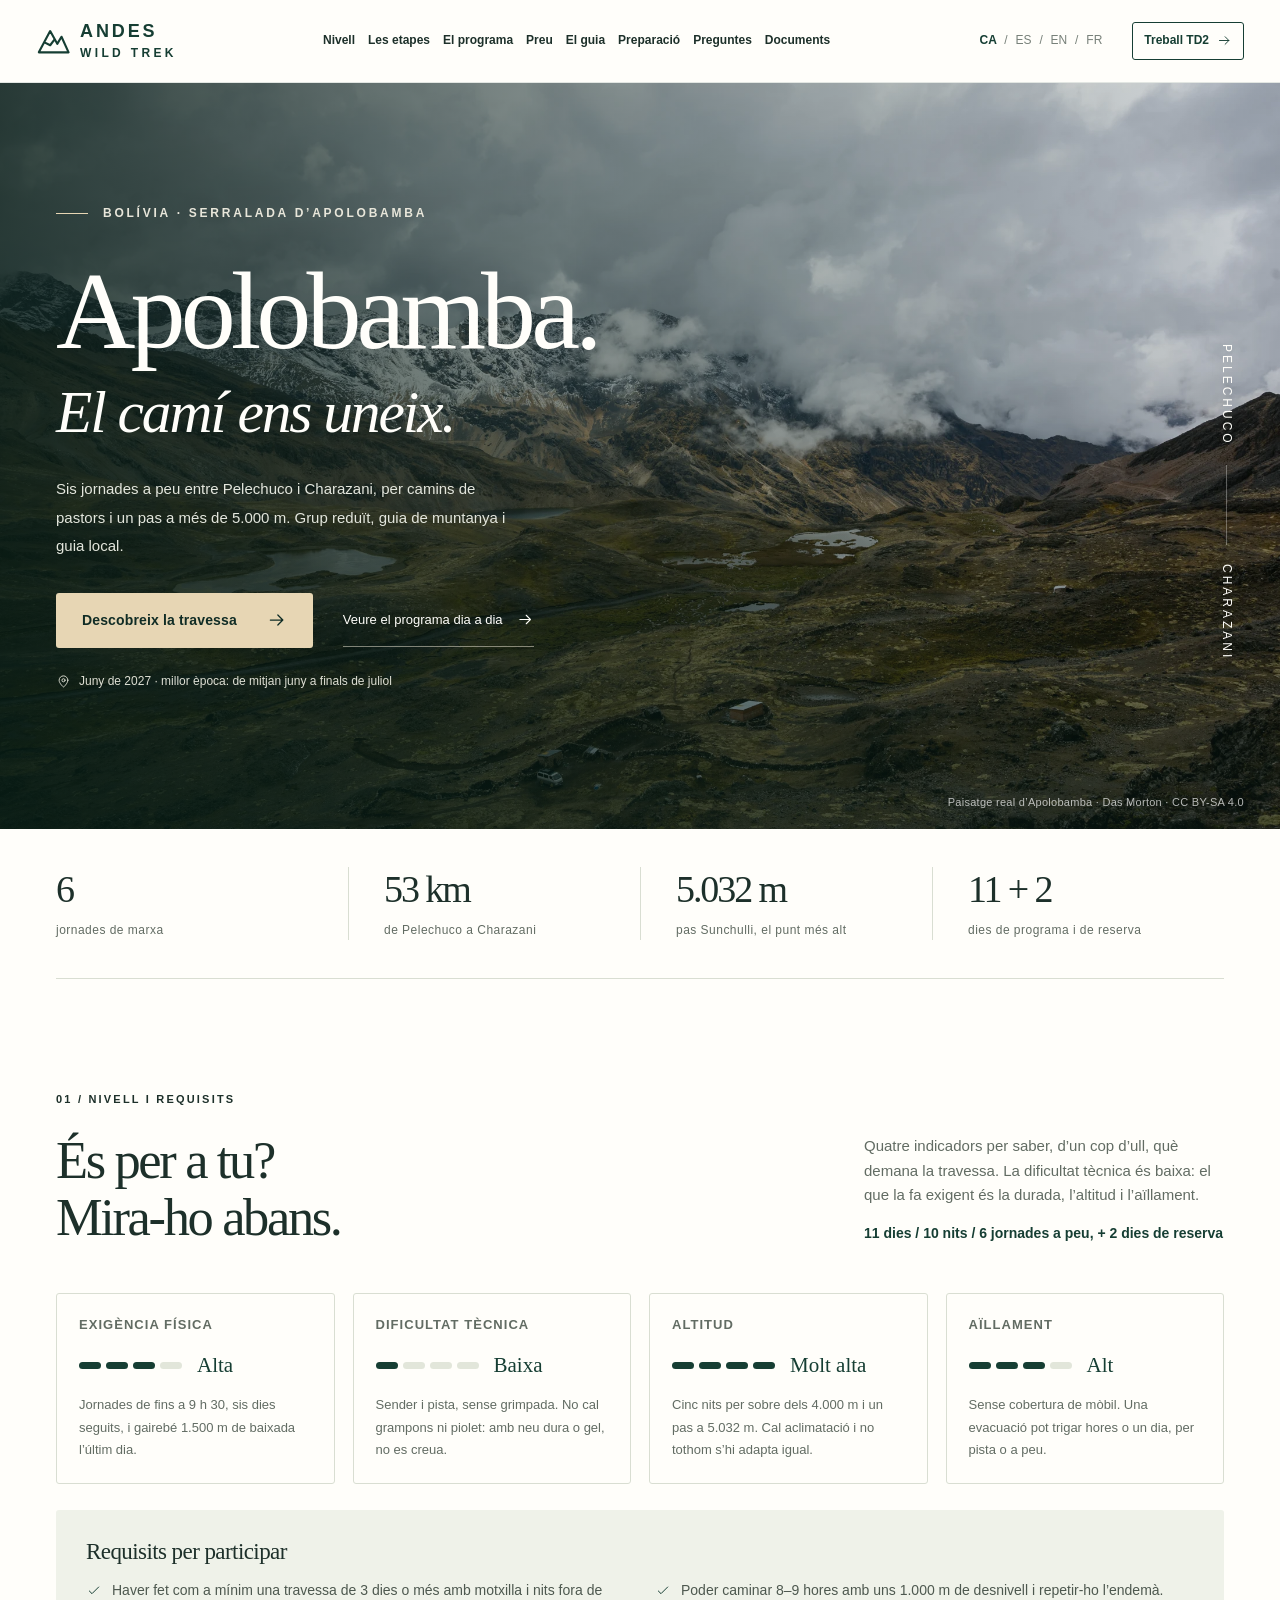
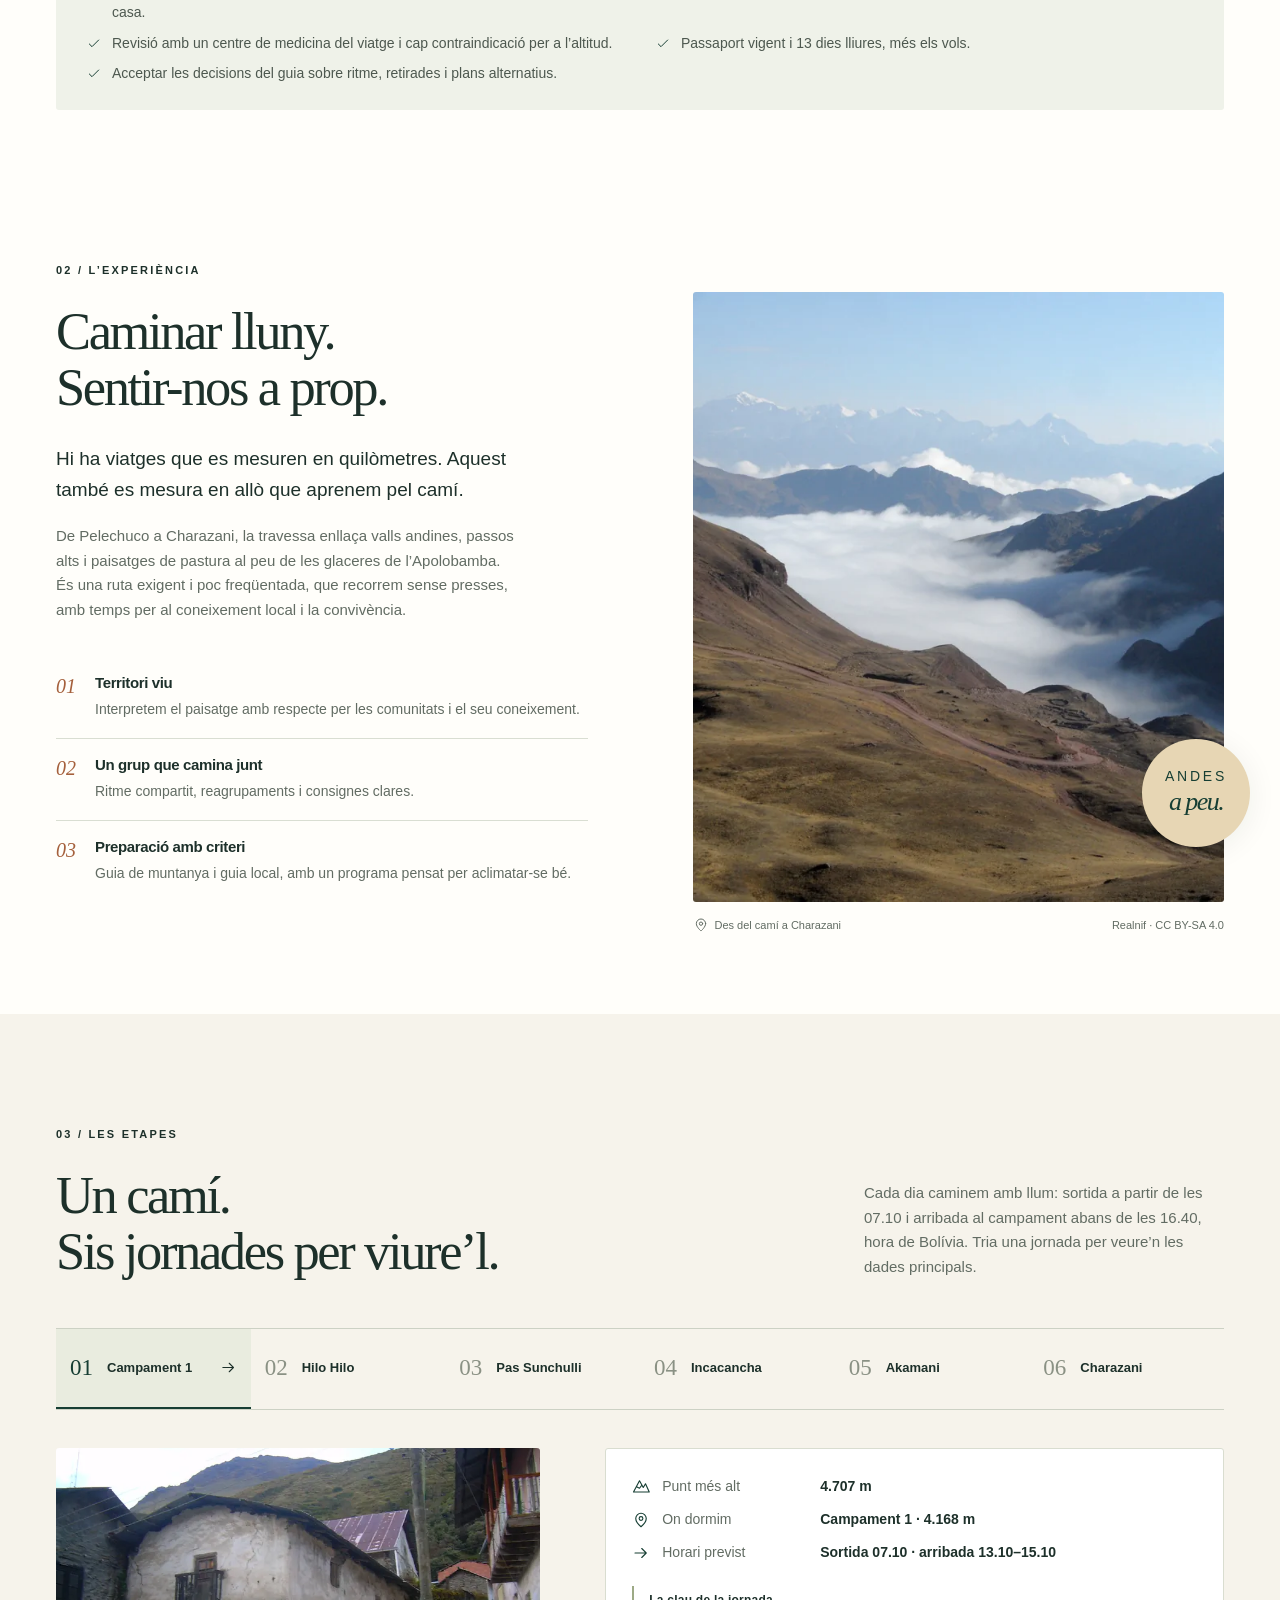
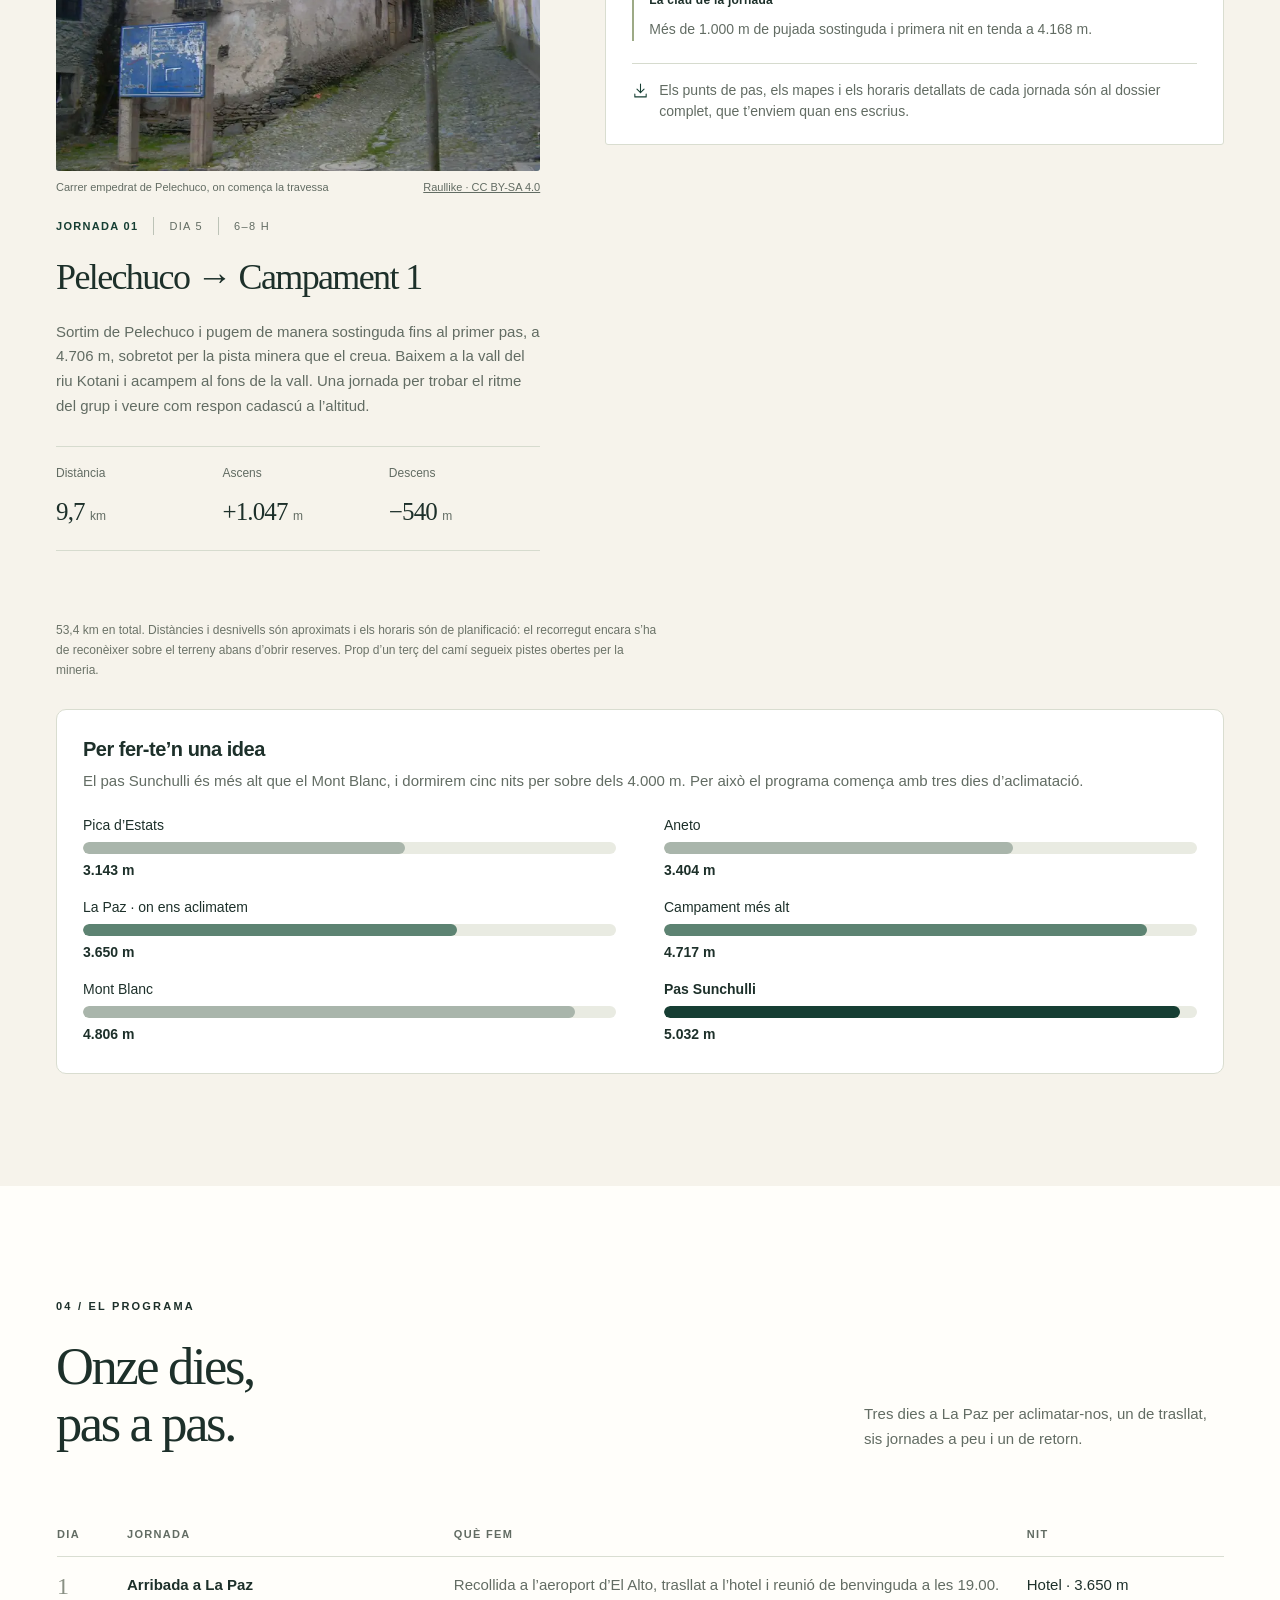
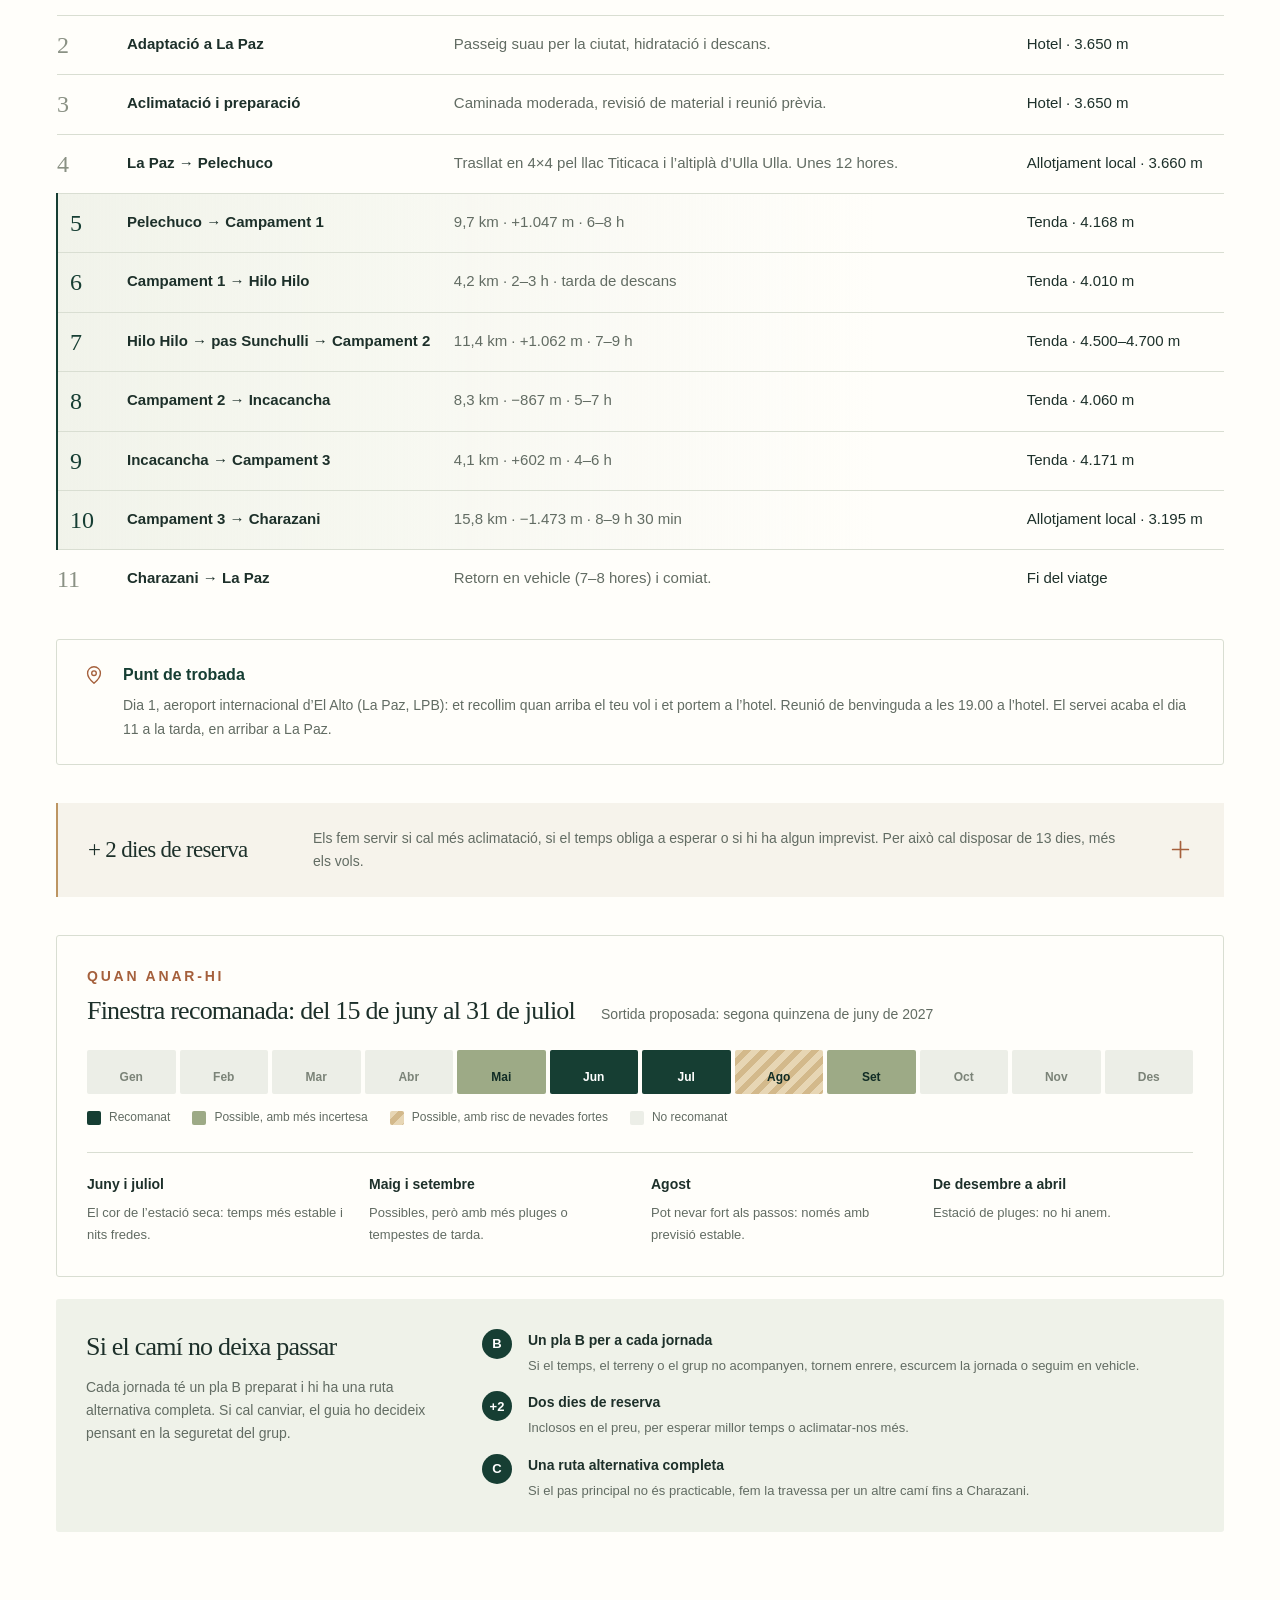
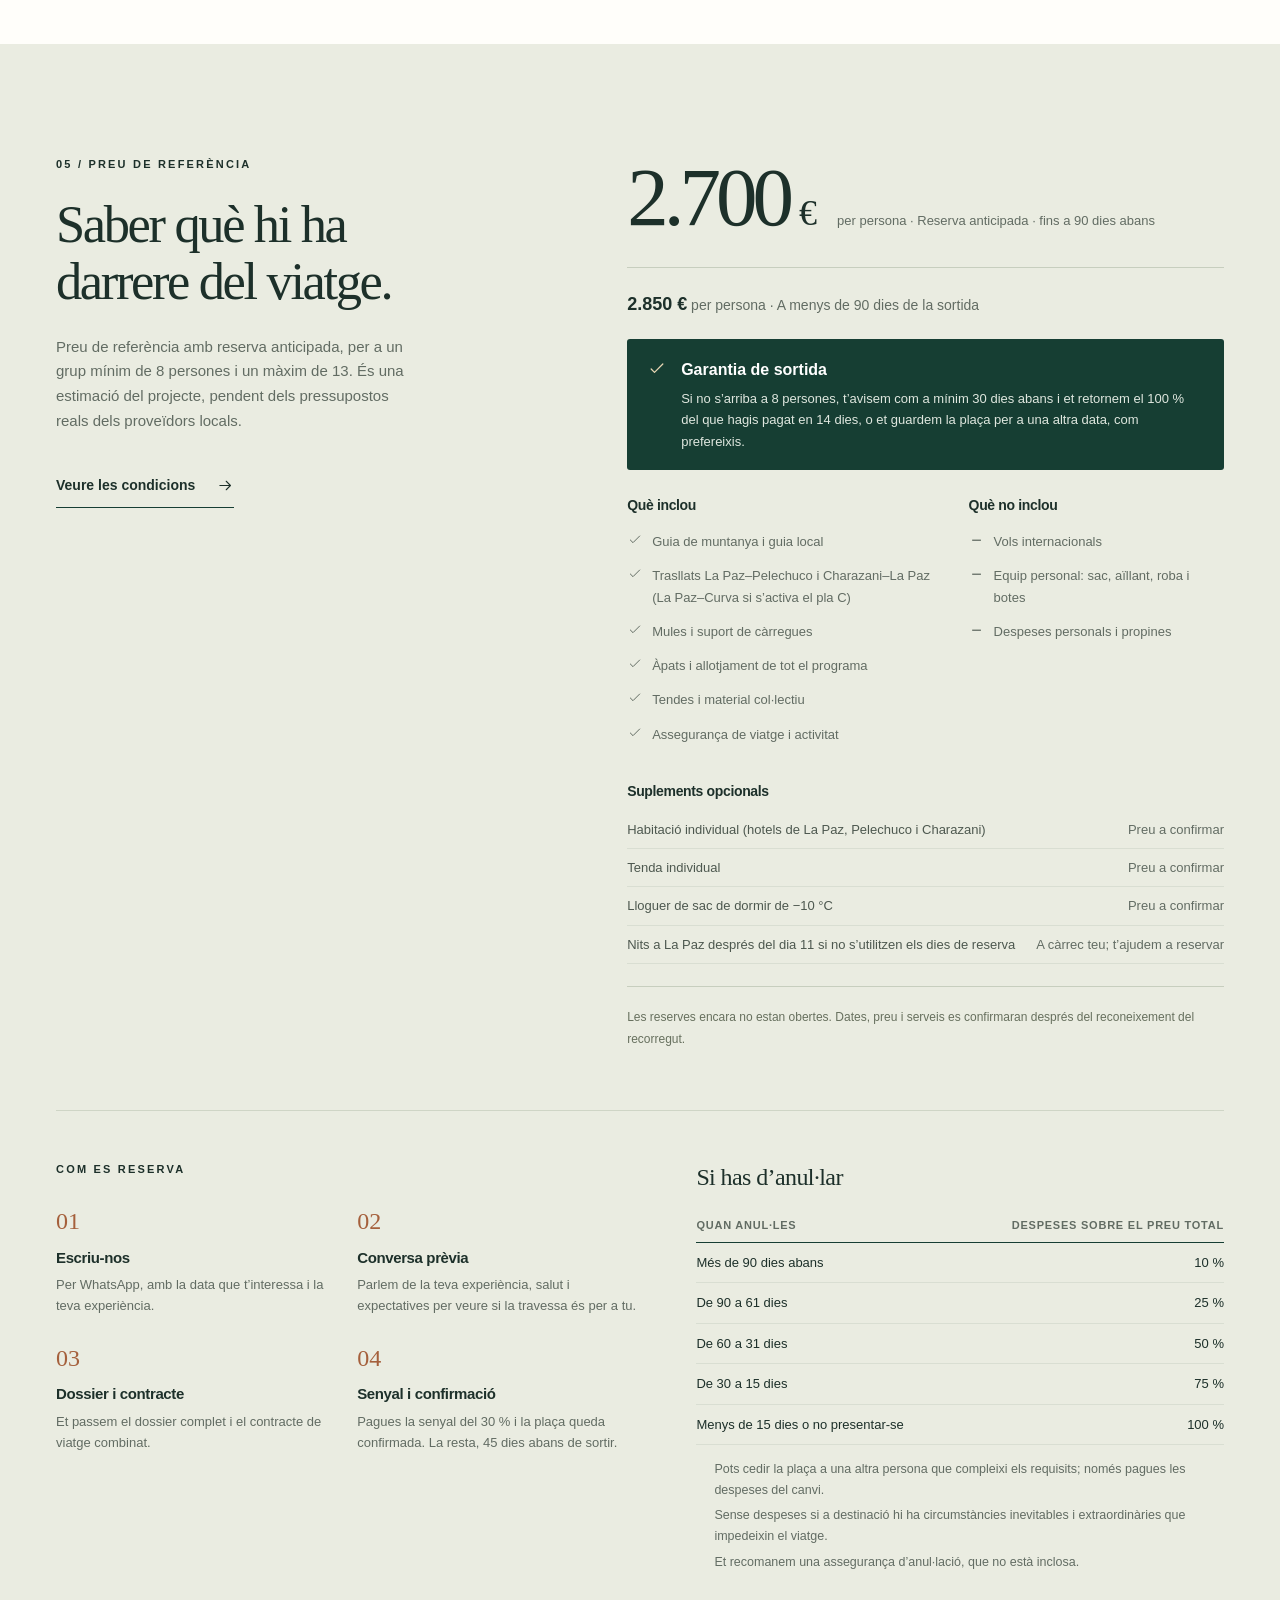
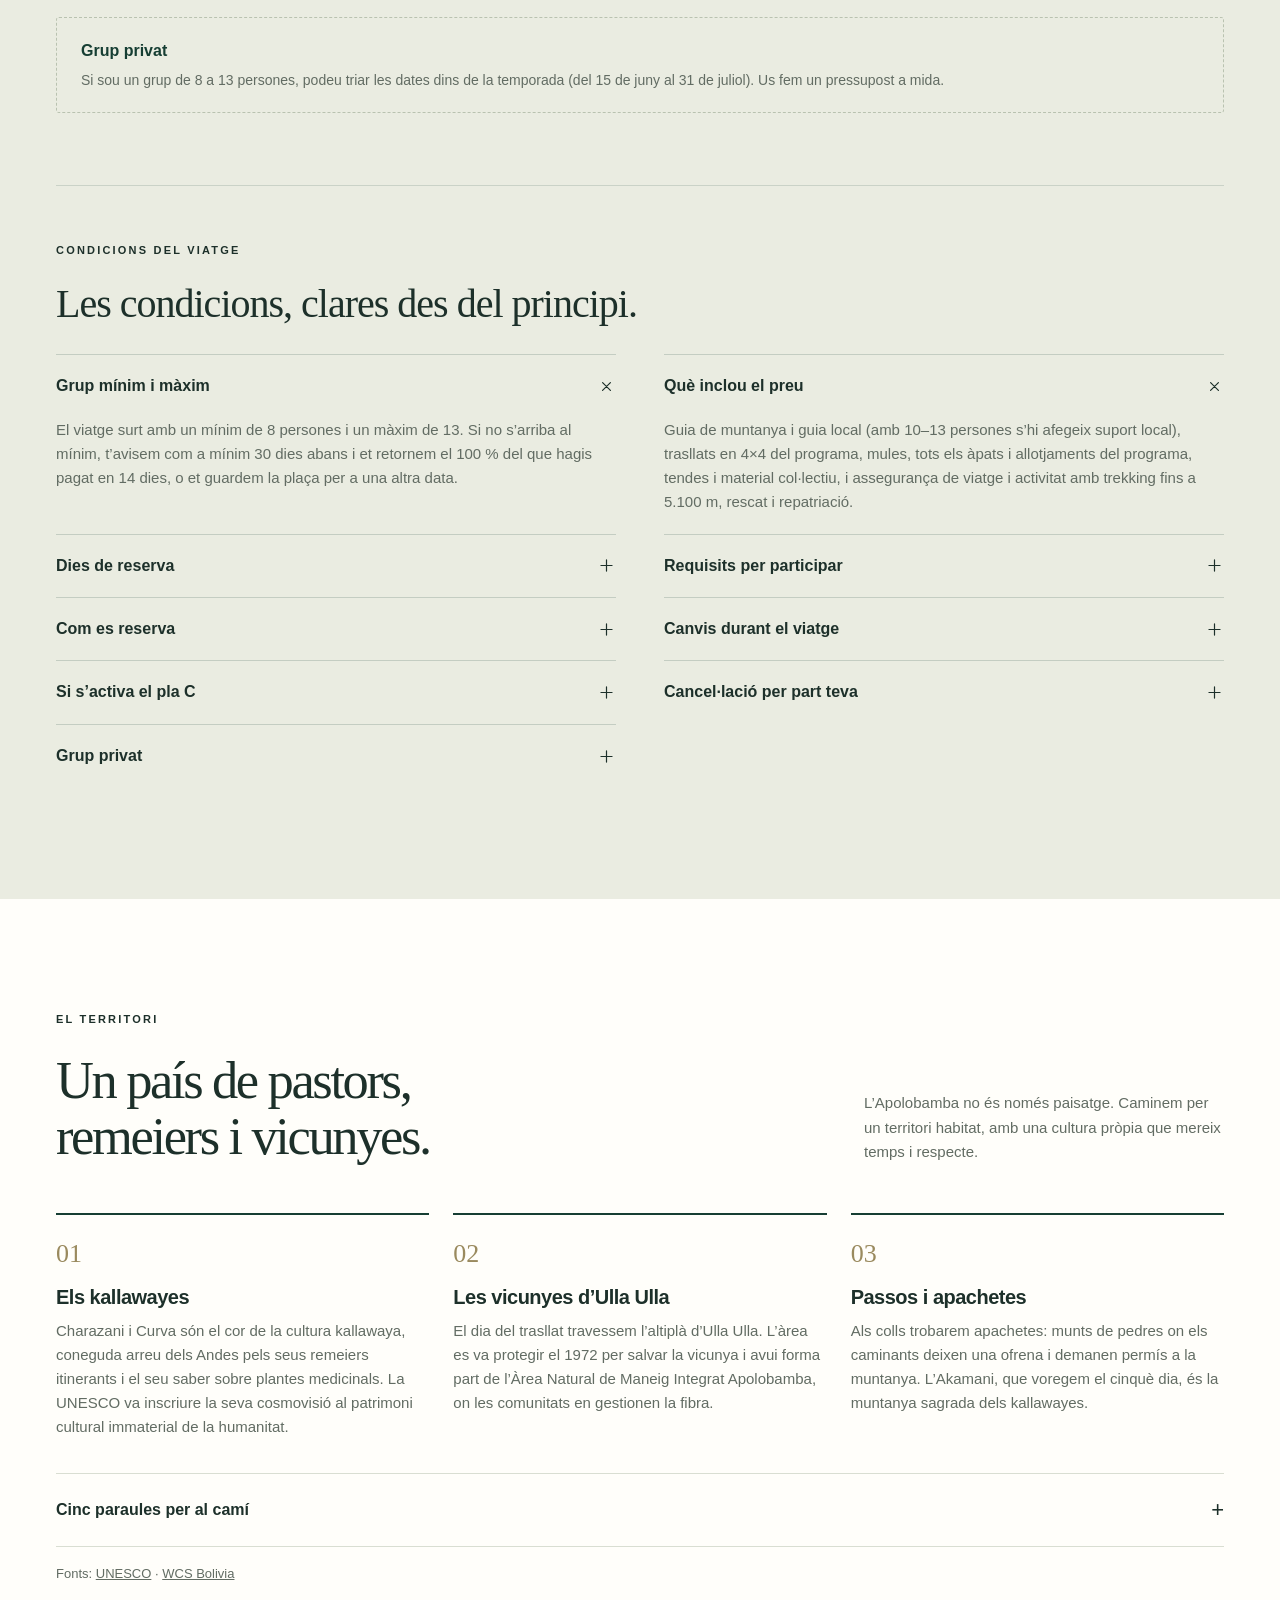
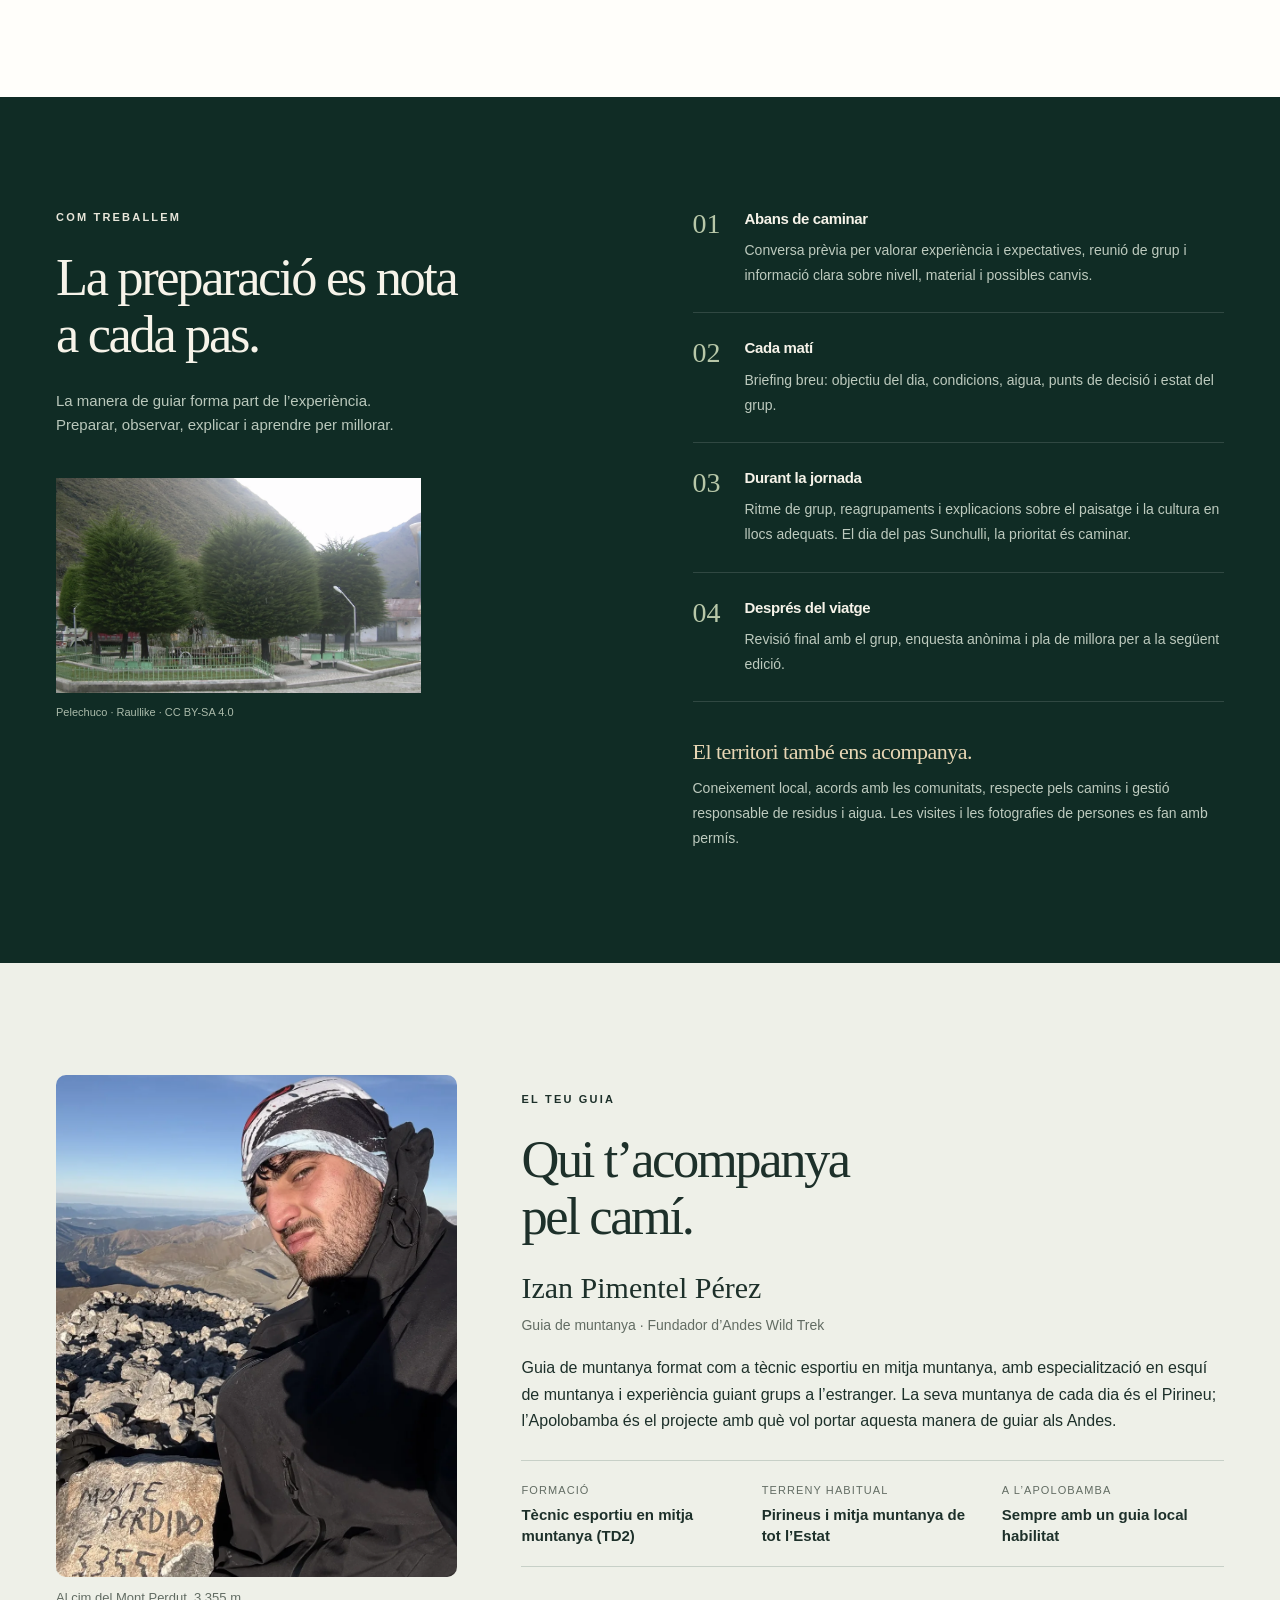
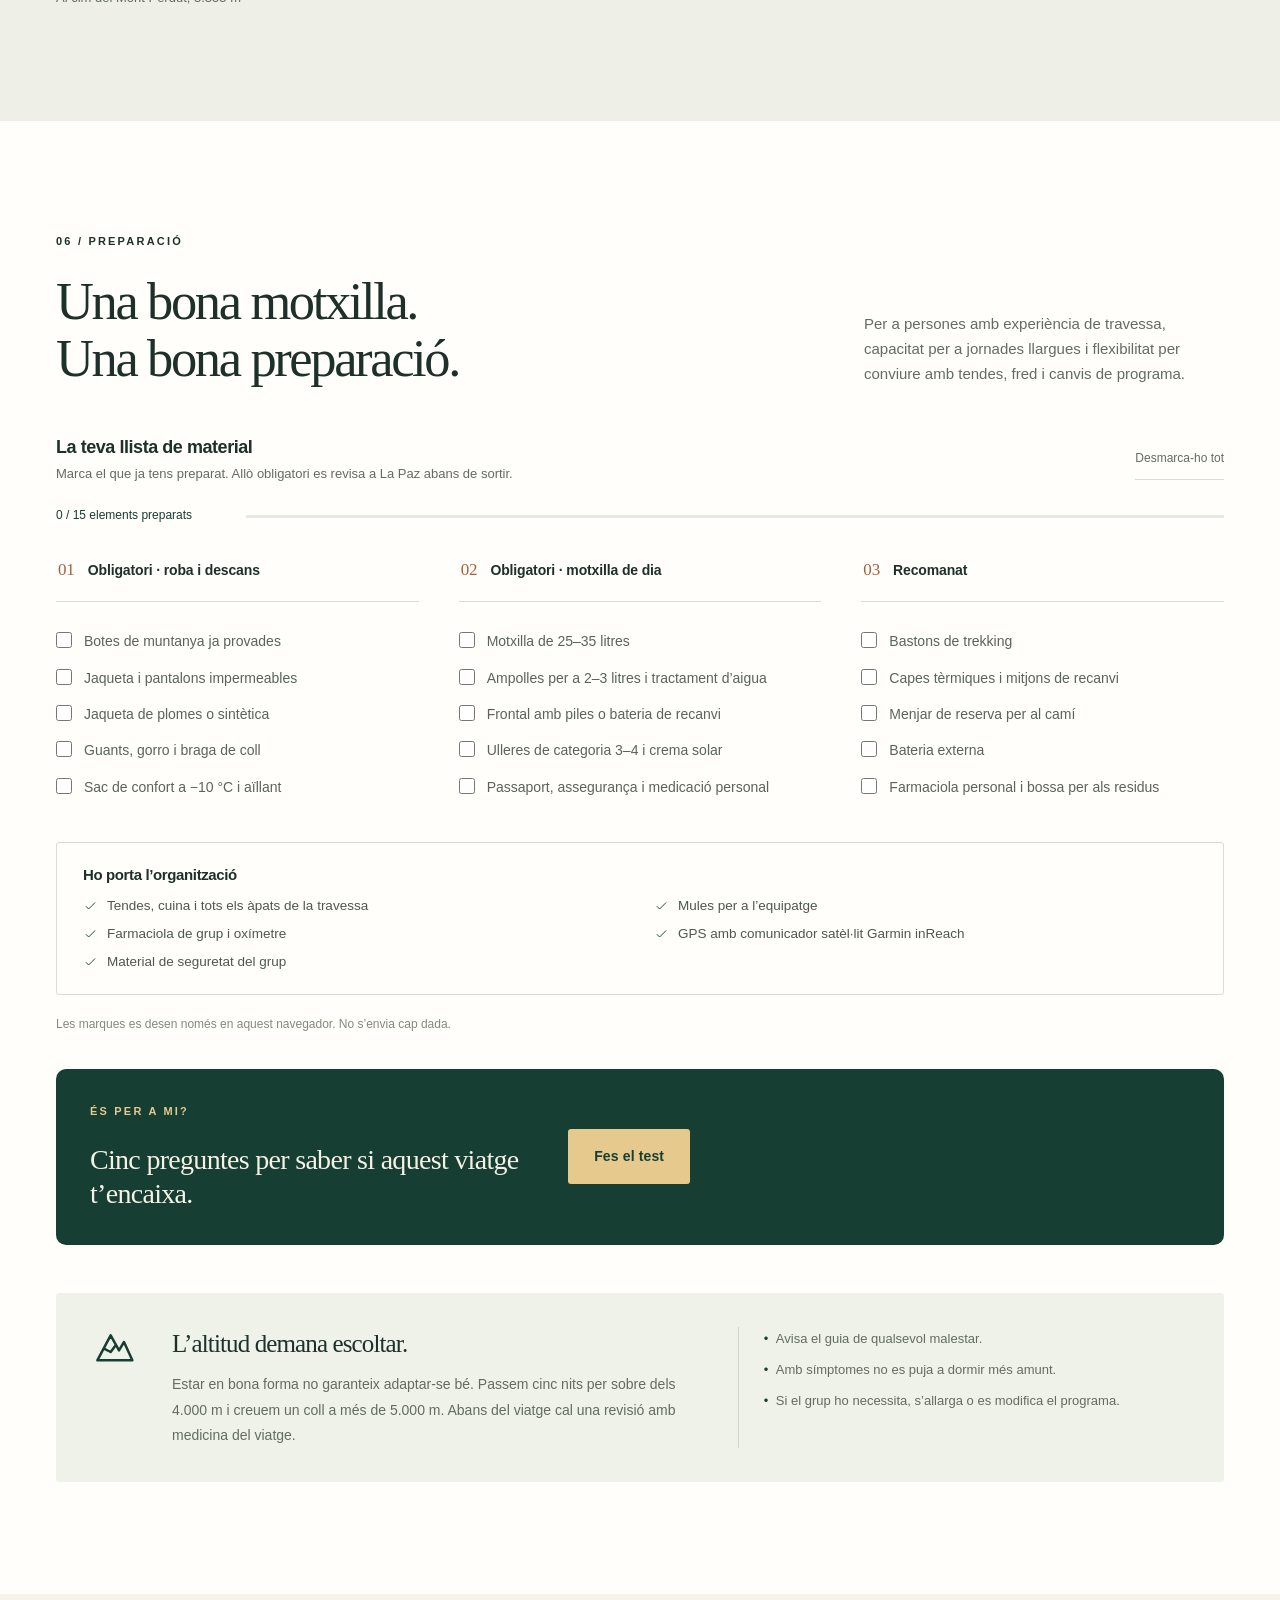
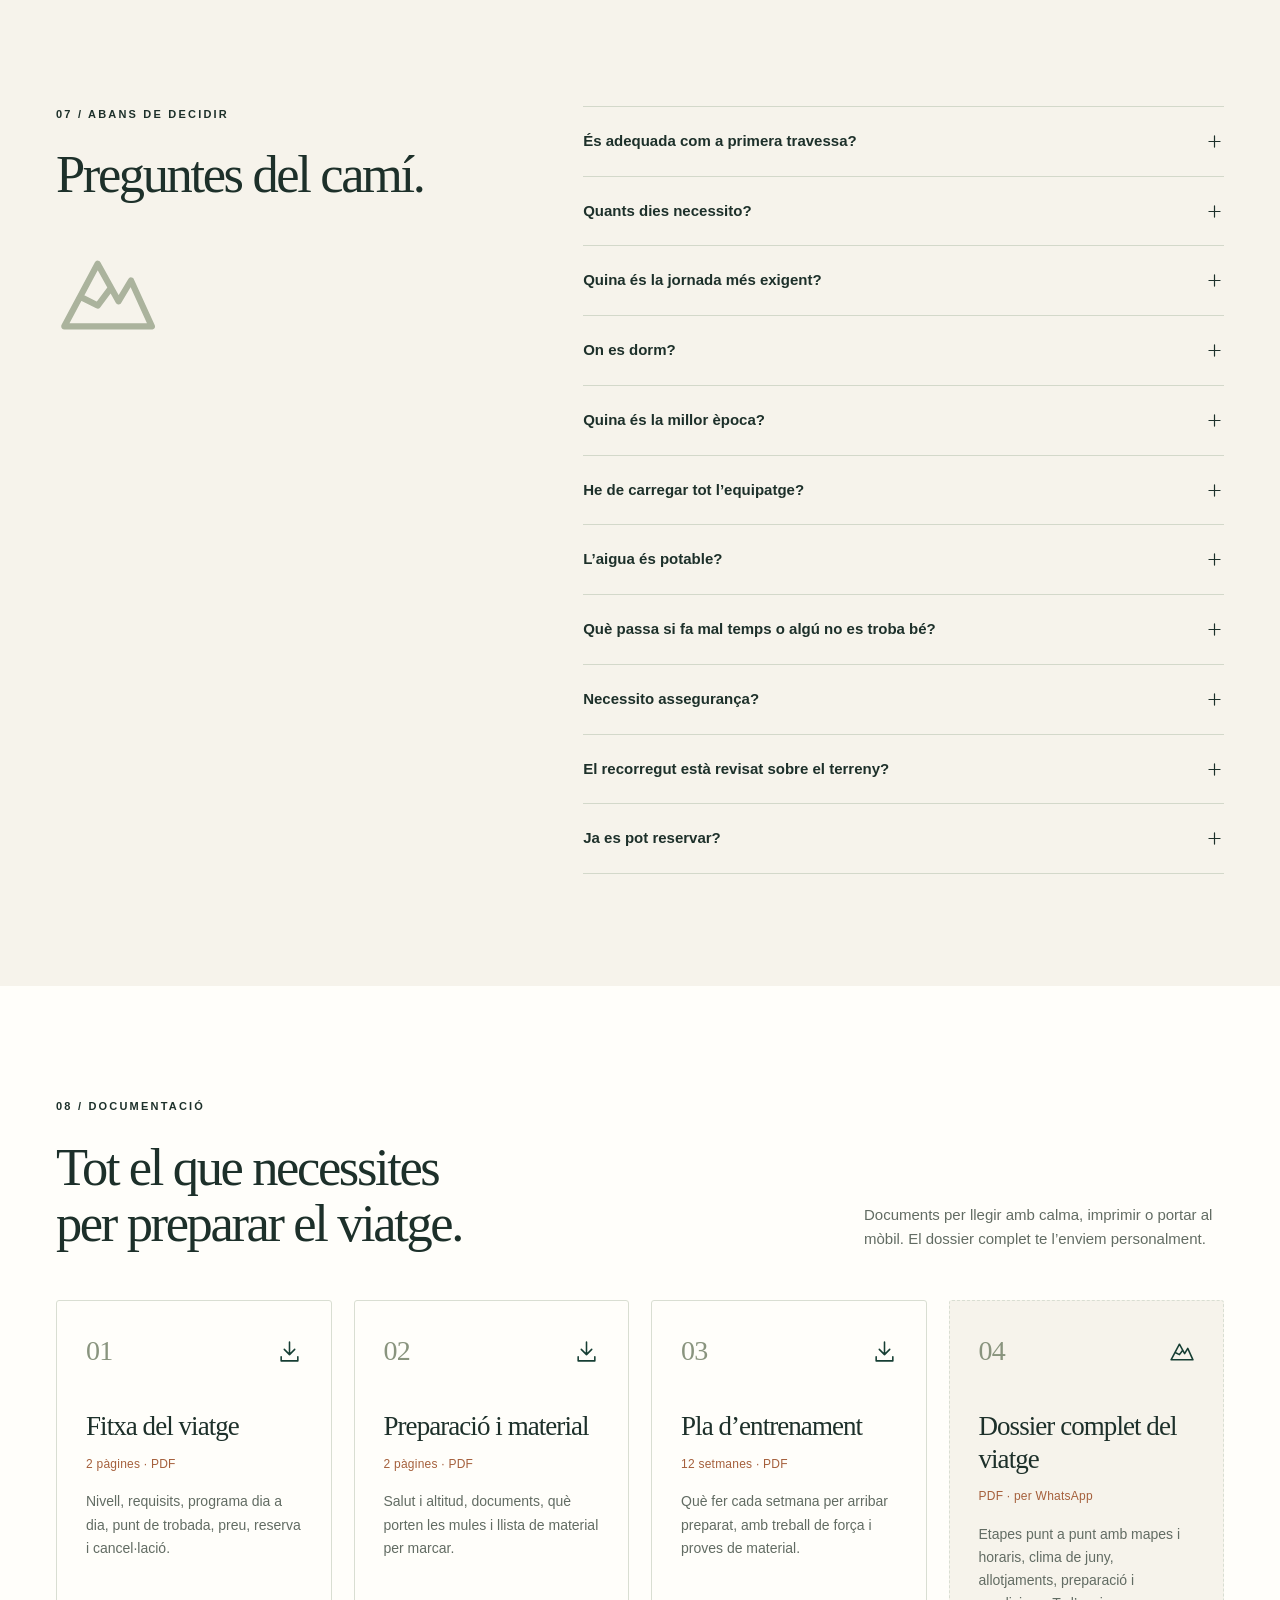
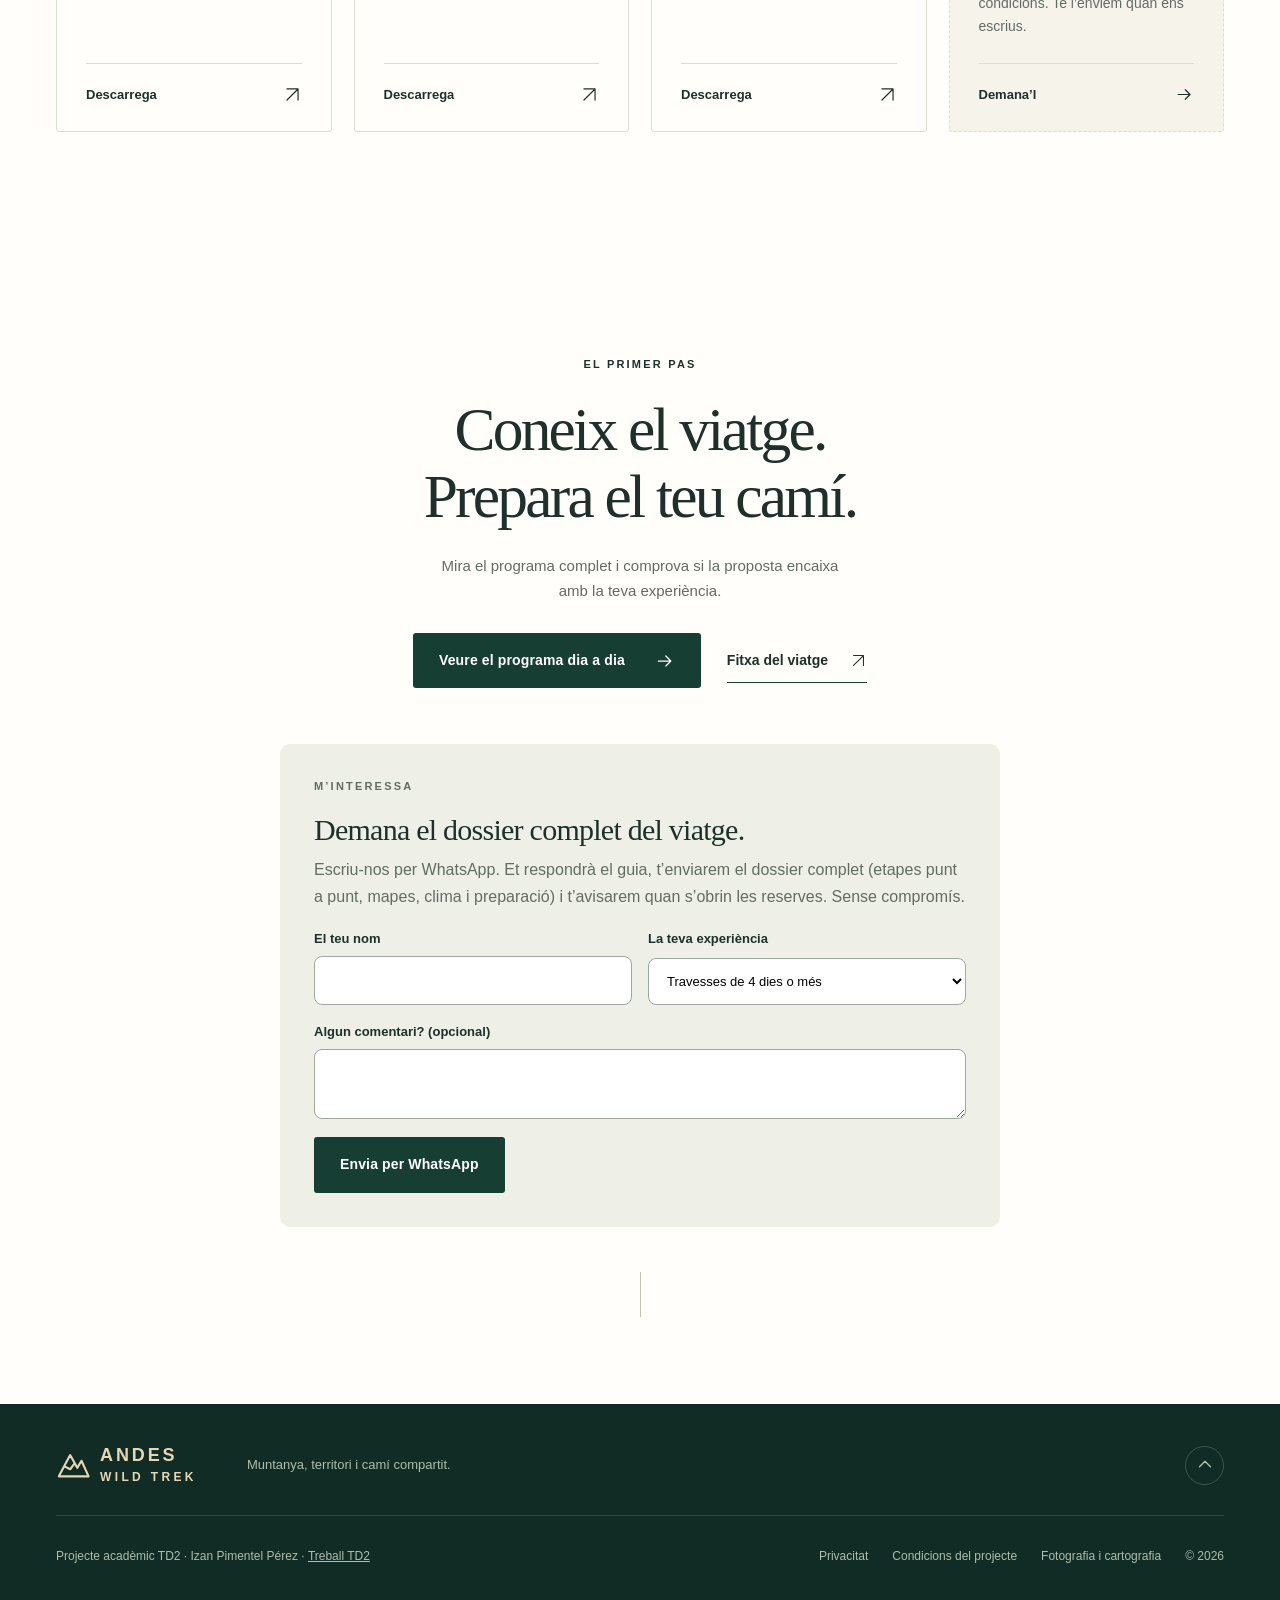
<file: index.html>
<!doctype html>
<html lang="ca"><head><meta charset="utf-8"><script>window.AWT_VERSION="f0729666c7";(function(v){try{fetch('version.txt?t='+Date.now(),{cache:'no-store'}).then(function(r){return r.ok?r.text():''}).then(function(t){t=t.trim();if(!t||t===v)return;var u=new URL(location.href);if(u.searchParams.get('v')===t)return;u.searchParams.set('v',t);location.replace(u.toString());}).catch(function(){});}catch(e){}})(window.AWT_VERSION);</script><meta name="viewport" content="width=device-width,initial-scale=1"><meta name="theme-color" content="#163e33"><meta name="description" content="Travessa de l’Apolobamba amb Andes Wild Trek: sis jornades a peu entre Pelechuco i Charazani (Bolívia). Programa d’11 dies més 2 de reserva, etapes, preparació i dossier complet."><meta property="og:type" content="website"><meta property="og:title" content="Andes Wild Trek · Apolobamba"><meta property="og:description" content="Entre els camins dels pastors i les grans muntanyes. Sis jornades a peu entre Pelechuco i Charazani: etapes, programa i preparació."><meta property="og:url" content="https://7m5n2m6tv8-eng.github.io/apolobamba/"><meta property="og:image" content="https://7m5n2m6tv8-eng.github.io/apolobamba/assets/og.jpg"><meta property="og:image:width" content="1200"><meta property="og:image:height" content="630"><meta name="twitter:card" content="summary_large_image"><meta name="twitter:card" content="summary_large_image"><meta name="color-scheme" content="light"><title>Apolobamba · Andes Wild Trek | Travessa Pelechuco–Charazani</title><link rel="canonical" href="https://7m5n2m6tv8-eng.github.io/apolobamba/"><link rel="icon" type="image/svg+xml" href="assets/favicon.svg"><link rel="preload" as="image" href="assets/apolobamba-landscape.webp" imagesrcset="assets/apolobamba-landscape-small.webp 1000w, assets/apolobamba-landscape.webp 2200w" imagesizes="100vw"><link rel="stylesheet" href="site.css?v=f0729666c7"><script type="application/ld+json">{"@context":"https://schema.org","@type":"TouristTrip","name":"Andes Wild Trek · Apolobamba","description":"Projecte de travessa de sis jornades entre Pelechuco i Charazani, amb aclimatació i preparació. Dates i servei per confirmar.","touristType":"Senderistes amb experiència de travessa","inLanguage":["ca","es"],"url":"https://7m5n2m6tv8-eng.github.io/apolobamba/"}</script><script src="content.js?v=f0729666c7" defer></script><script src="extras.js?v=f0729666c7" defer></script><script src="photo-credits.js?v=f0729666c7" defer></script><script src="site.js?v=f0729666c7" defer></script></head><body><div id="app"><a class="skip" href="#main">Ves al contingut</a>
<header class="header"><div class="nav-wrap"><a class="brand" href="#top" aria-label="Andes Wild Trek"><svg width="34" height="34" viewBox="0 0 24 24" fill="none" stroke="currentColor" stroke-width="1.5" stroke-linecap="round" stroke-linejoin="round" aria-hidden="true"><path d="m2 20 8-15 5 9 3-5 5 11H2Zm4-7 4 2 3-4"/></svg><span>ANDES<small>WILD TREK</small></span></a><nav class="desktop-nav" aria-label="Navegació principal"><a href="#nivell">Nivell</a><a href="#etapes">Les etapes</a><a href="#programa">El programa</a><a href="#pressupost">Preu</a><a href="#guia">El guia</a><a href="#preparacio">Preparació</a><a href="#preguntes">Preguntes</a><a href="#documents">Documents</a></nav><div class="header-actions"><div class="languages" role="group" aria-label="Idioma"><button data-lang="ca" aria-pressed="true" lang="ca">CA</button><span>/</span><button data-lang="es" aria-pressed="false" lang="es">ES</button><span>/</span><button data-lang="en" aria-pressed="false" lang="en">EN</button><span>/</span><button data-lang="fr" aria-pressed="false" lang="fr">FR</button></div><a class="nav-treball" href="treball.html">Treball TD2<svg width="15" height="15" viewBox="0 0 24 24" fill="none" stroke="currentColor" stroke-width="1.5" stroke-linecap="round" stroke-linejoin="round" aria-hidden="true"><path d="M4 12h15m-6-6 6 6-6 6"/></svg></a><button type="button" class="menu-toggle" aria-label="Obre el menú" aria-expanded="false" aria-controls="mobile-nav"><svg width="24" height="24" viewBox="0 0 24 24" fill="none" stroke="currentColor" stroke-width="1.5" stroke-linecap="round" stroke-linejoin="round" aria-hidden="true"><path d="M4 7h16M4 12h16M4 17h16"/></svg></button></div></div><nav id="mobile-nav" hidden aria-label="Obre el menú"><a href="#nivell">Nivell<svg width="20" height="20" viewBox="0 0 24 24" fill="none" stroke="currentColor" stroke-width="1.5" stroke-linecap="round" stroke-linejoin="round" aria-hidden="true"><path d="M4 12h15m-6-6 6 6-6 6"/></svg></a><a href="#etapes">Les etapes<svg width="20" height="20" viewBox="0 0 24 24" fill="none" stroke="currentColor" stroke-width="1.5" stroke-linecap="round" stroke-linejoin="round" aria-hidden="true"><path d="M4 12h15m-6-6 6 6-6 6"/></svg></a><a href="#programa">El programa<svg width="20" height="20" viewBox="0 0 24 24" fill="none" stroke="currentColor" stroke-width="1.5" stroke-linecap="round" stroke-linejoin="round" aria-hidden="true"><path d="M4 12h15m-6-6 6 6-6 6"/></svg></a><a href="#pressupost">Preu<svg width="20" height="20" viewBox="0 0 24 24" fill="none" stroke="currentColor" stroke-width="1.5" stroke-linecap="round" stroke-linejoin="round" aria-hidden="true"><path d="M4 12h15m-6-6 6 6-6 6"/></svg></a><a href="#guia">El guia<svg width="20" height="20" viewBox="0 0 24 24" fill="none" stroke="currentColor" stroke-width="1.5" stroke-linecap="round" stroke-linejoin="round" aria-hidden="true"><path d="M4 12h15m-6-6 6 6-6 6"/></svg></a><a href="#preparacio">Preparació<svg width="20" height="20" viewBox="0 0 24 24" fill="none" stroke="currentColor" stroke-width="1.5" stroke-linecap="round" stroke-linejoin="round" aria-hidden="true"><path d="M4 12h15m-6-6 6 6-6 6"/></svg></a><a href="#preguntes">Preguntes<svg width="20" height="20" viewBox="0 0 24 24" fill="none" stroke="currentColor" stroke-width="1.5" stroke-linecap="round" stroke-linejoin="round" aria-hidden="true"><path d="M4 12h15m-6-6 6 6-6 6"/></svg></a><a href="#documents">Documents<svg width="20" height="20" viewBox="0 0 24 24" fill="none" stroke="currentColor" stroke-width="1.5" stroke-linecap="round" stroke-linejoin="round" aria-hidden="true"><path d="M4 12h15m-6-6 6 6-6 6"/></svg></a><a class="mobile-treball" href="treball.html">Treball TD2<svg width="20" height="20" viewBox="0 0 24 24" fill="none" stroke="currentColor" stroke-width="1.5" stroke-linecap="round" stroke-linejoin="round" aria-hidden="true"><path d="M4 12h15m-6-6 6 6-6 6"/></svg></a></nav></header>
<main id="main"><section class="hero" id="top"><img class="hero-photo" src="assets/apolobamba-landscape.webp" srcset="assets/apolobamba-landscape-small.webp 1000w, assets/apolobamba-landscape.webp 2200w" sizes="100vw" alt="Vall i muntanyes nevades de l’Apolobamba" width="2200" height="1467" fetchpriority="high"><div class="hero-gradient"></div><div class="hero-content wrap"><p class="eyebrow light"><span class="small-line"></span>BOLÍVIA · SERRALADA D’APOLOBAMBA</p><h1>Apolobamba.<em>El camí ens uneix.</em></h1><p class="hero-intro">Sis jornades a peu entre Pelechuco i Charazani, per camins de pastors i un pas a més de 5.000 m. Grup reduït, guia de muntanya i guia local.</p><div class="hero-actions"><a class="button button-sand" href="#etapes">Descobreix la travessa<svg width="20" height="20" viewBox="0 0 24 24" fill="none" stroke="currentColor" stroke-width="1.5" stroke-linecap="round" stroke-linejoin="round" aria-hidden="true"><path d="M4 12h15m-6-6 6 6-6 6"/></svg></a><a class="hero-text-link" href="#programa">Veure el programa dia a dia<svg width="17" height="17" viewBox="0 0 24 24" fill="none" stroke="currentColor" stroke-width="1.5" stroke-linecap="round" stroke-linejoin="round" aria-hidden="true"><path d="M4 12h15m-6-6 6 6-6 6"/></svg></a></div><p class="hero-date"><svg width="15" height="15" viewBox="0 0 24 24" fill="none" stroke="currentColor" stroke-width="1.5" stroke-linecap="round" stroke-linejoin="round" aria-hidden="true"><path d="M19 10c0 5-7 11-7 11S5 15 5 10a7 7 0 1 1 14 0Z"/><circle cx="12" cy="10" r="2.5"/></svg>Juny de 2027 · millor època: de mitjan juny a finals de juliol</p></div><div class="hero-side" aria-hidden="true"><span>PELECHUCO</span><span class="vertical-line"></span><span>CHARAZANI</span></div><a class="photo-credit" href="https://commons.wikimedia.org/wiki/File:Apolobamba_16.jpg" target="_blank" rel="noopener noreferrer">Paisatge real d’Apolobamba · Das Morton · CC BY-SA 4.0</a></section>
<section class="facts wrap" aria-label="La travessa en xifres"><div><strong>6</strong><span>jornades de marxa</span></div><div><strong>53 km</strong><span>de Pelechuco a Charazani</span></div><div><strong>5.032 m</strong><span>pas Sunchulli, el punt més alt</span></div><div><strong>11 + 2</strong><span>dies de programa i de reserva</span></div></section>
<section class="level section wrap" id="nivell"><div class="section-heading"><div><p class="eyebrow">01 / NIVELL I REQUISITS</p><h2>És per a tu?<br>Mira-ho abans.</h2></div><p class="section-intro">Quatre indicadors per saber, d’un cop d’ull, què demana la travessa. La dificultat tècnica és baixa: el que la fa exigent és la durada, l’altitud i l’aïllament.<strong class="level-duration">11 dies / 10 nits / 6 jornades a peu, + 2 dies de reserva</strong></p></div><div class="level-grid"><article><h3>Exigència física</h3><div class="level-dots" role="img" aria-label="Exigència física: Alta (3/4)"><i class="on"></i><i class="on"></i><i class="on"></i><i class=""></i><span>Alta</span></div><p>Jornades de fins a 9 h 30, sis dies seguits, i gairebé 1.500 m de baixada l’últim dia.</p></article><article><h3>Dificultat tècnica</h3><div class="level-dots" role="img" aria-label="Dificultat tècnica: Baixa (1/4)"><i class="on"></i><i class=""></i><i class=""></i><i class=""></i><span>Baixa</span></div><p>Sender i pista, sense grimpada. No cal grampons ni piolet: amb neu dura o gel, no es creua.</p></article><article><h3>Altitud</h3><div class="level-dots" role="img" aria-label="Altitud: Molt alta (4/4)"><i class="on"></i><i class="on"></i><i class="on"></i><i class="on"></i><span>Molt alta</span></div><p>Cinc nits per sobre dels 4.000 m i un pas a 5.032 m. Cal aclimatació i no tothom s’hi adapta igual.</p></article><article><h3>Aïllament</h3><div class="level-dots" role="img" aria-label="Aïllament: Alt (3/4)"><i class="on"></i><i class="on"></i><i class="on"></i><i class=""></i><span>Alt</span></div><p>Sense cobertura de mòbil. Una evacuació pot trigar hores o un dia, per pista o a peu.</p></article></div><div class="reqs"><h3>Requisits per participar</h3><ul><li><svg width="16" height="16" viewBox="0 0 24 24" fill="none" stroke="currentColor" stroke-width="1.5" stroke-linecap="round" stroke-linejoin="round" aria-hidden="true"><path d="m5 12 4 4L19 6"/></svg>Haver fet com a mínim una travessa de 3 dies o més amb motxilla i nits fora de casa.</li><li><svg width="16" height="16" viewBox="0 0 24 24" fill="none" stroke="currentColor" stroke-width="1.5" stroke-linecap="round" stroke-linejoin="round" aria-hidden="true"><path d="m5 12 4 4L19 6"/></svg>Poder caminar 8–9 hores amb uns 1.000 m de desnivell i repetir-ho l’endemà.</li><li><svg width="16" height="16" viewBox="0 0 24 24" fill="none" stroke="currentColor" stroke-width="1.5" stroke-linecap="round" stroke-linejoin="round" aria-hidden="true"><path d="m5 12 4 4L19 6"/></svg>Revisió amb un centre de medicina del viatge i cap contraindicació per a l’altitud.</li><li><svg width="16" height="16" viewBox="0 0 24 24" fill="none" stroke="currentColor" stroke-width="1.5" stroke-linecap="round" stroke-linejoin="round" aria-hidden="true"><path d="m5 12 4 4L19 6"/></svg>Passaport vigent i 13 dies lliures, més els vols.</li><li><svg width="16" height="16" viewBox="0 0 24 24" fill="none" stroke="currentColor" stroke-width="1.5" stroke-linecap="round" stroke-linejoin="round" aria-hidden="true"><path d="m5 12 4 4L19 6"/></svg>Acceptar les decisions del guia sobre ritme, retirades i plans alternatius.</li></ul></div></section>
<section class="story section wrap" id="experiencia"><div class="story-main"><p class="eyebrow">02 / L’EXPERIÈNCIA</p><h2>Caminar lluny.<br>Sentir-nos a prop.</h2><p class="lead">Hi ha viatges que es mesuren en quilòmetres. Aquest també es mesura en allò que aprenem pel camí.</p><p class="muted">De Pelechuco a Charazani, la travessa enllaça valls andines, passos alts i paisatges de pastura al peu de les glaceres de l’Apolobamba. És una ruta exigent i poc freqüentada, que recorrem sense presses, amb temps per al coneixement local i la convivència.</p><div class="story-values"><div><span>01</span><article><h3>Territori viu</h3><p>Interpretem el paisatge amb respecte per les comunitats i el seu coneixement.</p></article></div><div><span>02</span><article><h3>Un grup que camina junt</h3><p>Ritme compartit, reagrupaments i consignes clares.</p></article></div><div><span>03</span><article><h3>Preparació amb criteri</h3><p>Guia de muntanya i guia local, amb un programa pensat per aclimatar-se bé.</p></article></div></div></div><figure class="story-visual"><img src="assets/apolobamba-range.webp" srcset="assets/apolobamba-range-small.webp 1000w, assets/apolobamba-range.webp 2200w" sizes="(max-width:800px) 90vw, 45vw" alt="Núvols entre les muntanyes de l’Apolobamba, vistos des del camí a Charazani" width="2200" height="1650" loading="lazy"><figcaption><span><svg width="16" height="16" viewBox="0 0 24 24" fill="none" stroke="currentColor" stroke-width="1.5" stroke-linecap="round" stroke-linejoin="round" aria-hidden="true"><path d="M19 10c0 5-7 11-7 11S5 15 5 10a7 7 0 1 1 14 0Z"/><circle cx="12" cy="10" r="2.5"/></svg>Des del camí a Charazani</span><span>Realnif · CC BY-SA 4.0</span></figcaption><div class="visual-stamp" aria-hidden="true">ANDES<br><em>a peu.</em></div></figure></section>
<section class="route-section section" id="etapes"><div class="wrap"><div class="section-heading"><div><p class="eyebrow">03 / LES ETAPES</p><h2>Un camí.<br>Sis jornades per viure’l.</h2></div><p class="section-intro">Cada dia caminem amb llum: sortida a partir de les 07.10 i arribada al campament abans de les 16.40, hora de Bolívia. Tria una jornada per veure’n les dades principals.</p></div><div class="stage-tabs" role="tablist" aria-label="03 / LES ETAPES"><button type="button" role="tab" id="stage-tab-0" data-stage="0" aria-selected="true" aria-controls="stage-panel" tabindex="0"><span>01</span><span>Campament 1</span><svg width="17" height="17" viewBox="0 0 24 24" fill="none" stroke="currentColor" stroke-width="1.5" stroke-linecap="round" stroke-linejoin="round" aria-hidden="true"><path d="M4 12h15m-6-6 6 6-6 6"/></svg></button><button type="button" role="tab" id="stage-tab-1" data-stage="1" aria-selected="false" aria-controls="stage-panel" tabindex="-1"><span>02</span><span>Hilo Hilo</span><svg width="17" height="17" viewBox="0 0 24 24" fill="none" stroke="currentColor" stroke-width="1.5" stroke-linecap="round" stroke-linejoin="round" aria-hidden="true"><path d="M4 12h15m-6-6 6 6-6 6"/></svg></button><button type="button" role="tab" id="stage-tab-2" data-stage="2" aria-selected="false" aria-controls="stage-panel" tabindex="-1"><span>03</span><span>Pas Sunchulli</span><svg width="17" height="17" viewBox="0 0 24 24" fill="none" stroke="currentColor" stroke-width="1.5" stroke-linecap="round" stroke-linejoin="round" aria-hidden="true"><path d="M4 12h15m-6-6 6 6-6 6"/></svg></button><button type="button" role="tab" id="stage-tab-3" data-stage="3" aria-selected="false" aria-controls="stage-panel" tabindex="-1"><span>04</span><span>Incacancha</span><svg width="17" height="17" viewBox="0 0 24 24" fill="none" stroke="currentColor" stroke-width="1.5" stroke-linecap="round" stroke-linejoin="round" aria-hidden="true"><path d="M4 12h15m-6-6 6 6-6 6"/></svg></button><button type="button" role="tab" id="stage-tab-4" data-stage="4" aria-selected="false" aria-controls="stage-panel" tabindex="-1"><span>05</span><span>Akamani</span><svg width="17" height="17" viewBox="0 0 24 24" fill="none" stroke="currentColor" stroke-width="1.5" stroke-linecap="round" stroke-linejoin="round" aria-hidden="true"><path d="M4 12h15m-6-6 6 6-6 6"/></svg></button><button type="button" role="tab" id="stage-tab-5" data-stage="5" aria-selected="false" aria-controls="stage-panel" tabindex="-1"><span>06</span><span>Charazani</span><svg width="17" height="17" viewBox="0 0 24 24" fill="none" stroke="currentColor" stroke-width="1.5" stroke-linecap="round" stroke-linejoin="round" aria-hidden="true"><path d="M4 12h15m-6-6 6 6-6 6"/></svg></button></div><div id="stage-panel" class="stage-panel" role="tabpanel" aria-labelledby="stage-tab-0" tabindex="0"><div class="stage-copy"><figure class="stage-photo"><img src="assets/jornada-1-small.webp" srcset="assets/jornada-1-small.webp 800w, assets/jornada-1.webp 1600w" sizes="(max-width:800px) 90vw, 46vw" alt="Carrer empedrat de Pelechuco, on comença la travessa" width="1600" height="1200" loading="lazy" decoding="async"><figcaption><span>Carrer empedrat de Pelechuco, on comença la travessa</span><a href="https://commons.wikimedia.org/wiki/File:Pelechuco.jpg" target="_blank" rel="noopener noreferrer">Raullike · CC BY-SA 4.0</a></figcaption></figure><div class="stage-kicker"><span>Jornada 01</span><span>Dia 5</span><span>6–8 h</span></div><h3>Pelechuco → Campament 1</h3><p>Sortim de Pelechuco i pugem de manera sostinguda fins al primer pas, a 4.706 m, sobretot per la pista minera que el creua. Baixem a la vall del riu Kotani i acampem al fons de la vall. Una jornada per trobar el ritme del grup i veure com respon cadascú a l’altitud.</p><dl class="stage-metrics"><div><dt>Distància</dt><dd>9,7 <small>km</small></dd></div><div><dt>Ascens</dt><dd>+1.047 <small>m</small></dd></div><div><dt>Descens</dt><dd>−540 <small>m</small></dd></div></dl></div><div class="stage-side"><ul class="stage-facts"><li><svg width="18" height="18" viewBox="0 0 24 24" fill="none" stroke="currentColor" stroke-width="1.5" stroke-linecap="round" stroke-linejoin="round" aria-hidden="true"><path d="m2 20 8-15 5 9 3-5 5 11H2Zm4-7 4 2 3-4"/></svg><span>Punt més alt</span><b>4.707 m</b></li><li><svg width="18" height="18" viewBox="0 0 24 24" fill="none" stroke="currentColor" stroke-width="1.5" stroke-linecap="round" stroke-linejoin="round" aria-hidden="true"><path d="M19 10c0 5-7 11-7 11S5 15 5 10a7 7 0 1 1 14 0Z"/><circle cx="12" cy="10" r="2.5"/></svg><span>On dormim</span><b>Campament 1 · 4.168 m</b></li><li><svg width="18" height="18" viewBox="0 0 24 24" fill="none" stroke="currentColor" stroke-width="1.5" stroke-linecap="round" stroke-linejoin="round" aria-hidden="true"><path d="M4 12h15m-6-6 6 6-6 6"/></svg><span>Horari previst</span><b>Sortida 07.10 · arribada 13.10–15.10</b></li></ul><div class="stage-focus "><strong>La clau de la jornada</strong><p>Més de 1.000 m de pujada sostinguda i primera nit en tenda a 4.168 m.</p></div><p class="stage-dossier"><svg width="17" height="17" viewBox="0 0 24 24" fill="none" stroke="currentColor" stroke-width="1.5" stroke-linecap="round" stroke-linejoin="round" aria-hidden="true"><path d="M12 3v12m-5-5 5 5 5-5M4 17v4h16v-4"/></svg><span>Els punts de pas, els mapes i els horaris detallats de cada jornada són al dossier complet, que t’enviem quan ens escrius.</span></p></div></div><div class="route-notes"><p>53,4 km en total. Distàncies i desnivells són aproximats i els horaris són de planificació: el recorregut encara s’ha de reconèixer sobre el terreny abans d’obrir reserves. Prop d’un terç del camí segueix pistes obertes per la mineria.</p></div><div class="cmp-card"><h3>Per fer-te’n una idea</h3><p>El pas Sunchulli és més alt que el Mont Blanc, i dormirem cinc nits per sobre dels 4.000 m. Per això el programa comença amb tres dies d’aclimatació.</p><ul class="cmp"><li class="k0"><span>Pica d’Estats</span><div><i style="width:60.4%"></i></div><b>3.143 m</b></li><li class="k0"><span>Aneto</span><div><i style="width:65.5%"></i></div><b>3.404 m</b></li><li class="k1"><span>La Paz · on ens aclimatem</span><div><i style="width:70.2%"></i></div><b>3.650 m</b></li><li class="k1"><span>Campament més alt</span><div><i style="width:90.7%"></i></div><b>4.717 m</b></li><li class="k0"><span>Mont Blanc</span><div><i style="width:92.4%"></i></div><b>4.806 m</b></li><li class="k2"><span>Pas Sunchulli</span><div><i style="width:96.8%"></i></div><b>5.032 m</b></li></ul></div></div></section>
<section class="journey section wrap" id="programa"><div class="section-heading"><div><p class="eyebrow">04 / EL PROGRAMA</p><h2>Onze dies,<br>pas a pas.</h2></div><p class="section-intro">Tres dies a La Paz per aclimatar-nos, un de trasllat, sis jornades a peu i un de retorn.</p></div><div class="table-scroll"><table class="itinerary"><thead><tr><th scope="col">Dia</th><th scope="col">Jornada</th><th scope="col">Què fem</th><th scope="col">Nit</th></tr></thead><tbody><tr class=""><td class="itin-day">1</td><th scope="row">Arribada a La Paz</th><td>Recollida a l’aeroport d’El Alto, trasllat a l’hotel i reunió de benvinguda a les 19.00.</td><td class="itin-night">Hotel · 3.650 m</td></tr><tr class=""><td class="itin-day">2</td><th scope="row">Adaptació a La Paz</th><td>Passeig suau per la ciutat, hidratació i descans.</td><td class="itin-night">Hotel · 3.650 m</td></tr><tr class=""><td class="itin-day">3</td><th scope="row">Aclimatació i preparació</th><td>Caminada moderada, revisió de material i reunió prèvia.</td><td class="itin-night">Hotel · 3.650 m</td></tr><tr class=""><td class="itin-day">4</td><th scope="row">La Paz → Pelechuco</th><td>Trasllat en 4×4 pel llac Titicaca i l’altiplà d’Ulla Ulla. Unes 12 hores.</td><td class="itin-night">Allotjament local · 3.660 m</td></tr><tr class="walk"><td class="itin-day">5</td><th scope="row">Pelechuco → Campament 1</th><td>9,7 km · +1.047 m · 6–8 h</td><td class="itin-night">Tenda · 4.168 m</td></tr><tr class="walk"><td class="itin-day">6</td><th scope="row">Campament 1 → Hilo Hilo</th><td>4,2 km · 2–3 h · tarda de descans</td><td class="itin-night">Tenda · 4.010 m</td></tr><tr class="walk"><td class="itin-day">7</td><th scope="row">Hilo Hilo → pas Sunchulli → Campament 2</th><td>11,4 km · +1.062 m · 7–9 h</td><td class="itin-night">Tenda · 4.500–4.700 m</td></tr><tr class="walk"><td class="itin-day">8</td><th scope="row">Campament 2 → Incacancha</th><td>8,3 km · −867 m · 5–7 h</td><td class="itin-night">Tenda · 4.060 m</td></tr><tr class="walk"><td class="itin-day">9</td><th scope="row">Incacancha → Campament 3</th><td>4,1 km · +602 m · 4–6 h</td><td class="itin-night">Tenda · 4.171 m</td></tr><tr class="walk"><td class="itin-day">10</td><th scope="row">Campament 3 → Charazani</th><td>15,8 km · −1.473 m · 8–9 h 30 min</td><td class="itin-night">Allotjament local · 3.195 m</td></tr><tr class=""><td class="itin-day">11</td><th scope="row">Charazani → La Paz</th><td>Retorn en vehicle (7–8 hores) i comiat.</td><td class="itin-night">Fi del viatge</td></tr></tbody></table></div><aside class="meet"><svg width="22" height="22" viewBox="0 0 24 24" fill="none" stroke="currentColor" stroke-width="1.5" stroke-linecap="round" stroke-linejoin="round" aria-hidden="true"><path d="M19 10c0 5-7 11-7 11S5 15 5 10a7 7 0 1 1 14 0Z"/><circle cx="12" cy="10" r="2.5"/></svg><div><strong>Punt de trobada</strong><p>Dia 1, aeroport internacional d’El Alto (La Paz, LPB): et recollim quan arriba el teu vol i et portem a l’hotel. Reunió de benvinguda a les 19.00 a l’hotel. El servei acaba el dia 11 a la tarda, en arribar a La Paz.</p></div></aside><aside class="reserve"><strong>+ 2 dies de reserva</strong><p>Els fem servir si cal més aclimatació, si el temps obliga a esperar o si hi ha algun imprevist. Per això cal disposar de 13 dies, més els vols.</p><svg width="27" height="27" viewBox="0 0 24 24" fill="none" stroke="currentColor" stroke-width="1.5" stroke-linecap="round" stroke-linejoin="round" aria-hidden="true"><path d="M12 5v14M5 12h14"/></svg></aside><div class="season"><div class="season-head"><p class="eyebrow">QUAN ANAR-HI</p><h3>Finestra recomanada: del 15 de juny al 31 de juliol</h3><p>Sortida proposada: segona quinzena de juny de 2027</p></div><ol class="season-bar" aria-label="Quan fer la travessa"><li class="m-no"><span>Gen</span><span class="visually-hidden"> · No recomanat</span></li><li class="m-no"><span>Feb</span><span class="visually-hidden"> · No recomanat</span></li><li class="m-no"><span>Mar</span><span class="visually-hidden"> · No recomanat</span></li><li class="m-no"><span>Abr</span><span class="visually-hidden"> · No recomanat</span></li><li class="m-ok"><span>Mai</span><span class="visually-hidden"> · Possible, amb més incertesa</span></li><li class="m-best"><span>Jun</span><span class="visually-hidden"> · Recomanat</span></li><li class="m-best"><span>Jul</span><span class="visually-hidden"> · Recomanat</span></li><li class="m-risk"><span>Ago</span><span class="visually-hidden"> · Possible, amb risc de nevades fortes</span></li><li class="m-ok"><span>Set</span><span class="visually-hidden"> · Possible, amb més incertesa</span></li><li class="m-no"><span>Oct</span><span class="visually-hidden"> · No recomanat</span></li><li class="m-no"><span>Nov</span><span class="visually-hidden"> · No recomanat</span></li><li class="m-no"><span>Des</span><span class="visually-hidden"> · No recomanat</span></li></ol><ul class="season-legend"><li class="m-best"><i aria-hidden="true"></i>Recomanat</li><li class="m-ok"><i aria-hidden="true"></i>Possible, amb més incertesa</li><li class="m-risk"><i aria-hidden="true"></i>Possible, amb risc de nevades fortes</li><li class="m-no"><i aria-hidden="true"></i>No recomanat</li></ul><div class="season-reasons"><div><strong>Juny i juliol</strong><p>El cor de l’estació seca: temps més estable i nits fredes.</p></div><div><strong>Maig i setembre</strong><p>Possibles, però amb més pluges o tempestes de tarda.</p></div><div><strong>Agost</strong><p>Pot nevar fort als passos: només amb previsió estable.</p></div><div><strong>De desembre a abril</strong><p>Estació de pluges: no hi anem.</p></div></div></div><div class="plans"><div class="plans-head"><h3>Si el camí no deixa passar</h3><p>Cada jornada té un pla B preparat i hi ha una ruta alternativa completa. Si cal canviar, el guia ho decideix pensant en la seguretat del grup.</p></div><ul><li><span class="plans-n">B</span><div><strong>Un pla B per a cada jornada</strong><p>Si el temps, el terreny o el grup no acompanyen, tornem enrere, escurcem la jornada o seguim en vehicle.</p></div></li><li><span class="plans-n">+2</span><div><strong>Dos dies de reserva</strong><p>Inclosos en el preu, per esperar millor temps o aclimatar-nos més.</p></div></li><li><span class="plans-n">C</span><div><strong>Una ruta alternativa completa</strong><p>Si el pas principal no és practicable, fem la travessa per un altre camí fins a Charazani.</p></div></li></ul></div></section>
<section class="price-section section" id="pressupost"><div class="wrap price-grid"><div class="price-intro"><p class="eyebrow">05 / PREU DE REFERÈNCIA</p><h2>Saber què hi ha<br>darrere del viatge.</h2><p>Preu de referència amb reserva anticipada, per a un grup mínim de 8 persones i un màxim de 13. És una estimació del projecte, pendent dels pressupostos reals dels proveïdors locals.</p><a class="text-link" href="#condicions">Veure les condicions<svg width="17" height="17" viewBox="0 0 24 24" fill="none" stroke="currentColor" stroke-width="1.5" stroke-linecap="round" stroke-linejoin="round" aria-hidden="true"><path d="M4 12h15m-6-6 6 6-6 6"/></svg></a></div><div class="price-content"><div class="price-figure"><strong>2.700<span>€</span></strong><span>per persona · Reserva anticipada · fins a 90 dies abans</span></div><p class="price-std"><strong>2.850 €</strong> per persona · A menys de 90 dies de la sortida</p><aside class="guarantee"><svg width="20" height="20" viewBox="0 0 24 24" fill="none" stroke="currentColor" stroke-width="1.5" stroke-linecap="round" stroke-linejoin="round" aria-hidden="true"><path d="m5 12 4 4L19 6"/></svg><div><strong>Garantia de sortida</strong><p>Si no s’arriba a 8 persones, t’avisem com a mínim 30 dies abans i et retornem el 100 % del que hagis pagat en 14 dies, o et guardem la plaça per a una altra data, com prefereixis.</p></div></aside><div class="service-lists"><div><h3>Què inclou</h3><ul><li><svg width="16" height="16" viewBox="0 0 24 24" fill="none" stroke="currentColor" stroke-width="1.5" stroke-linecap="round" stroke-linejoin="round" aria-hidden="true"><path d="m5 12 4 4L19 6"/></svg>Guia de muntanya i guia local</li><li><svg width="16" height="16" viewBox="0 0 24 24" fill="none" stroke="currentColor" stroke-width="1.5" stroke-linecap="round" stroke-linejoin="round" aria-hidden="true"><path d="m5 12 4 4L19 6"/></svg>Trasllats La Paz–Pelechuco i Charazani–La Paz (La Paz–Curva si s’activa el pla C)</li><li><svg width="16" height="16" viewBox="0 0 24 24" fill="none" stroke="currentColor" stroke-width="1.5" stroke-linecap="round" stroke-linejoin="round" aria-hidden="true"><path d="m5 12 4 4L19 6"/></svg>Mules i suport de càrregues</li><li><svg width="16" height="16" viewBox="0 0 24 24" fill="none" stroke="currentColor" stroke-width="1.5" stroke-linecap="round" stroke-linejoin="round" aria-hidden="true"><path d="m5 12 4 4L19 6"/></svg>Àpats i allotjament de tot el programa</li><li><svg width="16" height="16" viewBox="0 0 24 24" fill="none" stroke="currentColor" stroke-width="1.5" stroke-linecap="round" stroke-linejoin="round" aria-hidden="true"><path d="m5 12 4 4L19 6"/></svg>Tendes i material col·lectiu</li><li><svg width="16" height="16" viewBox="0 0 24 24" fill="none" stroke="currentColor" stroke-width="1.5" stroke-linecap="round" stroke-linejoin="round" aria-hidden="true"><path d="m5 12 4 4L19 6"/></svg>Assegurança de viatge i activitat</li></ul></div><div><h3>Què no inclou</h3><ul><li><span class="minus">−</span>Vols internacionals</li><li><span class="minus">−</span>Equip personal: sac, aïllant, roba i botes</li><li><span class="minus">−</span>Despeses personals i propines</li></ul></div></div><div class="extras"><h3>Suplements opcionals</h3><ul><li><span>Habitació individual (hotels de La Paz, Pelechuco i Charazani)</span><em>Preu a confirmar</em></li><li><span>Tenda individual</span><em>Preu a confirmar</em></li><li><span>Lloguer de sac de dormir de −10 °C</span><em>Preu a confirmar</em></li><li><span>Nits a La Paz després del dia 11 si no s’utilitzen els dies de reserva</span><em>A càrrec teu; t’ajudem a reservar</em></li></ul></div><p class="price-disclaimer">Les reserves encara no estan obertes. Dates, preu i serveis es confirmaran després del reconeixement del recorregut.</p></div></div><div class="wrap booking"><div><p class="eyebrow">Com es reserva</p><ol class="book-steps"><li><span>01</span><h3>Escriu-nos</h3><p>Per WhatsApp, amb la data que t’interessa i la teva experiència.</p></li><li><span>02</span><h3>Conversa prèvia</h3><p>Parlem de la teva experiència, salut i expectatives per veure si la travessa és per a tu.</p></li><li><span>03</span><h3>Dossier i contracte</h3><p>Et passem el dossier complet i el contracte de viatge combinat.</p></li><li><span>04</span><h3>Senyal i confirmació</h3><p>Pagues la senyal del 30 % i la plaça queda confirmada. La resta, 45 dies abans de sortir.</p></li></ol></div><div class="cancel"><h3>Si has d’anul·lar</h3><table><thead><tr><th scope="col">Quan anul·les</th><th scope="col">Despeses sobre el preu total</th></tr></thead><tbody><tr><td>Més de 90 dies abans</td><td>10 %</td></tr><tr><td>De 90 a 61 dies</td><td>25 %</td></tr><tr><td>De 60 a 31 dies</td><td>50 %</td></tr><tr><td>De 30 a 15 dies</td><td>75 %</td></tr><tr><td>Menys de 15 dies o no presentar-se</td><td>100 %</td></tr></tbody></table><ul><li>Pots cedir la plaça a una altra persona que compleixi els requisits; només pagues les despeses del canvi.</li><li>Sense despeses si a destinació hi ha circumstàncies inevitables i extraordinàries que impedeixin el viatge.</li><li>Et recomanem una assegurança d’anul·lació, que no està inclosa.</li></ul></div><aside class="private"><strong>Grup privat</strong><p>Si sou un grup de 8 a 13 persones, podeu triar les dates dins de la temporada (del 15 de juny al 31 de juliol). Us fem un pressupost a mida.</p></aside></div><div class="wrap conditions" id="condicions"><p class="eyebrow">CONDICIONS DEL VIATGE</p><h3>Les condicions, clares des del principi.</h3><div class="cond-grid"><details open><summary><span>Grup mínim i màxim</span><svg width="19" height="19" viewBox="0 0 24 24" fill="none" stroke="currentColor" stroke-width="1.5" stroke-linecap="round" stroke-linejoin="round" aria-hidden="true"><path d="M12 5v14M5 12h14"/></svg></summary><p>El viatge surt amb un mínim de 8 persones i un màxim de 13. Si no s’arriba al mínim, t’avisem com a mínim 30 dies abans i et retornem el 100 % del que hagis pagat en 14 dies, o et guardem la plaça per a una altra data.</p></details><details open><summary><span>Què inclou el preu</span><svg width="19" height="19" viewBox="0 0 24 24" fill="none" stroke="currentColor" stroke-width="1.5" stroke-linecap="round" stroke-linejoin="round" aria-hidden="true"><path d="M12 5v14M5 12h14"/></svg></summary><p>Guia de muntanya i guia local (amb 10–13 persones s’hi afegeix suport local), trasllats en 4×4 del programa, mules, tots els àpats i allotjaments del programa, tendes i material col·lectiu, i assegurança de viatge i activitat amb trekking fins a 5.100 m, rescat i repatriació.</p></details><details ><summary><span>Dies de reserva</span><svg width="19" height="19" viewBox="0 0 24 24" fill="none" stroke="currentColor" stroke-width="1.5" stroke-linecap="round" stroke-linejoin="round" aria-hidden="true"><path d="M12 5v14M5 12h14"/></svg></summary><p>Els dos dies de reserva estan inclosos en el preu. Si s’han d’utilitzar, no tenen cost addicional. Si una situació exigís més dies, t’informaríem del nou programa i del cost abans de continuar.</p></details><details ><summary><span>Requisits per participar</span><svg width="19" height="19" viewBox="0 0 24 24" fill="none" stroke="currentColor" stroke-width="1.5" stroke-linecap="round" stroke-linejoin="round" aria-hidden="true"><path d="M12 5v14M5 12h14"/></svg></summary><p>Experiència en travesses de diversos dies, conversa prèvia amb el guia, revisió amb medicina del viatge i passaport vigent. Cal disposar de 13 dies, més els vols.</p></details><details ><summary><span>Com es reserva</span><svg width="19" height="19" viewBox="0 0 24 24" fill="none" stroke="currentColor" stroke-width="1.5" stroke-linecap="round" stroke-linejoin="round" aria-hidden="true"><path d="M12 5v14M5 12h14"/></svg></summary><p>Quan s’obrin les reserves: conversa prèvia, dossier complet i contracte de viatge combinat. La plaça queda confirmada amb una senyal del 30 % i la resta es paga 45 dies abans de sortir. Preu: 2.700 € fins a 90 dies abans i 2.850 € després. Andes Wild Trek actua com a organitzador del viatge.</p></details><details ><summary><span>Canvis durant el viatge</span><svg width="19" height="19" viewBox="0 0 24 24" fill="none" stroke="currentColor" stroke-width="1.5" stroke-linecap="round" stroke-linejoin="round" aria-hidden="true"><path d="M12 5v14M5 12h14"/></svg></summary><p>El guia pot modificar, escurçar o aturar una jornada per seguretat, meteorologia o estat del grup. Cada jornada té un pla B: l’última es pot acabar a Curva amb vehicle i, si cal, s’evacua per les pistes. Aquests canvis no tenen cost addicional.</p></details><details ><summary><span>Si s’activa el pla C</span><svg width="19" height="19" viewBox="0 0 24 24" fill="none" stroke="currentColor" stroke-width="1.5" stroke-linecap="round" stroke-linejoin="round" aria-hidden="true"><path d="M12 5v14M5 12h14"/></svg></summary><p>Si abans de sortir el pas Sunchulli no és practicable o la zona minera no ho aconsella, la travessa es fa per Cañisaya i el camí de l’Akamani. El programa comença amb un trasllat de La Paz a Curva i dura nou dies. El preu no canvia: es mantenen guies, mules, àpats, allotjaments i trasllats, i els dos dies que s’estalvien s’afegeixen als de reserva. T’ho expliquem i ho acceptes abans de sortir de La Paz.</p></details><details ><summary><span>Cancel·lació per part teva</span><svg width="19" height="19" viewBox="0 0 24 24" fill="none" stroke="currentColor" stroke-width="1.5" stroke-linecap="round" stroke-linejoin="round" aria-hidden="true"><path d="M12 5v14M5 12h14"/></svg></summary><p>Despeses sobre el preu total: 10 % a més de 90 dies, 25 % de 90 a 61, 50 % de 60 a 31, 75 % de 30 a 15 i 100 % a menys de 15 dies o si no et presentes. Pots cedir la plaça a una altra persona que compleixi els requisits. Sense despeses si hi ha circumstàncies inevitables i extraordinàries a destinació. Condicions pendents de validar amb assessoria.</p></details><details ><summary><span>Grup privat</span><svg width="19" height="19" viewBox="0 0 24 24" fill="none" stroke="currentColor" stroke-width="1.5" stroke-linecap="round" stroke-linejoin="round" aria-hidden="true"><path d="M12 5v14M5 12h14"/></svg></summary><p>Per a grups de 8 a 13 persones, amb dates a triar dins de la temporada (del 15 de juny al 31 de juliol) i pressupost a mida.</p></details></div></div></section>
<section class="section wrap culture" id="territori"><div class="section-heading"><div><p class="eyebrow">EL TERRITORI</p><h2>Un país de pastors,<br>remeiers i vicunyes.</h2></div><p class="section-intro">L’Apolobamba no és només paisatge. Caminem per un territori habitat, amb una cultura pròpia que mereix temps i respecte.</p></div><div class="cult-grid"><article><span>01</span><h3>Els kallawayes</h3><p>Charazani i Curva són el cor de la cultura kallawaya, coneguda arreu dels Andes pels seus remeiers itinerants i el seu saber sobre plantes medicinals. La UNESCO va inscriure la seva cosmovisió al patrimoni cultural immaterial de la humanitat.</p></article><article><span>02</span><h3>Les vicunyes d’Ulla Ulla</h3><p>El dia del trasllat travessem l’altiplà d’Ulla Ulla. L’àrea es va protegir el 1972 per salvar la vicunya i avui forma part de l’Àrea Natural de Maneig Integrat Apolobamba, on les comunitats en gestionen la fibra.</p></article><article><span>03</span><h3>Passos i apachetes</h3><p>Als colls trobarem apachetes: munts de pedres on els caminants deixen una ofrena i demanen permís a la muntanya. L’Akamani, que voregem el cinquè dia, és la muntanya sagrada dels kallawayes.</p></article></div><details class="gloss"><summary>Cinc paraules per al camí<b aria-hidden="true">+</b></summary><dl><div><dt>Apacheta</dt><dd>Munt de pedres en un coll, lloc d’ofrena.</dd></div><div><dt>Pachamama</dt><dd>La Mare Terra.</dd></div><div><dt>Achachila</dt><dd>Esperit protector que viu a la muntanya.</dd></div><div><dt>Kallawaya</dt><dd>Poble i tradició de remeiers de la zona de Charazani.</dd></div><div><dt>Jallalla</dt><dd>Exclamació aimara de celebració: «visca!».</dd></div></dl></details><p class="cult-src">Fonts: <a href="https://ich.unesco.org/en/RL/andean-cosmovision-of-the-kallawaya-00048" target="_blank" rel="noopener">UNESCO</a> · <a href="https://bolivia.wcs.org/en-us/Landscapes/Madidi-Tambopata/Apolobamba.aspx" target="_blank" rel="noopener">WCS Bolivia</a></p></section>
<section class="method section" id="conduccio"><div class="wrap method-grid"><div class="method-intro"><p class="eyebrow light">COM TREBALLEM</p><h2>La preparació es nota<br>a cada pas.</h2><p>La manera de guiar forma part de l’experiència. Preparar, observar, explicar i aprendre per millorar.</p><figure class="local-place"><img src="assets/pelechuco-plaza-small.webp" alt="Plaça principal de Pelechuco" width="1000" height="750" loading="lazy"><figcaption>Pelechuco · Raullike · CC BY-SA 4.0</figcaption></figure></div><div class="method-steps"><article><span>01</span><div><h3>Abans de caminar</h3><p>Conversa prèvia per valorar experiència i expectatives, reunió de grup i informació clara sobre nivell, material i possibles canvis.</p></div></article><article><span>02</span><div><h3>Cada matí</h3><p>Briefing breu: objectiu del dia, condicions, aigua, punts de decisió i estat del grup.</p></div></article><article><span>03</span><div><h3>Durant la jornada</h3><p>Ritme de grup, reagrupaments i explicacions sobre el paisatge i la cultura en llocs adequats. El dia del pas Sunchulli, la prioritat és caminar.</p></div></article><article><span>04</span><div><h3>Després del viatge</h3><p>Revisió final amb el grup, enquesta anònima i pla de millora per a la següent edició.</p></div></article><aside class="respect"><h3>El territori també ens acompanya.</h3><p>Coneixement local, acords amb les comunitats, respecte pels camins i gestió responsable de residus i aigua. Les visites i les fotografies de persones es fan amb permís.</p></aside></div></div></section>
<section class="section guide-section" id="guia"><div class="wrap guide-grid"><figure><img src="assets/guia.webp" alt="Izan Pimentel Pérez. Al cim del Mont Perdut, 3.355 m" width="900" height="1303" loading="lazy"><figcaption>Al cim del Mont Perdut, 3.355 m</figcaption></figure><div><p class="eyebrow">EL TEU GUIA</p><h2>Qui t’acompanya<br>pel camí.</h2><p class="guide-name">Izan Pimentel Pérez</p><p class="guide-role">Guia de muntanya · Fundador d’Andes Wild Trek</p><p>Guia de muntanya format com a tècnic esportiu en mitja muntanya, amb especialització en esquí de muntanya i experiència guiant grups a l’estranger. La seva muntanya de cada dia és el Pirineu; l’Apolobamba és el projecte amb què vol portar aquesta manera de guiar als Andes.</p><dl class="guide-points"><div><dt>Formació</dt><dd>Tècnic esportiu en mitja muntanya (TD2)</dd></div><div><dt>Terreny habitual</dt><dd>Pirineus i mitja muntanya de tot l’Estat</dd></div><div><dt>A l’Apolobamba</dt><dd>Sempre amb un guia local habilitat</dd></div></dl></div></div></section>
<section class="preparation section wrap" id="preparacio"><div class="section-heading"><div><p class="eyebrow">06 / PREPARACIÓ</p><h2>Una bona motxilla.<br>Una bona preparació.</h2></div><p class="section-intro">Per a persones amb experiència de travessa, capacitat per a jornades llargues i flexibilitat per conviure amb tendes, fred i canvis de programa.</p></div><div class="gear-heading"><div><h3>La teva llista de material</h3><p>Marca el que ja tens preparat. Allò obligatori es revisa a La Paz abans de sortir.</p></div><button id="gear-reset" type="button">Desmarca-ho tot</button></div><div class="gear-progress-row"><span id="gear-count" aria-live="polite">0 / 15 elements preparats</span><div class="gear-progress" role="progressbar" aria-label="elements preparats" aria-valuemin="0" aria-valuemax="15" aria-valuenow="0"><span id="gear-progress-fill" style="width:0%"></span></div></div><div class="gear-grid"><fieldset><legend><span>01</span>Obligatori · roba i descans</legend><label><input type="checkbox" data-gear="0-0" ><span>Botes de muntanya ja provades</span></label><label><input type="checkbox" data-gear="0-1" ><span>Jaqueta i pantalons impermeables</span></label><label><input type="checkbox" data-gear="0-2" ><span>Jaqueta de plomes o sintètica</span></label><label><input type="checkbox" data-gear="0-3" ><span>Guants, gorro i braga de coll</span></label><label><input type="checkbox" data-gear="0-4" ><span>Sac de confort a −10 °C i aïllant</span></label></fieldset><fieldset><legend><span>02</span>Obligatori · motxilla de dia</legend><label><input type="checkbox" data-gear="1-0" ><span>Motxilla de 25–35 litres</span></label><label><input type="checkbox" data-gear="1-1" ><span>Ampolles per a 2–3 litres i tractament d’aigua</span></label><label><input type="checkbox" data-gear="1-2" ><span>Frontal amb piles o bateria de recanvi</span></label><label><input type="checkbox" data-gear="1-3" ><span>Ulleres de categoria 3–4 i crema solar</span></label><label><input type="checkbox" data-gear="1-4" ><span>Passaport, assegurança i medicació personal</span></label></fieldset><fieldset><legend><span>03</span>Recomanat</legend><label><input type="checkbox" data-gear="2-0" ><span>Bastons de trekking</span></label><label><input type="checkbox" data-gear="2-1" ><span>Capes tèrmiques i mitjons de recanvi</span></label><label><input type="checkbox" data-gear="2-2" ><span>Menjar de reserva per al camí</span></label><label><input type="checkbox" data-gear="2-3" ><span>Bateria externa</span></label><label><input type="checkbox" data-gear="2-4" ><span>Farmaciola personal i bossa per als residus</span></label></fieldset></div><aside class="gear-org"><h3>Ho porta l’organització</h3><ul><li><svg width="15" height="15" viewBox="0 0 24 24" fill="none" stroke="currentColor" stroke-width="1.5" stroke-linecap="round" stroke-linejoin="round" aria-hidden="true"><path d="m5 12 4 4L19 6"/></svg>Tendes, cuina i tots els àpats de la travessa</li><li><svg width="15" height="15" viewBox="0 0 24 24" fill="none" stroke="currentColor" stroke-width="1.5" stroke-linecap="round" stroke-linejoin="round" aria-hidden="true"><path d="m5 12 4 4L19 6"/></svg>Mules per a l’equipatge</li><li><svg width="15" height="15" viewBox="0 0 24 24" fill="none" stroke="currentColor" stroke-width="1.5" stroke-linecap="round" stroke-linejoin="round" aria-hidden="true"><path d="m5 12 4 4L19 6"/></svg>Farmaciola de grup i oxímetre</li><li><svg width="15" height="15" viewBox="0 0 24 24" fill="none" stroke="currentColor" stroke-width="1.5" stroke-linecap="round" stroke-linejoin="round" aria-hidden="true"><path d="m5 12 4 4L19 6"/></svg>GPS amb comunicador satèl·lit Garmin inReach</li><li><svg width="15" height="15" viewBox="0 0 24 24" fill="none" stroke="currentColor" stroke-width="1.5" stroke-linecap="round" stroke-linejoin="round" aria-hidden="true"><path d="m5 12 4 4L19 6"/></svg>Material de seguretat del grup</li></ul></aside><p class="local-note">Les marques es desen només en aquest navegador. No s’envia cap dada.</p><aside class="quiz" id="test"><div class="quiz-head"><p class="eyebrow">ÉS PER A MI?</p><h3>Cinc preguntes per saber si aquest viatge t’encaixa.</h3></div><div class="quiz-body" id="quiz-body"><button type="button" class="button button-forest" id="quiz-start">Fes el test</button></div></aside><aside class="altitude"><div class="altitude-icon"><svg width="40" height="40" viewBox="0 0 24 24" fill="none" stroke="currentColor" stroke-width="1.5" stroke-linecap="round" stroke-linejoin="round" aria-hidden="true"><path d="m2 20 8-15 5 9 3-5 5 11H2Zm4-7 4 2 3-4"/></svg></div><div><h3>L’altitud demana escoltar.</h3><p>Estar en bona forma no garanteix adaptar-se bé. Passem cinc nits per sobre dels 4.000 m i creuem un coll a més de 5.000 m. Abans del viatge cal una revisió amb medicina del viatge.</p></div><ul><li>Avisa el guia de qualsevol malestar.</li><li>Amb símptomes no es puja a dormir més amunt.</li><li>Si el grup ho necessita, s’allarga o es modifica el programa.</li></ul></aside></section>
<section class="faq-section section" id="preguntes"><div class="wrap faq-grid"><div><p class="eyebrow">07 / ABANS DE DECIDIR</p><h2>Preguntes del camí.</h2><div class="faq-symbol" aria-hidden="true"><svg width="100" height="100" viewBox="0 0 24 24" fill="none" stroke="currentColor" stroke-width="1.5" stroke-linecap="round" stroke-linejoin="round" aria-hidden="true"><path d="m2 20 8-15 5 9 3-5 5 11H2Zm4-7 4 2 3-4"/></svg></div></div><div class="faqs"><details><summary><span>És adequada com a primera travessa?</span><svg width="19" height="19" viewBox="0 0 24 24" fill="none" stroke="currentColor" stroke-width="1.5" stroke-linecap="round" stroke-linejoin="round" aria-hidden="true"><path d="M12 5v14M5 12h14"/></svg></summary><p>No. Està pensada per a senderistes amb experiència en travesses de diversos dies, acostumats a jornades llargues i a dormir en tenda. Abans de reservar fem una conversa per valorar preparació i expectatives.</p></details><details><summary><span>Quants dies necessito?</span><svg width="19" height="19" viewBox="0 0 24 24" fill="none" stroke="currentColor" stroke-width="1.5" stroke-linecap="round" stroke-linejoin="round" aria-hidden="true"><path d="M12 5v14M5 12h14"/></svg></summary><p>El programa dura 11 dies: tres d’aclimatació a La Paz, un de trasllat, sis jornades a peu i un de retorn. Hi afegim dos dies de reserva, de manera que cal disposar de 13 dies, més els vols.</p></details><details><summary><span>Quina és la jornada més exigent?</span><svg width="19" height="19" viewBox="0 0 24 24" fill="none" stroke="currentColor" stroke-width="1.5" stroke-linecap="round" stroke-linejoin="round" aria-hidden="true"><path d="M12 5v14M5 12h14"/></svg></summary><p>La del pas Sunchulli, el dia 7: 11,4 km, uns 1.060 m de pujada, entre 7 i 9 hores i un coll a més de 5.000 m. Per això el dia abans és curt i dormim a Hilo Hilo.</p></details><details><summary><span>On es dorm?</span><svg width="19" height="19" viewBox="0 0 24 24" fill="none" stroke="currentColor" stroke-width="1.5" stroke-linecap="round" stroke-linejoin="round" aria-hidden="true"><path d="M12 5v14M5 12h14"/></svg></summary><p>Hotel a La Paz, allotjament local senzill a Pelechuco i Charazani i cinc nits en tenda, entre 4.000 i 4.700 m. Les nits són fredes, sovint sota zero.</p></details><details><summary><span>Quina és la millor època?</span><svg width="19" height="19" viewBox="0 0 24 24" fill="none" stroke="currentColor" stroke-width="1.5" stroke-linecap="round" stroke-linejoin="round" aria-hidden="true"><path d="M12 5v14M5 12h14"/></svg></summary><p>De mitjan juny a finals de juliol, el cor de l’estació seca. Maig i setembre són possibles però més incerts, i a l’agost hi ha hagut nevades fortes al pas Sunchulli. Proposem la segona quinzena de juny de 2027.</p></details><details><summary><span>He de carregar tot l’equipatge?</span><svg width="19" height="19" viewBox="0 0 24 24" fill="none" stroke="currentColor" stroke-width="1.5" stroke-linecap="round" stroke-linejoin="round" aria-hidden="true"><path d="M12 5v14M5 12h14"/></svg></summary><p>No. El programa preveu mules per a tendes, cuina i equipatge; durant el dia portes una motxilla amb roba d’abric, aigua i menjar.</p></details><details><summary><span>L’aigua és potable?</span><svg width="19" height="19" viewBox="0 0 24 24" fill="none" stroke="currentColor" stroke-width="1.5" stroke-linecap="round" stroke-linejoin="round" aria-hidden="true"><path d="M12 5v14M5 12h14"/></svg></summary><p>No es beu directament. A la zona hi ha mineria d’or, i tractar l’aigua no n’elimina els metalls: l’agafem només de fonts per sobre de les mines o que la comunitat ens confirma, la tractem sempre i en portem de reserva al tram de Sunchulli.</p></details><details><summary><span>Què passa si fa mal temps o algú no es troba bé?</span><svg width="19" height="19" viewBox="0 0 24 24" fill="none" stroke="currentColor" stroke-width="1.5" stroke-linecap="round" stroke-linejoin="round" aria-hidden="true"><path d="M12 5v14M5 12h14"/></svg></summary><p>El guia pot aturar, escurçar o modificar una jornada, i cada jornada té un pla B preparat. Tenim dos dies de reserva, una ruta alternativa completa (el pla C, per Cañisaya i l’Akamani) i, a gairebé tot el recorregut, sortida en vehicle si cal. Amb neu dura o gel als passos, no es creua.</p></details><details><summary><span>Necessito assegurança?</span><svg width="19" height="19" viewBox="0 0 24 24" fill="none" stroke="currentColor" stroke-width="1.5" stroke-linecap="round" stroke-linejoin="round" aria-hidden="true"><path d="M12 5v14M5 12h14"/></svg></summary><p>El preu inclou una assegurança de viatge i activitat que cobreix trekking fins a 5.100 m, rescat i repatriació. Si ja en tens una, revisa-ho amb nosaltres per no duplicar cobertures.</p></details><details><summary><span>El recorregut està revisat sobre el terreny?</span><svg width="19" height="19" viewBox="0 0 24 24" fill="none" stroke="currentColor" stroke-width="1.5" stroke-linecap="round" stroke-linejoin="round" aria-hidden="true"><path d="M12 5v14M5 12h14"/></svg></summary><p>Encara no. El programa parteix d’un track GPS de 2012 i s’ha contrastat amb relats de caminants de 2022–2025, els itineraris d’operadors bolivians i OpenStreetMap, on ja apareixen les pistes mineres. Abans d’obrir reserves cal un reconeixement de passos, campaments, aigua i el pont de l’última jornada.</p></details><details><summary><span>Ja es pot reservar?</span><svg width="19" height="19" viewBox="0 0 24 24" fill="none" stroke="currentColor" stroke-width="1.5" stroke-linecap="round" stroke-linejoin="round" aria-hidden="true"><path d="M12 5v14M5 12h14"/></svg></summary><p>Encara no. Aquesta web presenta un projecte acadèmic de tècnic esportiu (TD2). Juny de 2027 és una proposta de dates; les reserves s’obririen després de validar el recorregut, els serveis, els permisos i les assegurances.</p></details></div></div></section>
<section class="documents section wrap" id="documents"><div class="section-heading"><div><p class="eyebrow">08 / DOCUMENTACIÓ</p><h2>Tot el que necessites<br>per preparar el viatge.</h2></div><p class="section-intro">Documents per llegir amb calma, imprimir o portar al mòbil. El dossier complet te l’enviem personalment.</p></div><div class="document-grid"><article class="document"><div class="doc-top"><span>01</span><svg width="25" height="25" viewBox="0 0 24 24" fill="none" stroke="currentColor" stroke-width="1.5" stroke-linecap="round" stroke-linejoin="round" aria-hidden="true"><path d="M12 3v12m-5-5 5 5 5-5M4 17v4h16v-4"/></svg></div><h3>Fitxa del viatge</h3><span class="doc-meta">2 pàgines · PDF</span><p>Nivell, requisits, programa dia a dia, punt de trobada, preu, reserva i cancel·lació.</p><a href="dossiers/client/Fitxa_Viatge_CA.pdf" target="_blank" rel="noopener">Descarrega<svg width="19" height="19" viewBox="0 0 24 24" fill="none" stroke="currentColor" stroke-width="1.5" stroke-linecap="round" stroke-linejoin="round" aria-hidden="true"><path d="M5 19 19 5M5 5h14v14"/></svg></a></article><article class="document"><div class="doc-top"><span>02</span><svg width="25" height="25" viewBox="0 0 24 24" fill="none" stroke="currentColor" stroke-width="1.5" stroke-linecap="round" stroke-linejoin="round" aria-hidden="true"><path d="M12 3v12m-5-5 5 5 5-5M4 17v4h16v-4"/></svg></div><h3>Preparació i material</h3><span class="doc-meta">2 pàgines · PDF</span><p>Salut i altitud, documents, què porten les mules i llista de material per marcar.</p><a href="dossiers/client/Preparacio_Material_CA.pdf" target="_blank" rel="noopener">Descarrega<svg width="19" height="19" viewBox="0 0 24 24" fill="none" stroke="currentColor" stroke-width="1.5" stroke-linecap="round" stroke-linejoin="round" aria-hidden="true"><path d="M5 19 19 5M5 5h14v14"/></svg></a></article><article class="document"><div class="doc-top"><span>03</span><svg width="25" height="25" viewBox="0 0 24 24" fill="none" stroke="currentColor" stroke-width="1.5" stroke-linecap="round" stroke-linejoin="round" aria-hidden="true"><path d="M12 3v12m-5-5 5 5 5-5M4 17v4h16v-4"/></svg></div><h3>Pla d’entrenament</h3><span class="doc-meta">12 setmanes · PDF</span><p>Què fer cada setmana per arribar preparat, amb treball de força i proves de material.</p><a href="dossiers/client/Pla_Entrenament_CA.pdf" target="_blank" rel="noopener">Descarrega<svg width="19" height="19" viewBox="0 0 24 24" fill="none" stroke="currentColor" stroke-width="1.5" stroke-linecap="round" stroke-linejoin="round" aria-hidden="true"><path d="M5 19 19 5M5 5h14v14"/></svg></a></article><article class="document document-request"><div class="doc-top"><span>04</span><svg width="25" height="25" viewBox="0 0 24 24" fill="none" stroke="currentColor" stroke-width="1.5" stroke-linecap="round" stroke-linejoin="round" aria-hidden="true"><path d="m2 20 8-15 5 9 3-5 5 11H2Zm4-7 4 2 3-4"/></svg></div><h3>Dossier complet del viatge</h3><span class="doc-meta">PDF · per WhatsApp</span><p>Etapes punt a punt amb mapes i horaris, clima de juny, allotjaments, preparació i condicions. Te l’enviem quan ens escrius.</p><a href="#contacte">Demana’l<svg width="19" height="19" viewBox="0 0 24 24" fill="none" stroke="currentColor" stroke-width="1.5" stroke-linecap="round" stroke-linejoin="round" aria-hidden="true"><path d="M4 12h15m-6-6 6 6-6 6"/></svg></a></article></div></section>
<section class="closing section wrap"><p class="eyebrow">EL PRIMER PAS</p><h2>Coneix el viatge.<br>Prepara el teu camí.</h2><p>Mira el programa complet i comprova si la proposta encaixa amb la teva experiència.</p><a class="button button-forest" href="#programa">Veure el programa dia a dia<svg width="20" height="20" viewBox="0 0 24 24" fill="none" stroke="currentColor" stroke-width="1.5" stroke-linecap="round" stroke-linejoin="round" aria-hidden="true"><path d="M4 12h15m-6-6 6 6-6 6"/></svg></a><a class="text-link closing-pdf" href="dossiers/client/Fitxa_Viatge_CA.pdf" target="_blank" rel="noopener">Fitxa del viatge<svg width="17" height="17" viewBox="0 0 24 24" fill="none" stroke="currentColor" stroke-width="1.5" stroke-linecap="round" stroke-linejoin="round" aria-hidden="true"><path d="M5 19 19 5M5 5h14v14"/></svg></a><div class="contact" id="contacte"><p class="eyebrow">M’INTERESSA</p><h3>Demana el dossier complet del viatge.</h3><p>Escriu-nos per WhatsApp. Et respondrà el guia, t’enviarem el dossier complet (etapes punt a punt, mapes, clima i preparació) i t’avisarem quan s’obrin les reserves. Sense compromís.</p><form id="contact-form" class="contact-form"><label>El teu nom<input name="n" autocomplete="name" required></label><label>La teva experiència<select name="e"><option>Travesses de 4 dies o més</option><option>Travesses de 2–3 dies</option><option>Sortides d’un dia</option></select></label><label class="wide">Algun comentari? (opcional)<textarea name="m" rows="2"></textarea></label><button class="button button-forest" type="submit">Envia per WhatsApp</button></form></div><span class="closing-line" aria-hidden="true"></span></section></main>
<div class="sticky-cta" id="sticky-cta"><a href="#programa">Veure el programa</a><a class="primary" href="#contacte">M’interessa</a></div><footer><div class="wrap footer-top"><a class="brand" href="#top"><svg width="34" height="34" viewBox="0 0 24 24" fill="none" stroke="currentColor" stroke-width="1.5" stroke-linecap="round" stroke-linejoin="round" aria-hidden="true"><path d="m2 20 8-15 5 9 3-5 5 11H2Zm4-7 4 2 3-4"/></svg><span>ANDES<small>WILD TREK</small></span></a><p>Muntanya, territori i camí compartit.</p><a class="back-top" href="#top" aria-label="Torna a dalt"><svg width="22" height="22" viewBox="0 0 24 24" fill="none" stroke="currentColor" stroke-width="1.5" stroke-linecap="round" stroke-linejoin="round" aria-hidden="true"><path d="m6 14 6-6 6 6"/></svg></a></div><div class="wrap footer-bottom"><span>Projecte acadèmic TD2 · Izan Pimentel Pérez · <a href="treball.html">Treball TD2</a></span><div><button type="button" data-dialog="privacy">Privacitat</button><button type="button" data-dialog="terms">Condicions del projecte</button><button type="button" data-dialog="credits">Fotografia i cartografia</button><span>© 2026</span></div></div></footer>
<dialog id="site-dialog" aria-labelledby="dialog-title"><div class="dialog-heading"><span>ANDES WILD TREK</span><button type="button" id="dialog-close" aria-label="Tanca la finestra"><svg width="24" height="24" viewBox="0 0 24 24" fill="none" stroke="currentColor" stroke-width="1.5" stroke-linecap="round" stroke-linejoin="round" aria-hidden="true"><path d="m6 6 12 12M6 18 18 6"/></svg></button></div><div id="dialog-body"></div></dialog></div><noscript><p style="padding:20px;text-align:center">Pots consultar tota la informació i descarregar el dossier. Per canviar d’idioma, explorar les altres etapes i desar la llista de material, activa JavaScript.</p></noscript></body></html>
</file>
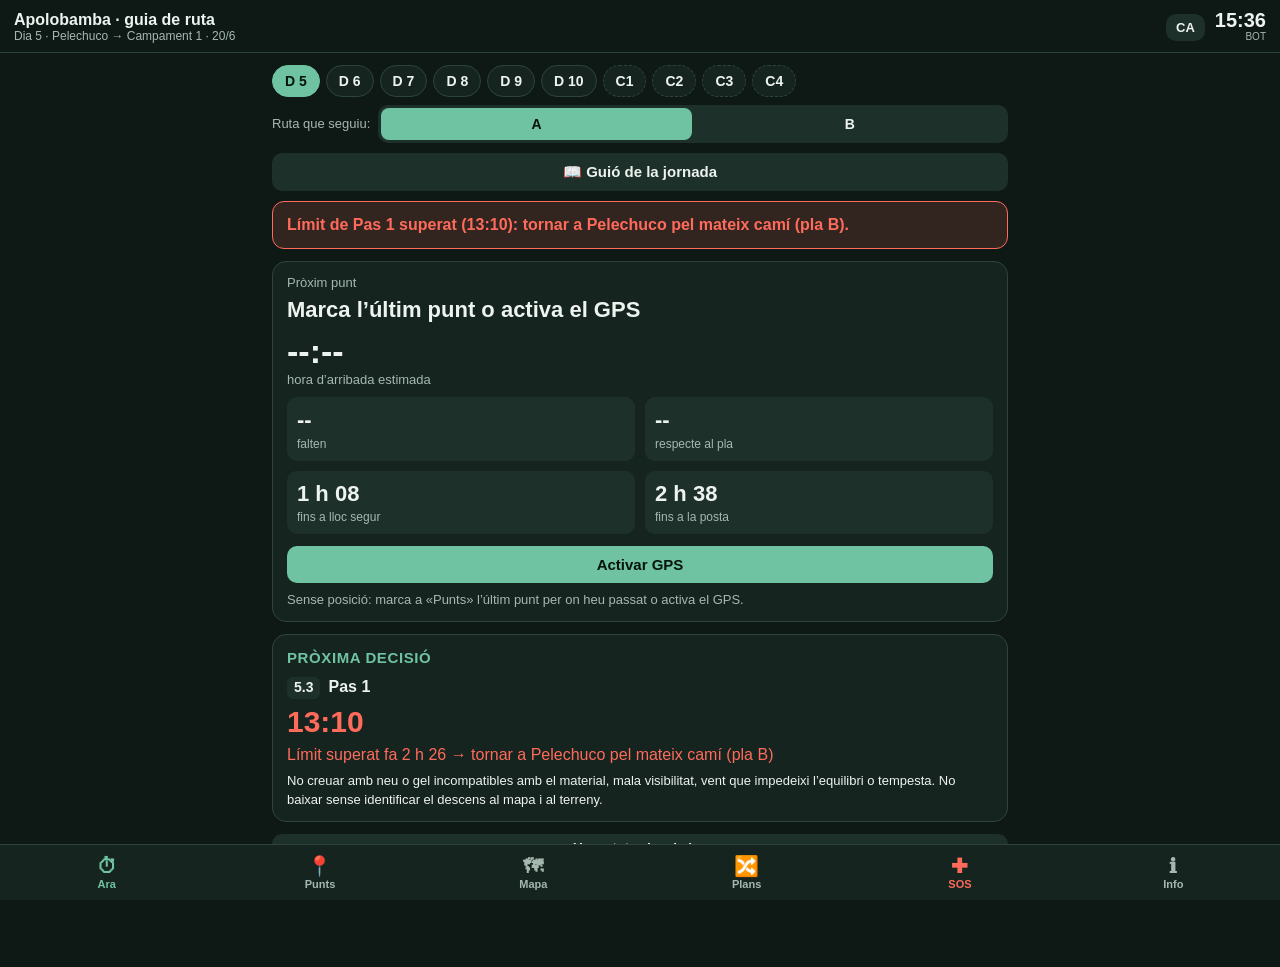
<file: guia/index.html>
<!DOCTYPE html>
<html lang="ca">
<head>
<meta charset="utf-8">
<meta name="viewport" content="width=device-width, initial-scale=1, viewport-fit=cover">
<meta name="theme-color" content="#163e33">
<meta name="robots" content="noindex">
<title>Apolobamba · guia de ruta</title>
<style>
:root{--bg:#0e1916;--card:#16241f;--card2:#1e302a;--tx:#edf3ef;--mut:#a5b8b0;--ac:#6fc3a3;--warn:#ffb84d;--bad:#ff6b5b;--ok:#6fdc8c;--blue:#79b8ff;--line:#2c443c}
body.light{--bg:#f4f6f3;--card:#ffffff;--card2:#edf2ef;--tx:#122019;--mut:#4d5d56;--ac:#1c6b55;--warn:#a86400;--bad:#c62828;--ok:#1b7f3b;--blue:#1f4e8c;--line:#d3ddd8}
*{box-sizing:border-box;-webkit-tap-highlight-color:transparent}
html,body{margin:0;background:var(--bg);color:var(--tx);font:16px/1.4 -apple-system,BlinkMacSystemFont,"Segoe UI",Roboto,Arial,sans-serif}
header{position:sticky;top:0;z-index:20;background:var(--bg);padding:10px 14px 8px;border-bottom:1px solid var(--line);display:flex;align-items:center;gap:10px;padding-top:max(10px,env(safe-area-inset-top))}
header h1{font-size:16px;margin:0;flex:1;line-height:1.2;min-width:0}
header h1 small{display:block;color:var(--mut);font-weight:400;font-size:12px;white-space:nowrap;overflow:hidden;text-overflow:ellipsis}
#clock{font-variant-numeric:tabular-nums;font-weight:700;font-size:20px;text-align:right;line-height:1}
#clock+small{display:block;font-size:10px;color:var(--mut);text-align:right}
.btn{display:inline-block;border:0;border-radius:10px;padding:10px 14px;font-size:15px;font-weight:600;background:var(--card2);color:var(--tx);cursor:pointer;text-decoration:none;font-family:inherit}
.btn.ac{background:var(--ac);color:#06140e}
.btn.sm{padding:6px 10px;font-size:13px}
.btn.on{outline:2px solid var(--ac)}
.btn:disabled{opacity:.5}
main{padding:12px 12px 96px;max-width:760px;margin:0 auto}
section{display:none}section.act{display:block}
.card{background:var(--card);border:1px solid var(--line);border-radius:14px;padding:12px 14px;margin:0 0 12px}
.card h2{font-size:15px;margin:0 0 8px;color:var(--ac);text-transform:uppercase;letter-spacing:.04em}
.card h3{font-size:15px;margin:12px 0 4px}
.big{font-size:30px;font-weight:800;font-variant-numeric:tabular-nums;line-height:1.1}
.mut{color:var(--mut)}.ok{color:var(--ok)}.warn{color:var(--warn)}.bad{color:var(--bad)}
.row{display:flex;gap:8px;flex-wrap:wrap;align-items:center}
.grid2{display:grid;grid-template-columns:1fr 1fr;gap:10px}
.kv{background:var(--card2);border-radius:10px;padding:8px 10px}
.kv b{display:block;font-size:20px;font-variant-numeric:tabular-nums}
.kv span{font-size:12px;color:var(--mut)}
.seg{display:flex;background:var(--card2);border-radius:10px;padding:3px;gap:3px;margin-bottom:10px;overflow-x:auto}
.seg button{flex:1;border:0;background:transparent;color:var(--tx);padding:8px;border-radius:8px;font-weight:700;font-size:14px;white-space:nowrap}
.seg button.on{background:var(--ac);color:#06140e}
.chips{display:flex;gap:6px;overflow-x:auto;margin:0 0 10px;padding-bottom:2px;-webkit-overflow-scrolling:touch}
.chips button{flex:none;border:1px solid var(--line);background:var(--card);color:var(--tx);border-radius:18px;padding:7px 12px;font-weight:700;font-size:14px}
.chips button.pc{border-style:dashed}
.chips button.on{background:var(--ac);color:#06140e;border-color:var(--ac)}
.pt{border-left:4px solid var(--ac);padding-left:10px;margin:12px 0}
.pt.dec{border-color:var(--warn)}
.pt.done{opacity:.55}
.pt .hd,.hd{display:flex;gap:8px;align-items:baseline;flex-wrap:wrap}
.code{font-weight:800;background:var(--card2);border-radius:6px;padding:1px 7px;font-size:14px;white-space:nowrap}
.pt .nm{font-weight:700;flex:1;min-width:150px}
.times{display:flex;gap:14px;flex-wrap:wrap;font-variant-numeric:tabular-nums;font-size:14px;margin:4px 0}
.tram{font-size:13px;color:var(--mut);background:var(--card2);border-radius:8px;padding:6px 9px;margin:8px 0 2px}
details{margin-top:6px}summary{cursor:pointer;color:var(--blue);font-size:14px}
details.sf{border-bottom:1px solid var(--line);padding:4px 0 6px;margin:0}details.sf summary{color:var(--tx);font-weight:700;font-size:14px;padding:4px 0}
.alert{border-radius:12px;padding:12px 14px;margin:0 0 12px;font-weight:600}
.alert.bad{background:rgba(255,107,91,.15);border:1px solid var(--bad)}
.alert.warn{background:rgba(255,184,77,.13);border:1px solid var(--warn)}
.alert.ok{background:rgba(111,220,140,.12);border:1px solid var(--ok)}
table{border-collapse:collapse;width:100%;font-size:13px}
td,th{border-bottom:1px solid var(--line);padding:6px 4px;text-align:left;vertical-align:top}
th{color:var(--mut);font-weight:600}
tr.cur td{background:var(--card2)}
nav{position:fixed;bottom:0;left:0;right:0;z-index:30;display:flex;background:var(--card);border-top:1px solid var(--line);padding-bottom:env(safe-area-inset-bottom)}
nav button{flex:1;border:0;background:none;color:var(--mut);padding:9px 2px 10px;font-size:11px;font-weight:600}
nav button i{display:block;font-style:normal;font-size:20px;line-height:1.2}
nav button.on{color:var(--ac)}
nav button.sos{color:var(--bad)}
#mapwrap{position:relative;height:calc(100vh - 260px);min-height:320px;border-radius:12px;background:#e8e6df;overflow:hidden}
#mapcv{display:block;width:100%;height:100%;touch-action:none;cursor:grab}
.maplegend{display:flex;flex-wrap:wrap;gap:4px 12px;font-size:12px;color:var(--mut);margin:6px 0 0}
.maplegend i{display:inline-block;width:18px;height:0;border-top:3px solid;vertical-align:middle;margin-right:4px}
.prog{height:8px;border-radius:5px;background:var(--card2);overflow:hidden;margin:8px 0}.prog b{display:block;height:100%;background:var(--ac);width:0}
.met td,.met th{white-space:nowrap;padding:5px 4px}.met td.bad{background:rgba(255,107,91,.18)}.met td.warn{background:rgba(255,184,77,.16)}
.scroll{overflow-x:auto;-webkit-overflow-scrolling:touch}
.mapbar{display:flex;gap:6px;margin:0 0 8px;flex-wrap:wrap}
svg.prof{width:100%;height:auto;display:block;background:var(--card);border:1px solid var(--line);border-radius:12px;font:10px system-ui,sans-serif}
svg.prof text{fill:var(--mut)}svg.prof .gl{stroke:var(--line)}svg.prof .pa{fill:var(--ac);fill-opacity:.15}svg.prof .pl{fill:none;stroke:var(--ac);stroke-width:1.8}
svg.prof .pp{fill:var(--card);stroke:var(--tx);stroke-width:1.5}svg.prof .pd{fill:var(--warn);stroke:var(--card);stroke-width:1.5}svg.prof .me{stroke:#1e88ff;stroke-width:2}
.chk label,#llistes label{display:flex;gap:10px;align-items:flex-start;padding:7px 0;border-bottom:1px solid var(--line)}
.chk input,#llistes input{width:22px;height:22px;flex:none}
.call{display:block;text-align:center;background:var(--bad);color:#fff;font-size:20px;font-weight:800;padding:14px;border-radius:14px;text-decoration:none;margin-bottom:10px}
.calls{display:grid;grid-template-columns:1fr 1fr 1fr;gap:8px;margin-bottom:12px}.calls a{display:block;text-align:center;background:var(--card2);color:var(--tx);border:1px solid var(--bad);border-radius:12px;padding:8px 4px;text-decoration:none;font-weight:800;font-size:18px}.calls a small{display:block;font-size:11px;font-weight:600;color:var(--mut)}
.coord{font:700 20px/1.3 ui-monospace,Menlo,Consolas,monospace;letter-spacing:.02em;word-break:break-all}
.arrow{display:inline-block;font-size:28px;transition:transform .3s}
ul,ol{padding-left:18px;margin:6px 0}li{margin:3px 0}
.tag{display:inline-block;font-size:11px;font-weight:700;border-radius:5px;padding:1px 6px;background:var(--warn);color:#1a1000;margin-left:4px}
.small{font-size:13px}
.fblk{margin:0 0 10px}.fblk+.fblk{border-top:1px solid var(--line);padding-top:10px}
.g4{display:grid;grid-template-columns:1fr 1fr;gap:6px;margin-top:6px}.g4>div{background:var(--card2);border-radius:10px;padding:6px 8px}
.g4 b{display:block;font-size:18px;font-variant-numeric:tabular-nums;line-height:1.2}.g4 span{font-size:11px;color:var(--mut)}
.fld{display:block;font-size:13px;color:var(--mut);margin:8px 0}.fld input{flex:1;min-width:0;font-size:16px;padding:8px;border-radius:8px;border:1px solid var(--line);background:var(--card2);color:var(--tx)}
input[type=date],input[type=time]{font-size:16px;padding:6px;border-radius:8px;border:1px solid var(--line);background:var(--card2);color:var(--tx)}
.months{display:grid;grid-template-columns:repeat(12,1fr);gap:2px;padding:0;margin:8px 0;list-style:none;font-size:10px;text-align:center}
.months li{margin:0;padding:6px 0;border-radius:4px;background:var(--card2)}.months .m-best{background:var(--ok);color:#06140e;font-weight:700}.months .m-ok{background:rgba(111,220,140,.35)}.months .m-risk{background:rgba(255,184,77,.45)}.months .m-no{background:rgba(255,107,91,.3)}
.bars{list-style:none;padding:0;margin:6px 0}.bars li{display:grid;grid-template-columns:110px 1fr 46px 46px;gap:6px;align-items:center;font-size:12px;margin:4px 0}
.bars i{display:block;height:9px;border-radius:5px;background:var(--ac)}.bars b{text-align:right;font-variant-numeric:tabular-nums}.bars em{font-style:normal;color:var(--mut);text-align:right}.bars em.bad{color:var(--bad);font-weight:700}
a{color:var(--blue)}
.tri{display:inline-flex;gap:4px;margin:6px 0}.tri label{border:1px solid var(--line);border-radius:8px;padding:6px 11px;font-weight:700;font-size:14px;cursor:pointer;background:var(--card)}.tri input{display:none}.tri label.on.si{background:var(--ok);color:#06140e;border-color:var(--ok)}.tri label.on.no{background:var(--bad);color:#fff;border-color:var(--bad)}.tri label.on.na{background:var(--mut);color:#06140e}
.avi{border-bottom:1px solid var(--line);padding:8px 0}.avi input{width:100%;font-size:15px;padding:7px;border-radius:8px;border:1px solid var(--line);background:var(--card2);color:var(--tx)}
.grid2{grid-template-columns:minmax(0,1fr) minmax(0,1fr)}.fld input{max-width:100%;box-sizing:border-box}.fld>input{width:100%;margin-top:4px}.fld textarea{width:100%;font-family:inherit;font-size:15px;line-height:1.4;box-sizing:border-box;padding:8px;border-radius:8px;border:1px solid var(--line);background:var(--card2);color:var(--tx);margin-top:4px}.fld input[type=date],.fld input[type=time],.fld input[type=number]{width:100%;margin-top:4px}
</style>
<link rel="manifest" href="manifest.webmanifest">
<link rel="icon" type="image/svg+xml" href="icon.svg">
<link rel="apple-touch-icon" href="icon-192.png">
<meta name="apple-mobile-web-app-capable" content="yes">
<meta name="mobile-web-app-capable" content="yes">
<meta name="apple-mobile-web-app-title" content="Apolobamba">
<meta name="apple-mobile-web-app-status-bar-style" content="black-translucent">
</head>
<body>
<header>
  <h1><span data-t="hdrTitle">Apolobamba · guia de ruta</span><small id="hdrsub"></small></h1>
  <button class="btn sm" id="langBtn" aria-label="Idioma">CA</button>
  <div><div id="clock">--:--</div><small>BOT</small></div>
</header>
<main>

<!-- ============ ARA ============ -->
<section id="s-ara" class="act">
  <div class="chips" id="jornAra"></div>
  <div class="row" id="plaRow" style="margin:-4px 0 10px;gap:8px"><span class="small mut" data-t="plaLbl"></span><div class="seg" id="plaSeg" style="flex:1;margin:0"></div></div>
  <div id="alerts"></div>
  <div class="card">
    <h2 data-t="hLight"></h2>
    <div class="grid2">
      <div class="kv"><b id="safeLeft">--</b><span id="safeLbl"></span></div>
      <div class="kv"><b id="sunLeft">--</b><span id="sunLbl"></span></div>
    </div>
    <p class="small" id="llumA" style="margin:8px 0 0"></p>
  </div>
  <div class="card">
    <h2 data-t="hPos"></h2>
    <div class="row" style="margin-bottom:8px">
      <button class="btn ac gpsBtn"></button>
      <span class="mut small" id="gpsStat"></span>
      <button class="btn sm" id="wakeBtn"></button>
    </div>
    <div class="grid2">
      <div class="kv"><b id="kmDone">--</b><span data-t="kmDoneLbl"></span></div>
      <div class="kv"><b id="delay">--</b><span data-t="delayLbl"></span></div>
      <div class="kv"><b id="offTrack">--</b><span data-t="offLbl"></span></div>
      <div class="kv"><b id="eleNow">--</b><span data-t="eleLbl"></span></div>
    </div>
    <p class="mut small" style="margin:8px 0 0" data-t="noGpsHint"></p>
  </div>
  <div class="card" id="plaCard" style="display:none"><h2 data-t="hFollow"></h2><div id="plaBody"></div></div>
  <div class="card" id="nextCard"><h2 data-t="hNext"></h2><div id="nextBody" class="mut"></div></div>
  <div class="card" id="faltaCard"><h2 data-t="hFalta"></h2><div id="faltaBody" class="mut small"></div></div>
  <div class="card" id="decCard"><h2 data-t="hDec"></h2><div id="decBody"></div></div>
  <div class="card" id="metAra">
    <h2 data-t="hMeteo"></h2>
    <div id="metAraBody" class="mut small"></div>
    <div class="row" style="margin-top:8px"><button class="btn sm ac metBtn" data-t="metBtn"></button><span class="small mut" id="metAraAct"></span></div>
  </div>
  <div class="card" id="targetCard" style="display:none"><h2 data-t="hNav"></h2><div id="targetBody"></div></div>
</section>

<!-- ============ PUNTS ============ -->
<section id="s-punts">
  <div class="chips" id="jornPunts"></div>
  <div class="card" id="dayHead"></div>
  <div id="profile"></div>
  <div class="card" id="ptList" style="margin-top:12px"></div>
  <div class="card" id="ptPlanB"></div>
  <p class="small mut" data-t="ruleNote"></p>
</section>

<!-- ============ MAPA ============ -->
<section id="s-mapa">
  <div class="chips" id="jornMapa"></div>
  <div class="mapbar">
    <button class="btn sm" id="zIn" aria-label="+">＋</button><button class="btn sm" id="zOut" aria-label="−">−</button>
    <button class="btn sm" id="zMe" data-t="zMe"></button>
    <button class="btn sm" id="zDay" data-t="zDay"></button>
    <button class="btn sm" id="zAll" data-t="zAll"></button>
    <button class="btn sm" id="capaBtn"></button>
    <button class="btn sm" id="plansBtn"></button>
    <span class="mut small" id="mapStat"></span>
  </div>
  <div id="mapwrap"><canvas id="mapcv"></canvas></div>
  <div class="maplegend" data-t="legend"></div>
  <div class="card" style="margin-top:10px">
    <h2 data-t="hOffline"></h2>
    <div id="tilesStat" class="small"></div>
    <div class="prog"><b id="tilesProg"></b></div>
    <div class="row"><button class="btn ac sm" id="tilesBtn" data-t="tilesBtn"></button><button class="btn sm" id="tilesDel" data-t="tilesDel"></button></div>
    <p class="small mut" style="margin:8px 0 0" data-t="offlineNote"></p>
  </div>
  <p class="mut small" data-t="mapCredits"></p>
</section>

<!-- ============ PLANS ============ -->
<section id="s-plans">
  <div class="card"><h2 data-t="hQuefer"></h2><div id="quefer"></div></div>
  <div class="card"><h2 data-t="hEsquema"></h2><div id="esquema"></div></div>
  <div class="card"><h2 data-t="hPlansB"></h2><div id="plansB"></div></div>
  <div class="card"><h2 data-t="hPlanC"></h2><div id="planC"></div></div>
  <div class="card"><h2 data-t="hLlindars"></h2><div id="llindars"></div></div>
  <div class="card"><h2 data-t="hTrams"></h2><div id="trBC"></div><p class="mut small" data-t="tramsNote"></p></div>
</section>

<!-- ============ SOS ============ -->
<section id="s-sos">
  <div class="card" style="border-color:var(--bad)"><h2 class="bad" data-t="hSat"></h2><p class="small" data-t="satText"></p></div>
  <div class="calls"><a href="tel:110">110<small data-t="police"></small></a><a href="tel:165">165<small data-t="ambulance"></small></a><a href="tel:119">119<small data-t="fire"></small></a></div>
  <p class="small mut" data-t="callsNote"></p>
  <div class="card">
    <h2 data-t="hWhere"></h2>
    <div id="sosPos" class="mut"></div>
    <div class="row" style="margin-top:8px"><button class="btn sm gpsBtn"></button></div>
  </div>
  <div class="card"><h2 data-t="hProtocol"></h2><div id="protocol"></div></div>
  <div class="card"><h2 data-t="hContacts"></h2><div id="contactes"></div></div>
  <div class="card"><h2 data-t="hCoords"></h2><div id="coordTbl"></div></div>
</section>

<!-- ============ AVALUACIÓ ============ -->
<section id="s-aval">
  <button class="btn sm" id="avBack" style="margin-bottom:10px"></button>
  <div class="card" id="avBody"></div>
</section>

<!-- ============ INFO ============ -->
<section id="s-info">
  <div class="card" id="avalCard"></div>
  <div class="card"><h2 data-t="hGroup"></h2><div id="grup" class="small"></div></div>
  <div class="card"><h2 data-t="hHorari"></h2><div id="horari"></div></div>
  <div class="card" id="metCard"><h2 data-t="hMetPts"></h2>
    <div class="seg" id="metDia"></div>
    <div class="row" style="margin-bottom:8px"><button class="btn sm ac metBtn" data-t="metBtn"></button><span class="small mut" id="metAct"></span></div>
    <div id="metBody" class="small mut"></div>
    <p class="small mut" style="margin:8px 0 0" data-t="metNote"></p>
  </div>
  <div class="card"><h2 data-t="hMetFonts"></h2><div id="meteoFonts"></div></div>
  <div class="card"><h2 data-t="hSeason"></h2><div id="temporada"></div></div>
  <div class="card"><h2 data-t="hRoads"></h2><div id="carreteres"></div></div>
  <div class="card"><h2 data-t="hNights"></h2><div id="nits"></div></div>
  <div class="card"><h2 data-t="hChecks"></h2><div id="llistes"></div><button class="btn sm" id="resetChk" style="margin-top:8px" data-t="resetChk"></button></div>
  <div class="card"><h2 data-t="hGpx"></h2>
    <p class="small" data-t="gpxText"></p>
    <div class="row"><button class="btn sm ac" id="gpxBtn" data-t="gpxAll"></button><a class="btn sm" href="../dossiers/gpx/Apolobamba_Ruta_Principal.gpx" download data-t="gpxMain"></a></div>
  </div>
  <div class="card"><h2 data-t="hSettings"></h2>
    <div class="seg" id="langSeg"><button data-lang="ca">Català</button><button data-lang="es">Castellano</button><button data-lang="en">English</button><button data-lang="fr">Français</button></div>
    <div class="row">
      <button class="btn sm" id="themeBtn" data-t="themeBtn"></button>
      <button class="btn sm" id="resetBtn" data-t="resetBtn"></button>
    </div>
    <h3 data-t="startDate"></h3>
    <div class="row"><input type="date" id="inici"><span class="small mut" data-t="startHint"></span></div>
    <h3 data-t="simTitle"></h3>
    <p class="small mut" data-t="simHint"></p>
    <div class="row"><input type="time" id="simTime"><button class="btn sm" id="simOn" data-t="simOn"></button><button class="btn sm" id="simOff" data-t="simOff"></button></div>
    <h3 data-t="installTitle"></h3>
    <p class="small mut" data-t="installText"></p>
    <p class="small mut" id="verTxt"></p>
    <p class="small mut" data-t="credits"></p>
  </div>
</section>
</main>

<nav id="nav">
  <button data-s="ara" class="on"><i>⏱</i><span data-t="navAra"></span></button>
  <button data-s="punts"><i>📍</i><span data-t="navPunts"></span></button>
  <button data-s="mapa"><i>🗺</i><span data-t="navMapa"></span></button>
  <button data-s="plans"><i>🔀</i><span data-t="navPlans"></span></button>
  <button data-s="sos" class="sos"><i>✚</i>SOS</button>
  <button data-s="info"><i>ℹ</i><span data-t="navInfo"></span></button>
</nav>

<script src="../content.js"></script>
<script src="track.js"></script>
<script src="planc.js"></script>
<script src="data.js"></script>
<script src="mapes.js"></script>
<script src="dades.js"></script>
<script src="i18n.js"></script>
<script src="app.js"></script>
<script src="pla.js"></script>
<script src="mapa.js"></script>
<script src="meteo.js"></script>
<script src="avaluacio.js"></script>
<script src="camp.js"></script>
<script>
// ---------------- INIT ----------------
if (store.get('light', false)) document.body.classList.add('light');
aplicaIdioma(); renderStatic(); pintaSelectors(); pintaWake(); renderSos();
mapa.init(); meteo.init(); pla.init(); aval.init(); renderPunts(); tick(); setInterval(tick, 15000);
{ const q = new URLSearchParams(location.search).get('aval'); if (['check', 'auto', 'enq'].includes(q)) aval.obre(q); } // enllaç directe des de la pàgina del treball
if ('serviceWorker' in navigator && (location.protocol === 'https:' || location.hostname === 'localhost')) {
  navigator.serviceWorker.register('sw.js').then(reg => {
    reg.addEventListener('updatefound', () => { const w = reg.installing; if (!w) return;
      w.addEventListener('statechange', () => { if (w.state === 'installed' && navigator.serviceWorker.controller) mostraNova(); }); });
  }).catch(() => {});
  function mostraNova() {
    if (document.getElementById('nova')) return; const d = document.createElement('div'); d.id = 'nova'; d.className = 'alert ok';
    d.style.cssText = 'position:fixed;left:12px;right:12px;bottom:76px;z-index:40;display:flex;gap:10px;align-items:center';
    d.innerHTML = `<span style="flex:1">${T('newVersion')}</span><button class="btn sm ac">${T('update')}</button>`;
    d.querySelector('button').onclick = () => location.reload(); document.body.appendChild(d);
  }
}
</script>
</body>
</html>
</file>
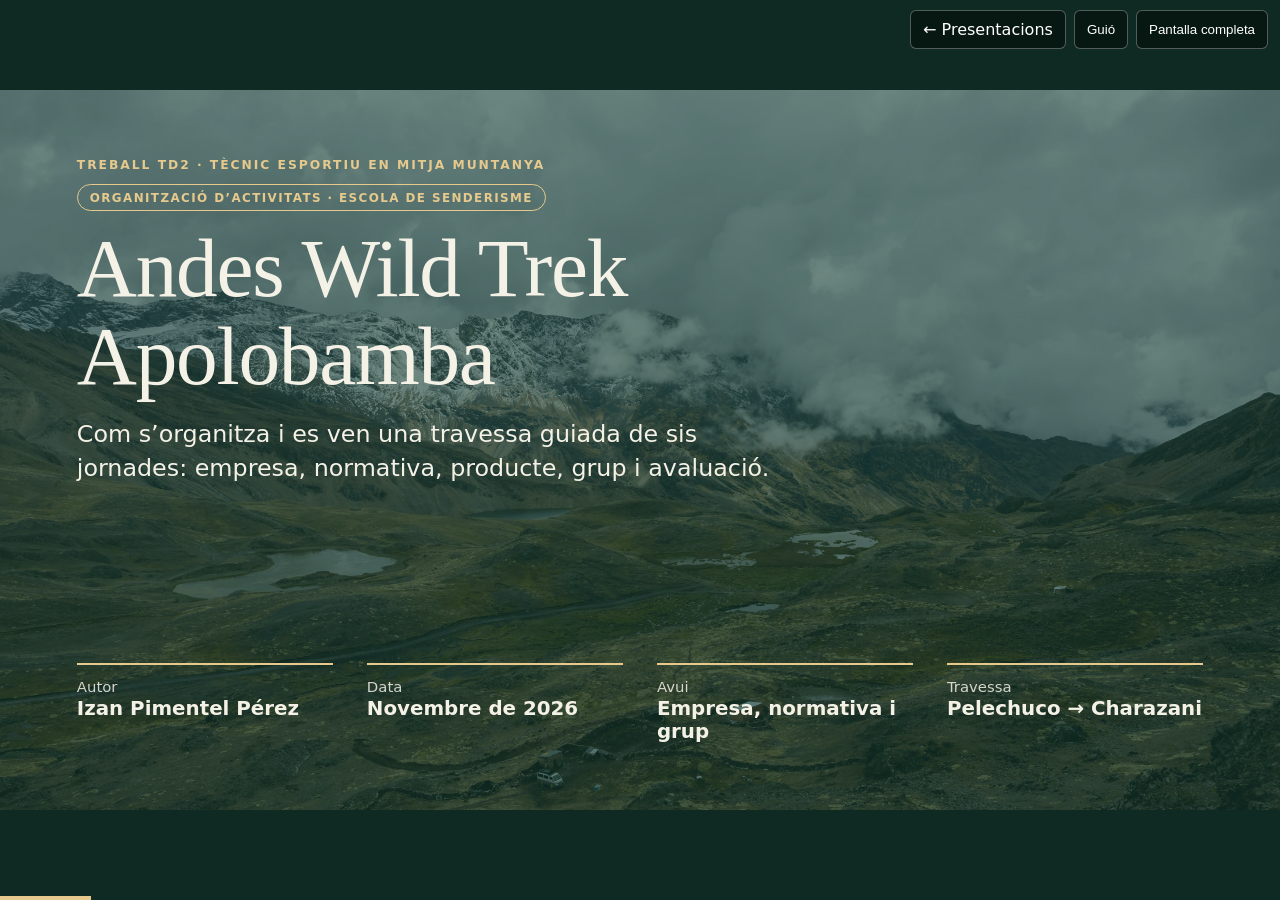
<file: presentacio-organitzacio.html>
<!doctype html>
<html lang="ca"><head><meta charset="utf-8"><meta name="viewport" content="width=device-width,initial-scale=1">
<title>Organització d’activitats · Andes Wild Trek · Apolobamba</title><meta name="robots" content="noindex"><link rel="icon" type="image/svg+xml" href="assets/favicon.svg">
<style>
:root{--forest:#163e33;--gold:#e5c98d;--cream:#f4f1e6;--ink:#1c2b26;--muted:#5b6b64;--serif:Georgia,"Times New Roman",serif}
*{box-sizing:border-box}html,body{margin:0;height:100%;background:#0e2a22;font-family:Inter,system-ui,-apple-system,"Segoe UI",Helvetica,Arial,sans-serif;color:var(--ink)}
.deck{position:fixed;inset:0;display:grid;place-items:center}
.slide{display:none;width:min(100vw,177.78vh);height:min(56.25vw,100vh);background:#fffefa;padding:5.2% 6%;position:relative;overflow:hidden;font-size:clamp(11px,1.55vw,26px)}
.slide.on{display:flex;flex-direction:column}
.slide.dark{background:var(--forest);color:var(--cream)}
.k{font-size:.62em;letter-spacing:.16em;text-transform:uppercase;font-weight:700;color:#8a7a4e;margin:0 0 .8em}.dark .k{color:var(--gold)}
h1,h2{font-family:var(--serif);font-weight:400;margin:0;letter-spacing:-.015em;line-height:1.05}h1{font-size:4.2em}h2{font-size:2.5em;margin-bottom:.55em}
p{margin:0 0 .6em;line-height:1.45}ul{margin:0;padding-left:1.1em;line-height:1.5}li{margin-bottom:.35em}
.cols{display:grid;grid-template-columns:1fr 1fr;gap:5%;flex:1;align-items:start;min-height:0}.cols.c3{grid-template-columns:repeat(3,1fr);gap:3%}.cols.w{grid-template-columns:1.25fr .75fr}.cols.m{grid-template-columns:.8fr 1.2fr}
.card{background:var(--cream);border-radius:.5em;padding:1em 1.1em}.card b{display:block;font-size:1.05em;margin-bottom:.25em}.card small{color:var(--muted);font-size:.88em;line-height:1.4;display:block}.card+.card{margin-top:.55em}
.dark .card{background:rgba(255,255,255,.08)}.dark .card small{color:#c9d3cb}
.big{font-family:var(--serif);font-size:3.4em;line-height:1;color:var(--forest)}.dark .big{color:var(--gold)}
.stat{display:grid;grid-template-columns:repeat(4,1fr);gap:3%;margin-top:auto}.stat div{border-top:.12em solid var(--gold);padding-top:.5em}.stat span{font-size:.75em;opacity:.85}
img{max-width:100%;display:block;border-radius:.4em}.fit{flex:1;min-height:0;display:flex;align-items:center;justify-content:center;height:100%}.fit img{max-height:100%;width:auto;max-width:100%;object-fit:contain}
.bg{position:absolute;inset:0;background-size:cover;background-position:center;opacity:.38}.over{position:relative;display:flex;flex-direction:column;height:100%}
table{border-collapse:collapse;width:100%;font-size:.84em}td,th{text-align:left;padding:.42em .5em;border-bottom:1px solid #dfe3d8}th{font-size:.8em;letter-spacing:.08em;text-transform:uppercase;color:var(--muted)}tr.w td{font-weight:600}
table.c td,table.c th{font-size:.92em;padding:.35em .45em}table.c td:last-child{white-space:nowrap}
.foot{position:absolute;left:6%;right:6%;bottom:3.2%;display:flex;justify-content:space-between;font-size:.62em;color:var(--muted)}.dark .foot{color:#b9c7be}
.bar{position:fixed;left:0;bottom:0;height:4px;background:var(--gold);transition:width .2s;z-index:5}
.ui{position:fixed;right:12px;top:10px;display:flex;gap:8px;z-index:6;transition:opacity .4s}.ui.hide{opacity:0;pointer-events:none}.ui button,.ui a{font:600 13px/1 inherit;color:#fff;background:rgba(0,0,0,.45);border:1px solid rgba(255,255,255,.3);border-radius:6px;padding:9px 12px;cursor:pointer;text-decoration:none}
.notes{position:fixed;left:0;right:0;bottom:0;background:rgba(10,25,20,.96);color:#eef0e8;padding:16px 22px 22px;font-size:15px;line-height:1.5;max-height:38vh;overflow:auto;display:none;z-index:4}.notes.on{display:block}.notes b{color:var(--gold)}
.nav{position:fixed;top:0;bottom:0;width:22%;z-index:3;cursor:pointer}.nav.l{left:0}.nav.r{right:0;width:78%}
@media print{.ui,.bar,.nav,.notes{display:none}.deck{position:static;display:block}.slide{display:flex!important;flex-direction:column;width:100vw;height:56.25vw;page-break-after:always}@page{size:13.333in 7.5in;margin:0}}
.months{display:grid;grid-template-columns:repeat(12,1fr);gap:.25em;margin:.4em 0 .5em}.months span{font-size:.62em;text-align:center;padding:1.3em 0 .3em;border-radius:.25em;background:#eceee7;color:#7b8378;font-weight:700}.months .best{background:var(--forest);color:#fff}.months .ok{background:#9daa86;color:#102c25}.months .risk{background:#e2cfa6;color:#102c25}
.mini{font-size:.8em;color:var(--muted);line-height:1.4}.dark .mini{color:#c9d3cb}
.band{background:var(--forest);color:var(--cream);border-radius:.5em;padding:.75em 1em;margin-top:.8em}
.lv{display:grid;grid-template-columns:repeat(4,1fr);gap:2.5%;margin-bottom:.8em}.lv div{background:var(--cream);border-radius:.5em;padding:.8em .9em}.lv b{display:block;font-size:.95em}.lv i{font-style:normal;color:#8a7a4e;font-weight:700;font-size:.8em;letter-spacing:.06em;text-transform:uppercase}.lv small{display:block;color:var(--muted);font-size:.8em;line-height:1.35;margin-top:.3em}
.dots{display:flex;gap:.25em;margin:.35em 0}.dots span{width:.7em;height:.7em;border-radius:50%;background:#d9ddd0}.dots span.on{background:var(--forest)}
.qr{background:#fff;border-radius:.5em;padding:.7em;text-align:center;border:1px solid #dfe3d8}.qr img{width:100%;max-width:10em;margin:0 auto}.qr small{display:block;font-size:.65em;color:var(--muted);margin-top:.4em}
.law{font-size:.8em;color:var(--muted);margin-top:.25em;display:block}
ol{margin:0;padding-left:1.3em;line-height:1.5}ol li{margin-bottom:.5em}
table.s td:first-child{width:17%}table.s td:last-child{white-space:normal;width:21%;font-weight:600;color:var(--forest)}
.hb{margin:.2em 0 .6em}.hb .r{display:grid;grid-template-columns:36% 1fr 17%;align-items:center;gap:.6em;margin:.5em 0;font-size:.85em}.hb i{display:block;height:1.15em;background:var(--forest);border-radius:.2em}.hb .o i{background:#aab5a3}.hb b{text-align:right;font-weight:600;white-space:nowrap}
.tl{display:flex;height:2.6em;border-radius:.4em;overflow:hidden;margin:.5em 0 .35em;font-size:.8em}.tl div{display:flex;align-items:center;justify-content:center;color:#fff;font-weight:600;white-space:nowrap;overflow:hidden}.tl .n{background:#3b4a44}.tl .w{background:var(--forest)}.tl .g{background:#e5c98d;color:#102c25}.tl .d{background:#9daa86}
.subj{display:inline-block;align-self:flex-start;font-size:.6em;letter-spacing:.12em;text-transform:uppercase;font-weight:700;border:1px solid var(--gold);color:var(--gold);border-radius:2em;padding:.45em 1em;margin-bottom:1.2em}
</style></head><body>
<div class="deck" id="deck">

<section class="slide dark" data-n="Bon dia. Soc l’Izan Pimentel i us presento Andes Wild Trek, una empresa de guiatge i una travessa de sis jornades a l’Apolobamba, a Bolívia. Avui em centro en l’organització: l’empresa i la normativa, el producte i el preu, el client, com es condueix el grup i com s’avalua. La cartografia i la planificació de la ruta les presento a l’altra assignatura."><div class="bg" style="background-image:url(assets/apolobamba-landscape.webp)"></div><div class="over"><p class="k">Treball TD2 · Tècnic esportiu en mitja muntanya</p><span class="subj">Organització d’activitats · Escola de senderisme</span><h1>Andes Wild Trek<br>Apolobamba</h1><p style="font-size:1.2em;margin-top:.7em;max-width:62%">Com s’organitza i es ven una travessa guiada de sis jornades: empresa, normativa, producte, grup i avaluació.</p><div class="stat"><div><span>Autor</span><br><b>Izan Pimentel Pérez</b></div><div><span>Data</span><br><b>Novembre de 2026</b></div><div><span>Avui</span><br><b>Empresa, normativa i grup</b></div><div><span>Travessa</span><br><b>Pelechuco → Charazani</b></div></div></div></section>

<section class="slide" data-n="La idea neix d’una pregunta: puc portar la manera de guiar del Pirineu a una serralada remota? L’Apolobamba és poc freqüentada, té camins de pastors i una cultura viva. El projecte no ven un cim: ven un grup reduït, interpretació del territori i decisions responsables."><p class="k">01 · La idea</p><h2>Caminar lluny.<br>Sentir-nos a prop.</h2><div class="cols"><div><p>Una travessa exigent i poc freqüentada, guiada amb el mateix criteri que al Pirineu.</p><ul><li>Grup reduït de 8–13 persones</li><li>Guia de muntanya i guia local</li><li>Interpretació del paisatge i de la cultura kallawaya</li><li>L’èxit és ajustar l’activitat al grup, no arribar a un coll</li></ul></div><div class="fit"><img src="assets/apolobamba-range-small.webp" alt=""></div></div><div class="foot"><span>Andes Wild Trek · Apolobamba</span><span>2</span></div></section>

<section class="slide" data-n="El model és una agència organitzadora de viatges combinats, amb mi com a autònom a Catalunya. Jo venc el paquet en nom propi i en soc el responsable davant del client; un operador bolivià presta els serveis locals. El client tipus ve del Pirineu, té experiència de travessa i vol aprendre."><p class="k">02 · Empresa</p><h2>Qui ven, què ven i a qui.</h2><div class="cols"><div><p><b>Model:</b> agència organitzadora de viatges combinats. Titular autònom a Catalunya; operador local a Bolívia com a proveïdor.</p><ul><li>Ven el paquet en nom propi: transport, allotjament i guiatge</li><li>L’operador no es presenta com a venedor</li><li>Mínim de 8 reserves per sortir; màxim de 13</li></ul></div><div><p><b>Client:</b> senderista amb travesses de diversos dies, 25–55 anys com a referència.</p><ul><li>Ve del Pirineu i de clubs excursionistes</li><li>Vol aprendre i conviure, no fer un cim</li><li>Accepta tenda, fred i canvis de programa</li></ul></div></div><div class="foot"><span>Bloc 03 · cap. 2</span><span>3</span></div></section>

<section class="slide" data-n="Primera part de la normativa, en una sola mirada, amb l’estat de cada punt. Per vendre el viatge cal donar d’alta l’activitat: model 036 i RETA; el 037 està suprimit des del febrer de 2025. A l’IAE, el guiatge és el grup 889, però com que venc el paquet en nom propi el règim fiscal és el d’agències de viatges i l’epígraf és el 755.2, agències de viatges, i la gestoria ho confirma. Com a agència a Catalunya cal declaració responsable i garantia d’insolvència, a més de la responsabilitat civil i l’assegurança d’activitat. Sobre qui pot guiar: el títol de tècnic esportiu en mitja muntanya, del Reial decret 702/2019, no habilita per a terreny tècnic d’alta muntanya. Jo en soc titular i estic inscrit al ROPEC, però el registre català no val a Bolívia. A Bolívia, la Llei 292 demana autorització o aliança amb una empresa boliviana i, a l’àrea protegida, permís del SERNAP. Per això el producte té un límit: amb neu dura o gel al Pas Sunchulli no es creua."><p class="k">03 · Normativa · empresa, títol i destinació</p><h2>Marc legal: què cal i en quin punt som.</h2><table class="c s"><tr><th>Àmbit</th><th>Què exigeix</th><th>Estat</th></tr><tr><td><b>Alta d’activitat</b></td><td>Model 036 i alta al RETA <span class="law">AEAT · TGSS (el 037 està suprimit des del 3/02/2025)</span></td><td>Previst a l’inici</td></tr><tr><td><b>IAE i fiscalitat</b></td><td>Guiatge: grup 889. Paquet en nom propi: règim especial d’agències de viatges, epígraf 755.2 <span class="law">RDL 1175/1990 · IVA</span></td><td>Amb la gestoria</td></tr><tr><td><b>Agència de viatges</b></td><td>Declaració responsable i garantia d’insolvència <span class="law">Llei 13/2002 i Decret 75/2020 de turisme · Codi de consum</span></td><td>Pendent</td></tr><tr><td><b>Assegurances</b></td><td>RC professional i assegurança de viatge i activitat: fins a 5.100 m, rescat i repatriació</td><td>A cotitzar</td></tr><tr><td><b>Títol i registre</b></td><td>Titular del TD2 en mitja muntanya, inscrit al ROPEC; no habilita per a terreny tècnic d’alta muntanya <span class="law">RD 702/2019 · Llei 3/2008 · Decret 68/2009</span></td><td>Titular · inscrit</td></tr><tr><td><b>Bolívia</b></td><td>Autorització o aliança amb empresa boliviana; permís escrit del SERNAP a l’àrea protegida <span class="law">Llei 292, art. 16 i 17</span></td><td>Via operador local; permís pendent</td></tr></table><p class="band"><b>Límit del producte:</b> amb neu dura o gel al Pas Sunchulli que exigeixi grampons, piolet o assegurament, no es creua. El guia local no amplia les competències del TD2.</p><div class="foot"><span>Bloc 02 · cap. 3</span><span>4</span></div></section>

<section class="slide" data-n="Segona part de la normativa: el contracte amb el client. És un contracte de viatge combinat: identifica organitzador, operador, serveis, preu total, mínim de persones, cancel·lacions i drets del viatger. Ho regula el llibre quart de la llei general de consumidors, el Reial decret legislatiu 1/2007, modificat el 2018 per adaptar-lo a la directiva europea. Abans de signar, el client rep la informació precontractual, i les dades, també les de salut, es tracten amb el reglament europeu i la llei orgànica de protecció de dades. Les condicions són una proposta pendent d’assessoria: preu anticipat, senyal del trenta per cent, garantia de sortida i una escala de cancel·lació que ha de ser adequada i justificable."><p class="k">04 · Normativa · contracte i condicions</p><h2>Les condicions, clares des del principi.</h2><div class="cols"><div><p><b>Contracte de viatge combinat</b><span class="law">RDL 1/2007, llibre IV, modificat pel RDL 23/2018 · RGPD i LOPDGDD</span></p><ul><li>Organitzador, operador i serveis inclosos</li><li>Preu total, mínim de 8 i màxim de 13</li><li>Cancel·lacions i drets del viatger</li><li>Informació precontractual; dades de salut amb consentiment explícit</li></ul><p class="mini" style="margin-top:.8em">Les despeses de cancel·lació han de ser adequades i justificables. Proposta pendent de validar amb assessoria.</p></div><div><table class="c"><tr><th>Condició</th><th>Proposta</th></tr><tr><td>Preu</td><td>2.700 € fins a 90 dies abans · 2.850 € després</td></tr><tr><td>Pagament</td><td>Senyal del 30 % · resta 45 dies abans</td></tr><tr><td>Garantia de sortida</td><td>Sense 8 persones: avís ≥ 30 dies i devolució del 100 % en 14 dies</td></tr><tr><td>Cancel·lació</td><td>10 % (&gt;90 d) · 25 % · 50 % · 75 % · 100 % (&lt;15 d)</td></tr><tr><td>Cessió de plaça</td><td>Possible, a una persona que compleixi els requisits</td></tr><tr><td>Circumstàncies extraordinàries</td><td>Sense despeses</td></tr></table></div></div><div class="foot"><span>Bloc 02 i fitxa del client</span><span>5</span></div></section>

<section class="slide" data-n="Per vendre bé cal dir clarament per a qui és. La fitxa del client resumeix el nivell en quatre indicadors: exigència física alta, dificultat tècnica baixa, altitud molt alta i aïllament alt. I posa requisits concrets: una travessa prèvia de tres dies o més i poder caminar vuit o nou hores amb mil metres de desnivell dos dies seguits. Abans de reservar fem una conversa prèvia i demanem revisió amb medicina del viatge."><p class="k">05 · El client</p><h2>És per a tu? Nivell i requisits.</h2><div class="lv"><div><i>Exigència física</i><div class="dots"><span class="on"></span><span class="on"></span><span class="on"></span><span></span></div><b>Alta</b><small>Fins a 9 h 30, sis dies seguits.</small></div><div><i>Dificultat tècnica</i><div class="dots"><span class="on"></span><span></span><span></span><span></span></div><b>Baixa</b><small>Sender i pista, sense grimpada.</small></div><div><i>Altitud</i><div class="dots"><span class="on"></span><span class="on"></span><span class="on"></span><span class="on"></span></div><b>Molt alta</b><small>Cinc nits a més de 4.000 m; pas a 5.032 m.</small></div><div><i>Aïllament</i><div class="dots"><span class="on"></span><span class="on"></span><span class="on"></span><span></span></div><b>Alt</b><small>Sense cobertura; evacuació de moltes hores, segons la zona.</small></div></div><div class="cols"><div><p><b>Requisits</b></p><ul><li>Una travessa prèvia de 3 dies o més</li><li>8–9 h amb uns 1.000 m, dos dies seguits</li><li>Revisió amb medicina del viatge</li><li>Passaport vigent i 13 dies lliures</li></ul></div><div><p><b>Selecció i informació</b></p><ul><li>Conversa prèvia: experiència, salut i expectatives</li><li>Fitxa de 2 pàgines, preparació i pla d’entrenament</li><li>Dossier complet per WhatsApp</li><li>Punt de trobada: aeroport d’El Alto, dia 1</li></ul></div></div><div class="foot"><span>Bloc 05 · fitxa del client</span><span>6</span></div></section>

<section class="slide" data-n="El programa dura onze dies. Tres a La Paz per aclimatar-nos, un de trasllat, sis jornades a peu i un de retorn. Hi afegim dos dies de reserva pressupostats: el client ha de disposar de tretze dies. Els dies de reserva no tenen cost addicional."><p class="k">06 · Programa</p><h2>Onze dies i dos de reserva.</h2><div class="fit"><img src="assets/pres-calendari.png" alt="Calendari del programa"></div><div class="stat" style="color:var(--ink)"><div><span>A peu</span><br><b>53,4 km · 6 jornades</b></div><div><span>Desnivell</span><br><b>+3.450 / −3.915 m</b></div><div><span>Pas Sunchulli</span><br><b>5.032 m</b></div><div><span>Nits en tenda</span><br><b>5, entre 4.000 i 4.700 m</b></div></div><div class="foot"><span>Bloc 03 · cap. 4 · totals arrodonits sobre el track</span><span>7</span></div></section>

<section class="slide" data-n="El pressupost cobreix tretze jornades. Amb vuit clients, el grup mínim, el cost és de 17.245 euros, amb un deu per cent de contingència. El guia principal, jo mateix, hi consto a 180 euros al dia, 2.340 euros en total, i el guia local a 100 euros al dia: és un cost, no benefici. Per tenir un marge del vint per cent, el preu surt a 2.695 euros, que arrodoneixo a 2.700. A partir de deu clients s’afegeix un guia de suport. El preu inclou guiatge, transport del programa, àpats, allotjament, material col·lectiu i l’assegurança d’activitat; no inclou els vols, l’equip personal ni les despeses personals. Si els costos locals pugen un vint per cent, el marge baixa a l’onze i mig per cent. Les partides que cal contrastar primer són transport, assegurança, garantia i allotjament a La Paz."><p class="k">07 · Pressupost</p><h2>2.700 € per persona.</h2><div class="cols"><div><div class="hb"><div class="r"><span>Àpats i allotjament dels clients</span><i style="width:67%"></i><b>4.030 € · 23 %</b></div><div class="r"><span>Guia principal i guia local</span><i style="width:61%"></i><b>3.640 € · 21 %</b></div><div class="r"><span>Assegurances, RC i garantia</span><i style="width:33%"></i><b>2.000 € · 12 %</b></div><div class="r"><span>Contingència (10 %)</span><i style="width:26%"></i><b>1.568 € · 9 %</b></div><div class="r o"><span>Altres partides</span><i style="width:100%"></i><b>6.007 € · 35 %</b></div></div><p class="mini">Cost per sortida amb 8 clients: 17.245 €. Fórmula: (10.447,50 + 653,75·n + suport) × 1,10. Quantitats: hipòtesis a substituir per cotitzacions reals.</p></div><div><p class="big">20,2%</p><p>de marge amb el grup mínim de 8 persones. Amb 6–7 clients no s’arriba al 20 %.</p><div class="card"><b>El preu inclou</b><small>Guiatge principal i local, suport de càrregues, transport del programa, àpats i allotjament, material col·lectiu i assegurança d’activitat i viatge.</small></div><div class="card"><b>No inclou</b><small>Vols internacionals, equip personal i despeses personals. Suport local a partir de 10 clients (1.953,75 €).</small></div></div></div><div class="foot"><span>Bloc 03 · cap. 5</span><span>8</span></div></section>

<section class="slide" data-n="Com es condueix el grup. Tres funcions: el guia principal fa el briefing, porta el ritme, registra els passos i té la decisió final; el guia local coneix el sector, coordina amb les comunitats i confirma acampades i alternatives; i un tancament fa el recompte. El grup és de vuit a tretze i a partir de deu hi ha suport. El dia s’organitza sempre igual: briefing, ritme de grup, reagrupaments i revisió al vespre."><p class="k">08 · Conducció del grup</p><h2>Qui fa què, i cada dia igual.</h2><div class="cols"><div><div class="card"><b>Guia principal</b><small>Briefing, valoració individual, ritme, registre de passos, decisió final d’aturar o modificar i coordinació d’emergència.</small></div><div class="card"><b>Guia local / operador</b><small>Reconeixement recent, coordinació amb comunitats, confirmació d’acampada i alternatives.</small></div><div class="card"><b>Tancament</b><small>Recompte i contacte amb el cap de grup; avís si algú es queda enrere. Suport local a partir de 10 clients.</small></div></div><div><ul><li><b>Abans:</b> conversa prèvia, reunió de grup a La Paz i revisió de material</li><li><b>Cada matí:</b> objectiu, condicions, aigua, punts de decisió i estat del grup</li><li><b>Durant:</b> ritme de grup, reagrupaments i interpretació en llocs adequats</li><li><b>Al vespre:</b> revisió del dia i checklist del guia</li><li><b>Després:</b> enquesta, autoavaluació i pla de millora</li></ul></div></div><div class="foot"><span>Bloc 04 · cap. 8 i bloc 06 · cap. 10</span><span>9</span></div></section>

<section class="slide" data-n="Les dinàmiques fan grup i ensenyen. N’hi ha tres, en moments tranquils i en llocs coneguts: el mapa humà, el primer dia a La Paz, per aprendre noms i expectatives; Històries del camí, a Pelechuco o a Hilo Hilo, un relat cooperatiu; i Detectius del paisatge, el dia 9, per llegir el relleu i situar-lo al mapa. Tot el material pesa 145 grams. El dia del pas Sunchulli no hi ha tallers: la prioritat és caminar."><p class="k">09 · Dinàmiques i interpretació</p><h2>Aprendre caminant, sense perdre el ritme.</h2><table><tr><th>Dinàmica</th><th>Moment i lloc</th><th>Durada</th><th>Objectiu</th></tr><tr><td><b>El mapa humà</b></td><td>Dia 1, allotjament de La Paz</td><td>20–25 min</td><td>Aprendre els noms i compartir expectatives</td></tr><tr><td><b>Històries del camí</b></td><td>Dia 4 a Pelechuco o tarda del dia 6 a Hilo Hilo</td><td>25–30 min</td><td>Passar-ho bé i crear un relat cooperatiu</td></tr><tr><td><b>Detectius del paisatge</b></td><td>Dia 9, replà entre Tambillo i el Campament 3</td><td>15–20 min</td><td>Llegir el relleu i situar-lo al mapa</td></tr></table><div class="cols" style="margin-top:.9em"><div class="card"><b>Kit de 145 g</b><small>Tot el material de les dinàmiques cap en una butxaca de la motxilla.</small></div><div class="card"><b>Dia 7, sense tallers</b><small>El dia del Pas Sunchulli la prioritat és caminar i passar el coll a temps.</small></div></div><div class="foot"><span>Bloc 04 · cap. 8</span><span>10</span></div></section>

<section class="slide" data-n="La seguretat també és organització. Aquests són els sis riscos principals, què fem abans i què fem si passa. L’altitud: tres nits a La Paz, uns cinc-cents metres de desnivell de nit per dia i revisió amb medicina del viatge; amb símptomes no es puja a dormir més amunt. La neu al coll: hora límit a les 14.40 i, si no es pot, dia de reserva o pla C. Les carreteres: consulta als transportistes i a l’ABC 48 i 24 hores abans. L’aigua, per l’efecte del mercuri a les zones mineres. L’aïllament: Garmin inReach (GPS i comunicador satèl·lit) i assegurança amb rescat, però un SOS no garanteix vehicle ni helicòpter, per això l’evacuació s’acorda amb l’operador abans de sortir. I els permisos del SERNAP. Hi ha dos dies de reserva inclosos al preu. El detall cartogràfic dels plans el presento a l’altra assignatura."><p class="k">10 · Seguretat i imprevistos</p><h2>Riscos principals i com es gestionen.</h2><table class="c s"><tr><th>Risc</th><th>Prevenció</th><th>Si passa</th></tr><tr><td><b>Altitud</b></td><td>3 nits a La Paz, ≈500 m per nit, revisió amb medicina del viatge i registre diari</td><td>Amb símptomes no es puja a dormir més amunt; signes greus: descens i assistència</td></tr><tr><td><b>Neu o gel al coll</b></td><td>Finestra del 15/6 al 31/7; previsió 48 h i 24 h amb dues fonts; hora límit 14.40</td><td>No es creua: dia de reserva o pla C</td></tr><tr><td><b>Carreteres i conflictes</b></td><td>ABC i transportistes 48 h i 24 h abans de cada trasllat</td><td>2 dies de reserva; pla B o pla C</td></tr><tr><td><b>Aigua i mercuri</b></td><td>Només fonts per sobre de les mines o confirmades per la comunitat</td><td>L’aigua es tracta sempre</td></tr><tr><td><b>Aïllament i evacuació</b></td><td>Garmin inReach (SOS i missatges), expedient d’obertura amb contactes reals, assegurança amb rescat</td><td>Un SOS no garanteix vehicle ni helicòpter: l’evacuació s’acorda amb l’operador</td></tr><tr><td><b>Permisos</b></td><td>Permís escrit del SERNAP i registre a Pelechuco i Lagunillas</td><td>Es resol abans de sortir; si no, pla C</td></tr></table><p class="mini" style="margin-top:.9em">Mitjans: Garmin inReach, farmaciola de grup, oxímetre i material de seguretat del grup · 2 dies de reserva inclosos al preu.</p><div class="foot"><span>Bloc 06 · cap. 10 i bloc 04 · annex A</span><span>11</span></div></section>

<section class="slide" data-n="L’avaluació no es queda al paper. Fem servir cinc instruments: fitxa de metodologia, checklist diari, enquesta del client, autoavaluació del guia i pla de millora. Tres estan construïts i operatius, encara per provar amb clients reals: l’enquesta és un formulari anònim en quatre idiomes que el client obre amb aquest QR en acabar el viatge, i les respostes arriben a un full de càlcul; el checklist i l’autoavaluació són dins de l’app del guia, funcionen sense cobertura i s’exporten en PDF o CSV."><p class="k">11 · Avaluació</p><h2>Cinc instruments, tres operatius.</h2><div class="cols m"><div class="qr"><img src="assets/enquesta-qr.svg" alt="QR de l’enquesta"><small>Enquesta anònima · ca, es, en, fr</small></div><div><div class="card"><b>Enquesta del client · formulari en línia</b><small>Anònima, uns 3 minuts, en l’idioma del client. Nou afirmacions d’1 a 5 i quatre preguntes obertes. Respostes a un full de càlcul.</small></div><div class="card"><b>Checklist diari · app del guia</b><small>Dotze comprovacions abans de sortir, decisió d’inici i registre de la jornada. Sense cobertura; PDF o CSV.</small></div><div class="card"><b>Autoavaluació del guia · app del guia</b><small>Deu aspectes d’1 a 5 amb un fet observable, en les 72 h posteriors.</small></div><p class="mini" style="margin-top:.6em">També: fitxa de metodologia i pla de millora per a la següent edició.</p></div></div><div class="foot"><span>Bloc 04 · annex A · pàgina del treball</span><span>12</span></div></section>

<section class="slide" data-n="La comunicació només afirma el que es pot acreditar. La web té dues parts: la del client, amb el viatge, el preu i les condicions, i la del treball. El flyer porta un codi QR a la web. I la campanya és de vuit setmanes, amb l’objectiu de vuit reserves adequades al perfil."><p class="k">12 · Màrqueting i web</p><h2>Dir només el que es pot acreditar.</h2><div class="cols"><div><ul><li>Web del client: etapes, preu i condicions, sense tracks ni meteo</li><li>Documents per al client: fitxa, preparació, pla d’entrenament i dossier complet per WhatsApp</li><li>Campanya de vuit setmanes a Instagram i clubs</li><li>Objectiu: 8 reserves; calen 80–160 consultes</li><li>Reserves no obertes: projecte acadèmic</li></ul></div><div class="fit"><img src="assets/flyer.jpg" alt="Flyer"></div></div><div class="foot"><span>Bloc 01 · cap. 7</span><span>13</span></div></section>

<section class="slide dark" data-n="Per acabar: l’organització és coherent sobre el paper, i sé què falta per convertir-la en un viatge real. Validar les condicions amb assessoria, l’alta i les garanties, el permís del SERNAP, les cotitzacions locals i el reconeixement de camp. Moltes gràcies; quedo a la vostra disposició per a preguntes."><p class="k">13 · Conclusions</p><h2>Què queda definit i què falta.</h2><div class="cols"><div><p><b>Definit</b></p><ul><li>Model d’empresa i marc legal</li><li>Producte, client i condicions</li><li>Pressupost amb sensibilitat</li><li>Conducció, dinàmiques i avaluació en ús</li></ul></div><div><p><b>Abans de vendre</b></p><ul><li>Assessoria: condicions, fiscalitat i garantia</li><li>Acreditació del guia local a Bolívia</li><li>Permís escrit del SERNAP i operador</li><li>Cotitzacions locals i reconeixement de camp</li></ul></div></div><p class="big" style="font-size:1.7em;margin:.4em 0 1.6em">Moltes gràcies.</p><div class="foot"><span>Web: 7m5n2m6tv8-eng.github.io/apolobamba</span><span>14</span></div></section>
</div>
<div class="nav l" id="prev" aria-hidden="true"></div><div class="nav r" id="next" aria-hidden="true"></div>
<div class="ui"><a href="presentacio.html">← Presentacions</a><button id="bn" type="button">Guió</button><button id="bf" type="button">Pantalla completa</button></div>
<div class="notes" id="notes"></div><div class="bar" id="bar"></div>
<script>
(function(){var s=[].slice.call(document.querySelectorAll('.slide')),i=Math.max(0,Math.min(s.length-1,(parseInt(location.hash.slice(1))||1)-1)),n=document.getElementById('notes');
function go(k){i=Math.max(0,Math.min(s.length-1,k));s.forEach(function(e,j){e.classList.toggle('on',j===i)});n.innerHTML='<b>'+(i+1)+' / '+s.length+'</b> · '+s[i].dataset.n;document.getElementById('bar').style.width=((i+1)/s.length*100)+'%';history.replaceState(null,'','#'+(i+1));}
document.getElementById('next').onclick=function(){go(i+1)};document.getElementById('prev').onclick=function(){go(i-1)};
document.getElementById('bn').onclick=function(){n.classList.toggle('on')};
document.getElementById('bf').onclick=function(){var d=document.documentElement;if(document.fullscreenElement)document.exitFullscreen();else if(d.requestFullscreen)d.requestFullscreen();};
document.addEventListener('keydown',function(e){if(['ArrowRight','PageDown',' ','Enter'].indexOf(e.key)>-1){e.preventDefault();go(i+1)}else if(['ArrowLeft','PageUp'].indexOf(e.key)>-1)go(i-1);else if(e.key==='n'||e.key==='N')n.classList.toggle('on');else if(e.key==='Home')go(0);else if(e.key==='End')go(s.length-1);});
var x0=null;document.addEventListener('touchstart',function(e){x0=e.touches[0].clientX},{passive:true});document.addEventListener('touchend',function(e){if(x0===null)return;var dx=e.changedTouches[0].clientX-x0;if(Math.abs(dx)>50)go(i+(dx<0?1:-1));x0=null},{passive:true});
var ui=document.querySelector('.ui'),ut;function sh(){ui.classList.remove('hide');clearTimeout(ut);ut=setTimeout(function(){ui.classList.add('hide')},2500)}document.addEventListener('mousemove',sh);sh();
go(i);})();
</script></body></html>
</file>
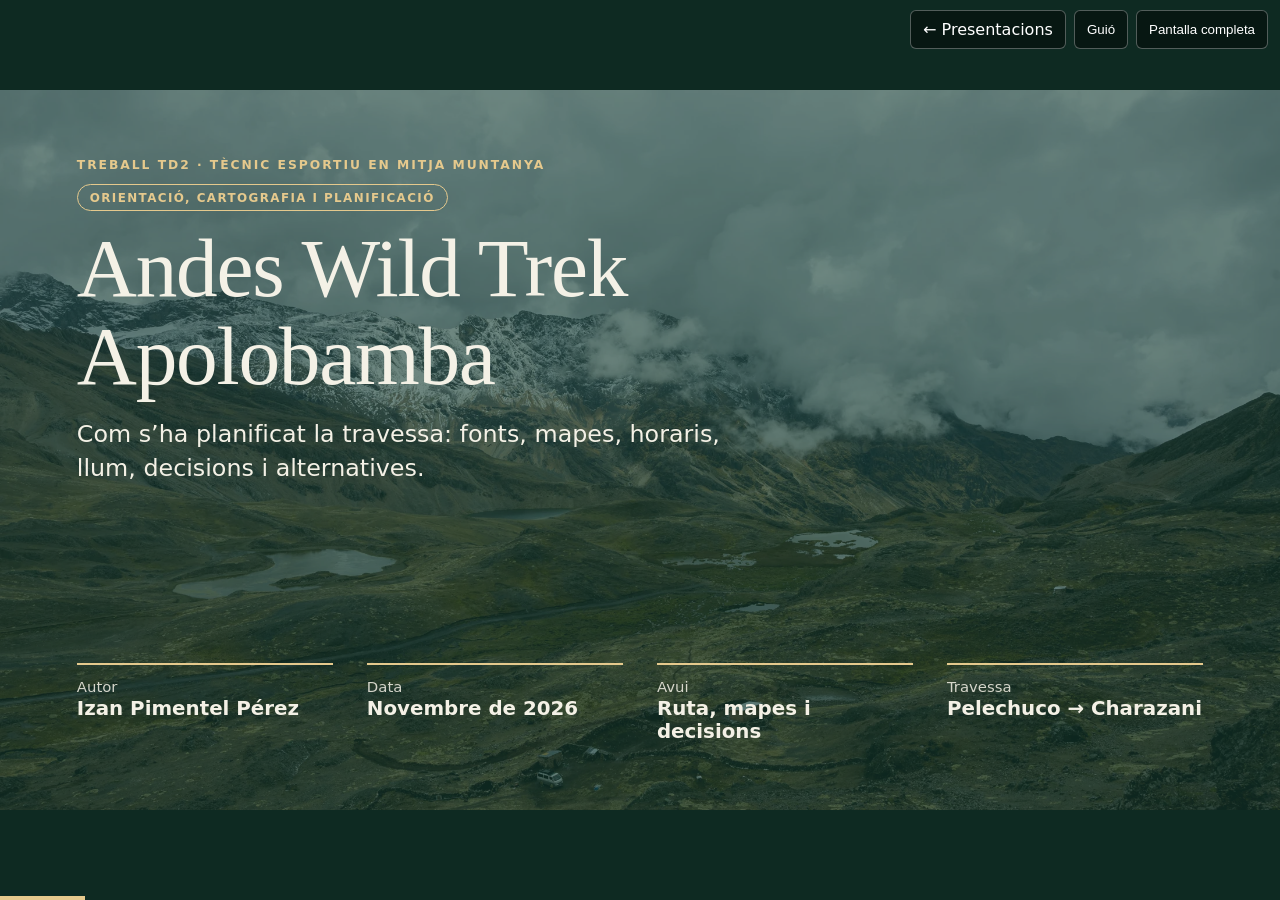
<file: presentacio-orientacio.html>
<!doctype html>
<html lang="ca"><head><meta charset="utf-8"><meta name="viewport" content="width=device-width,initial-scale=1">
<title>Orientació, cartografia i planificació · Andes Wild Trek · Apolobamba</title><meta name="robots" content="noindex"><link rel="icon" type="image/svg+xml" href="assets/favicon.svg">
<style>
:root{--forest:#163e33;--gold:#e5c98d;--cream:#f4f1e6;--ink:#1c2b26;--muted:#5b6b64;--serif:Georgia,"Times New Roman",serif}
*{box-sizing:border-box}html,body{margin:0;height:100%;background:#0e2a22;font-family:Inter,system-ui,-apple-system,"Segoe UI",Helvetica,Arial,sans-serif;color:var(--ink)}
.deck{position:fixed;inset:0;display:grid;place-items:center}
.slide{display:none;width:min(100vw,177.78vh);height:min(56.25vw,100vh);background:#fffefa;padding:5.2% 6%;position:relative;overflow:hidden;font-size:clamp(11px,1.55vw,26px)}
.slide.on{display:flex;flex-direction:column}
.slide.dark{background:var(--forest);color:var(--cream)}
.k{font-size:.62em;letter-spacing:.16em;text-transform:uppercase;font-weight:700;color:#8a7a4e;margin:0 0 .8em}.dark .k{color:var(--gold)}
h1,h2{font-family:var(--serif);font-weight:400;margin:0;letter-spacing:-.015em;line-height:1.05}h1{font-size:4.2em}h2{font-size:2.5em;margin-bottom:.55em}
p{margin:0 0 .6em;line-height:1.45}ul{margin:0;padding-left:1.1em;line-height:1.5}li{margin-bottom:.35em}
.cols{display:grid;grid-template-columns:1fr 1fr;gap:5%;flex:1;align-items:start;min-height:0}.cols.c3{grid-template-columns:repeat(3,1fr);gap:3%}.cols.w{grid-template-columns:1.25fr .75fr}.cols.m{grid-template-columns:.8fr 1.2fr}
.card{background:var(--cream);border-radius:.5em;padding:1em 1.1em}.card b{display:block;font-size:1.05em;margin-bottom:.25em}.card small{color:var(--muted);font-size:.88em;line-height:1.4;display:block}.card+.card{margin-top:.55em}
.dark .card{background:rgba(255,255,255,.08)}.dark .card small{color:#c9d3cb}
.big{font-family:var(--serif);font-size:3.4em;line-height:1;color:var(--forest)}.dark .big{color:var(--gold)}
.stat{display:grid;grid-template-columns:repeat(4,1fr);gap:3%;margin-top:auto}.stat div{border-top:.12em solid var(--gold);padding-top:.5em}.stat span{font-size:.75em;opacity:.85}
img{max-width:100%;display:block;border-radius:.4em}.fit{flex:1;min-height:0;display:flex;align-items:center;justify-content:center;height:100%}.fit img{max-height:100%;width:auto;max-width:100%;object-fit:contain}
.bg{position:absolute;inset:0;background-size:cover;background-position:center;opacity:.38}.over{position:relative;display:flex;flex-direction:column;height:100%}
table{border-collapse:collapse;width:100%;font-size:.84em}td,th{text-align:left;padding:.42em .5em;border-bottom:1px solid #dfe3d8}th{font-size:.8em;letter-spacing:.08em;text-transform:uppercase;color:var(--muted)}tr.w td{font-weight:600}
table.c td,table.c th{font-size:.92em;padding:.35em .45em}table.c td:last-child{white-space:nowrap}
.foot{position:absolute;left:6%;right:6%;bottom:3.2%;display:flex;justify-content:space-between;font-size:.62em;color:var(--muted)}.dark .foot{color:#b9c7be}
.bar{position:fixed;left:0;bottom:0;height:4px;background:var(--gold);transition:width .2s;z-index:5}
.ui{position:fixed;right:12px;top:10px;display:flex;gap:8px;z-index:6;transition:opacity .4s}.ui.hide{opacity:0;pointer-events:none}.ui button,.ui a{font:600 13px/1 inherit;color:#fff;background:rgba(0,0,0,.45);border:1px solid rgba(255,255,255,.3);border-radius:6px;padding:9px 12px;cursor:pointer;text-decoration:none}
.notes{position:fixed;left:0;right:0;bottom:0;background:rgba(10,25,20,.96);color:#eef0e8;padding:16px 22px 22px;font-size:15px;line-height:1.5;max-height:38vh;overflow:auto;display:none;z-index:4}.notes.on{display:block}.notes b{color:var(--gold)}
.nav{position:fixed;top:0;bottom:0;width:22%;z-index:3;cursor:pointer}.nav.l{left:0}.nav.r{right:0;width:78%}
@media print{.ui,.bar,.nav,.notes{display:none}.deck{position:static;display:block}.slide{display:flex!important;flex-direction:column;width:100vw;height:56.25vw;page-break-after:always}@page{size:13.333in 7.5in;margin:0}}
.months{display:grid;grid-template-columns:repeat(12,1fr);gap:.25em;margin:.4em 0 .5em}.months span{font-size:.62em;text-align:center;padding:1.3em 0 .3em;border-radius:.25em;background:#eceee7;color:#7b8378;font-weight:700}.months .best{background:var(--forest);color:#fff}.months .ok{background:#9daa86;color:#102c25}.months .risk{background:#e2cfa6;color:#102c25}
.mini{font-size:.8em;color:var(--muted);line-height:1.4}.dark .mini{color:#c9d3cb}
.band{background:var(--forest);color:var(--cream);border-radius:.5em;padding:.75em 1em;margin-top:.8em}
.lv{display:grid;grid-template-columns:repeat(4,1fr);gap:2.5%;margin-bottom:.8em}.lv div{background:var(--cream);border-radius:.5em;padding:.8em .9em}.lv b{display:block;font-size:.95em}.lv i{font-style:normal;color:#8a7a4e;font-weight:700;font-size:.8em;letter-spacing:.06em;text-transform:uppercase}.lv small{display:block;color:var(--muted);font-size:.8em;line-height:1.35;margin-top:.3em}
.dots{display:flex;gap:.25em;margin:.35em 0}.dots span{width:.7em;height:.7em;border-radius:50%;background:#d9ddd0}.dots span.on{background:var(--forest)}
.qr{background:#fff;border-radius:.5em;padding:.7em;text-align:center;border:1px solid #dfe3d8}.qr img{width:100%;max-width:10em;margin:0 auto}.qr small{display:block;font-size:.65em;color:var(--muted);margin-top:.4em}
.law{font-size:.8em;color:var(--muted);margin-top:.25em;display:block}
ol{margin:0;padding-left:1.3em;line-height:1.5}ol li{margin-bottom:.5em}
table.s td:first-child{width:17%}table.s td:last-child{white-space:normal;width:21%;font-weight:600;color:var(--forest)}
.hb{margin:.2em 0 .6em}.hb .r{display:grid;grid-template-columns:36% 1fr 17%;align-items:center;gap:.6em;margin:.5em 0;font-size:.85em}.hb i{display:block;height:1.15em;background:var(--forest);border-radius:.2em}.hb .o i{background:#aab5a3}.hb b{text-align:right;font-weight:600;white-space:nowrap}
.tl{display:flex;height:2.6em;border-radius:.4em;overflow:hidden;margin:.5em 0 .35em;font-size:.8em}.tl div{display:flex;align-items:center;justify-content:center;color:#fff;font-weight:600;white-space:nowrap;overflow:hidden}.tl .n{background:#3b4a44}.tl .w{background:var(--forest)}.tl .g{background:#e5c98d;color:#102c25}.tl .d{background:#9daa86}
.subj{display:inline-block;align-self:flex-start;font-size:.6em;letter-spacing:.12em;text-transform:uppercase;font-weight:700;border:1px solid var(--gold);color:var(--gold);border-radius:2em;padding:.45em 1em;margin-bottom:1.2em}
</style></head><body>
<div class="deck" id="deck">

<section class="slide dark" data-n="Bon dia. Soc l’Izan Pimentel i us presento la planificació de la travessa Pelechuco–Charazani, a l’Apolobamba. Avui em centro en com he construït la ruta: les fonts i la cartografia, el càlcul d’horaris i de llum, l’altitud, els punts de decisió, la meteorologia, les alternatives i les eines de navegació."><div class="bg" style="background-image:url(assets/apolobamba-landscape.webp)"></div><div class="over"><p class="k">Treball TD2 · Tècnic esportiu en mitja muntanya</p><span class="subj">Orientació, cartografia i planificació</span><h1>Andes Wild Trek<br>Apolobamba</h1><p style="font-size:1.2em;margin-top:.7em;max-width:62%">Com s’ha planificat la travessa: fonts, mapes, horaris, llum, decisions i alternatives.</p><div class="stat"><div><span>Autor</span><br><b>Izan Pimentel Pérez</b></div><div><span>Data</span><br><b>Novembre de 2026</b></div><div><span>Avui</span><br><b>Ruta, mapes i decisions</b></div><div><span>Travessa</span><br><b>Pelechuco → Charazani</b></div></div></div></section>

<section class="slide" data-n="Aquesta és la zona. La Cordillera d’Apolobamba és a la frontera amb el Perú, dins d’una àrea protegida. La travessa va de Pelechuco a Charazani: sis jornades, 53 quilòmetres, diversos passos alts i el Pas Sunchulli, a 5.032 metres segons el GPS i fins a 5.100 segons altres fonts. Al mapa general hi ha la ruta principal, els plans B, el pla C i els punts on pot arribar un vehicle."><p class="k">01 · La zona</p><h2>Pelechuco → Charazani.</h2><div class="cols w"><div class="fit"><img src="assets/maps/general-ca.webp" alt="Mapa general"></div><div><ul><li>ANMI Apolobamba, La Paz (Bolívia)</li><li>53,4 km · +3.450 / −3.915 m</li><li>Pas Sunchulli: 5.032 m (GPX); fins a 5.100 m segons altres fonts</li><li>Cinc nits en tenda, de 4.010 a 4.700 m</li><li>≈36 % del camí va per pistes mineres</li></ul><p class="mini" style="margin-top:.8em">Mapa general de l’Atles A3: ruta, plans B, pla C i sortides en vehicle.</p></div></div><div class="foot"><span>Atles cartogràfic · làmina 1</span><span>2</span></div></section>

<section class="slide" data-n="No he recorregut la ruta, i el treball ho diu. Però no em quedo només amb el GPS de 2012: és la base de la geometria i dels temps, i l’he posat al dia amb fonts recents. OpenStreetMap mostra que prop d’un terç del camí ja és pista minera, i això obre sortides en vehicle. Relats i registres de 2022 a 2025 confirmen el corredor, Hilo Hilo i els passos, i un d’ells avisa d’un problema de navegació cap a Lorisani. Sis operadors, consultats aquest novembre, coincideixen en llocs i durades. I les carreteres, amb els informes de l’ABC de 2025 i 2026. Tot plegat diu que el disseny és versemblant, però no com està el camí avui."><p class="k">02 · Fonts</p><h2>Una base de 2012, posada al dia.</h2><div class="cols"><div><table class="c"><tr><th>Font</th><th>Any</th><th>Què aporta</th></tr><tr><td>Track GPS (Wikiloc)</td><td>2012</td><td>Geometria i temps de pas (199 punts)</td></tr><tr><td>Relats i registres de caminants</td><td>2022–2025</td><td>Corredor, Hilo Hilo, passos i accés; avís de navegació cap a Lorisani</td></tr><tr><td>OpenStreetMap i SRTM</td><td>2026</td><td>≈36 % del camí ja és pista minera; rutes dels plans B i C</td></tr><tr><td>Sis operadors bolivians</td><td>nov. 2026</td><td>Llocs, cotes i durades</td></tr><tr><td>ABC (carreteres)</td><td>2025–2026</td><td>Talls i esllavissades</td></tr></table></div><div><table class="c"><tr><th>Dada</th><th>GPX 2012</th><th>Fonts recents</th></tr><tr><td>Hilo Hilo</td><td>4.010 m</td><td>4.010 m</td></tr><tr><td>Pas Sunchulli</td><td>5.032 m</td><td>5.100 m</td></tr><tr><td>Etapa 2 sencera</td><td>7 h 17</td><td>unes 9 h</td></tr><tr><td>Camp de Sunchulli</td><td>4.717 m</td><td>uns 4.500 m</td></tr><tr><td>Pistes mineres</td><td>no hi consten</td><td>≈36 % del camí</td></tr><tr><td>Final</td><td>Charazani</td><td>sovint Curva</td></tr></table></div></div><p class="band">Confirmen que el disseny és versemblant. No substitueixen el reconeixement: passos, campaments, aigua i el pont de l’última jornada.</p><div class="foot"><span>Bloc 06 · cap. 9 i 10 · annex E</span><span>3</span></div></section>

<section class="slide" data-n="Amb aquestes dades he fet un atles de 11 làmines A3: el mapa general, una làmina per jornada i quatre del pla C. La base és OpenTopoMap, amb corbes de nivell i rius. Projecció web Mercator, graella en graus WGS84, quadrícula UTM 19 Sud cada quilòmetre, declinació apuntada a cada làmina i escala gràfica corregida a la latitud. El GPS i les coordenades UTM 19 Sud de l’app i del SOS fan servir el mateix datum, WGS84: només canvia la forma d’expressar la posició. Cada làmina porta perfil, punts de pas amb hora, evacuacions i plans B. Els topònims s’han normalitzat: el que al GPS diu Hilohilo o Paso Sunchulli, al text és Hilo Hilo i Pas Sunchulli. L’atles no és una carta oficial: l’IGM de Bolívia edita la sèrie 1:50.000, i la tinc pendent de contrastar abans de sortir."><p class="k">03 · Cartografia</p><h2>Un atles de 11 làmines A3.</h2><div class="cols w"><div class="fit"><img src="assets/maps/jornada-7-ca.webp" alt="Làmina del dia 7"></div><div><ul><li>Base OpenTopoMap: relleu, corbes i hidrografia</li><li>Web Mercator (EPSG:3857), graella en graus WGS84 i escala corregida a la latitud</li><li>Quadrícula UTM 19 S cada 1 km i declinació (≈ 9,8° O); mateix datum (WGS84) que el GPS i l’app</li><li>No és carta oficial: per contrastar amb la sèrie 1:50.000 de l’IGM abans de sortir</li></ul><table class="c" style="margin-top:.6em"><tr><th>GPX</th><th>Text</th></tr><tr><td>Hilohilo</td><td>Hilo Hilo</td></tr><tr><td>Paso Sunchulli</td><td>Pas Sunchulli</td></tr><tr><td>Charasani / Fin</td><td>Charazani</td></tr></table></div></div><div class="foot"><span>Bloc 06 · cap. 11 · Atles, làmina del dia 7</span><span>4</span></div></section>

<section class="slide" data-n="Aquestes són les sis jornades. La decisió clau del disseny és partir la segona etapa del traçat en dos dies, amb nit a Hilo Hilo. L’última jornada té un punt de decisió a la cruïlla de Curva. Cap jornada supera les nou hores i mitja."><p class="k">04 · Les jornades</p><h2>Sis jornades que caben en la llum.</h2><table><tr><th>Dia</th><th>Jornada</th><th>Km</th><th>Desnivell</th><th>Hores</th><th>Nit</th></tr><tr><td>5</td><td>Pelechuco → Campament 1</td><td>9,7</td><td>+1.047 / −540</td><td>6–8</td><td>4.168 m</td></tr><tr><td>6</td><td>Campament 1 → Hilo Hilo</td><td>4,2</td><td>+31 / −189</td><td>2–3</td><td>4.010 m</td></tr><tr class="w"><td>7</td><td>Hilo Hilo → Pas Sunchulli → Campament 2</td><td>11,4</td><td>+1.062 / −354</td><td>7–9</td><td>4.500–4.700 m</td></tr><tr><td>8</td><td>Campament 2 → Incacancha</td><td>8,3</td><td>+211 / −867</td><td>5–7</td><td>4.060 m</td></tr><tr><td>9</td><td>Incacancha → Campament 3</td><td>4,1</td><td>+602 / −491</td><td>4–6</td><td>4.171 m</td></tr><tr><td>10</td><td>Campament 3 → Charazani</td><td>15,8</td><td>+497 / −1.473</td><td>8–9 h 30</td><td>3.195 m</td></tr></table><p style="margin-top:.8em"><b>Regla de llum:</b> sortida a partir de les 07.10 i arribada abans de les 16.40.</p><div class="foot"><span>Bloc 06 · cap. 10 · totals arrodonits sobre el track</span><span>5</span></div></section>

<section class="slide" data-n="Com he calculat els horaris. El GPS de 2012 conserva l’hora de cada punt: és el temps d’una persona sense grup. A la planificació multiplico aquests temps per un factor d’1,1 a 1,6 per a un grup de vuit a tretze amb parades i reagrupaments; els dies curts de recuperació, més. La prova és l’etapa 2 sencera: 7 hores i 17 minuts el 2012, que per a un grup són de nou hores i mitja a gairebé dotze. No cap en la llum, i per això la partim en dos dies. Els operadors actuals, que la fan en unes nou hores, ho confirmen."><p class="k">05 · Càlcul d’horaris</p><h2>Del temps d’una persona al d’un grup.</h2><table class="c"><tr><th>Jornada</th><th>Registre 2012</th><th>Planificació</th><th>Factor</th></tr><tr><td>Dia 5 · 9,7 km</td><td>5 h 34</td><td>6–8 h</td><td>1,1–1,4</td></tr><tr><td>Dia 6 · 4,2 km</td><td>1 h 17</td><td>2–3 h</td><td>1,6–2,3 (recuperació)</td></tr><tr><td>Dia 7 · 11,4 km</td><td>6 h 00</td><td>7–9 h</td><td>1,2–1,5</td></tr><tr><td>Dia 8 · 8,3 km</td><td>4 h 29</td><td>5–7 h</td><td>1,1–1,6</td></tr><tr><td>Dia 9 · 4,1 km</td><td>2 h 32</td><td>4–6 h</td><td>1,6–2,4</td></tr><tr><td>Dia 10 · 15,8 km</td><td>5 h 57</td><td>8–9 h 30</td><td>1,3–1,6</td></tr><tr class="w"><td>Etapa 2 sencera · 15,6 km</td><td>7 h 17</td><td>9 h 30–11 h 40</td><td>1,3–1,6 → no cap</td></tr></table><p class="mini" style="margin-top:.6em">El registre no indica la mida del grup ni les parades: és una referència mínima, no un horari.</p><div class="foot"><span>Bloc 06 · cap. 9</span><span>6</span></div></section>

<section class="slide" data-n="La finestra de llum la he calculada jo amb les equacions solars de la NOAA per a Pelechuco. Al juny de 2027 el sol surt entre les 6.54 i les 7.02 i es pon cap a les 18.15. Vull ser al lloc segur noranta minuts abans de la posta: cap a les 16.40. D’aquí surt la regla: sortida a partir de les 7.10 i arribada abans de les 16.40, una finestra màxima de nou hores i mitja. A la barra, per a un dia de mitjan juny, es veu la marxa útil en verd i la reserva de llum en daurat. I a cada punt de control, l’hora límit és 16.40 menys el temps conservador fins al lloc segur següent."><p class="k">06 · Llum</p><h2>Nou hores i mitja de marxa útil.</h2><div class="cols" style="flex:none"><div><table class="c"><tr><th>Juny 2027</th><th>Sortida del sol</th><th>Posta</th><th>Posta − 90 min</th></tr><tr><td>1 de juny</td><td>06:54</td><td>18:13</td><td>16:43</td></tr><tr><td>15 de juny</td><td>06:59</td><td>18:14</td><td>16:44</td></tr><tr><td>30 de juny</td><td>07:02</td><td>18:17</td><td>16:47</td></tr></table><p class="mini" style="margin-top:.5em">Càlcul propi amb les equacions NOAA per a Pelechuco (−14,820°, −69,071°), hora de Bolívia (UTC−4). Horitzó ideal: el relleu i els núvols redueixen la llum útil.</p></div><div><div class="card"><b>Regla de la travessa</b><small>Sortida a partir de les 07.10 · arribada abans de les 16.40 · màxim 9 h 30.</small></div><div class="card"><b>Hora límit de cada punt</b><small>16.40 menys el temps conservador fins al lloc segur següent. Frontal només per a contingències.</small></div></div></div><p class="mini" style="margin:1.1em 0 .2em"><b>Dia tipus: 15 de juny de 2027</b></p><div class="tl"><div class="n" style="flex:59"></div><div class="d" style="flex:11"></div><div class="w" style="flex:570">Marxa útil · 9 h 30</div><div class="g" style="flex:94">Reserva · 1 h 34</div><div class="n" style="flex:46"></div></div><p class="mini">Sortida del sol 06:59 · inici de la marxa 07:10 · arribada al lloc segur 16:40 · posta 18:14</p><div class="foot"><span>Bloc 06 · cap. 10.1</span><span>7</span></div></section>

<section class="slide" data-n="L’altitud condiciona el calendari. La referència és no pujar més d’uns cinc-cents metres de cota de nit per dia per sobre dels tres mil; el primer salt, de Pelechuco al Campament 1, és de 508. La nit d’Hilo Hilo és més baixa que l’anterior i fa d’adaptació abans del pas. La nit crítica és la del Campament 2: al GPX és a 4.717 metres, 707 més que Hilo Hilo, i per això proposo situar-lo cap als 4.500."><p class="k">07 · Perfil i aclimatació</p><h2>On dormim cada nit.</h2><div class="fit"><img src="assets/pres-altitud.png" alt="Cota de cada nit"></div><div class="foot"><span>Referència: CDC Yellow Book 2026 · Bloc 03, cap. 4.2</span><span>8</span></div></section>

<section class="slide" data-n="Els punts de decisió són on la planificació es converteix en una decisió concreta. El perfil del dia 7 els mostra: l’última mitja volta còmoda és a Agua buena 3 a les 13.40; si a les 14.40 no som al Pas Sunchulli, mitja volta i el 4×4 ens recull per la pista, i amb neu dura o gel no es creua. El dia 10, a la cruïlla de Curva a les 11.10, si anem justos, acabem a Curva amb vehicle; els operadors sumen fins a deu hores per a tota la jornada, així que amb grup és el final probable i la recollida es contracta sempre. I a qualsevol punt segur, abans de continuar comparo el temps per seguir i el de tornar, amb noranta minuts de reserva abans de la posta. El perfil és esquemàtic: uneix els punts de pas del GPX."><p class="k">08 · Punts de decisió</p><h2>Hores límit escrites abans de sortir.</h2><div class="cols w"><div><svg viewBox="0 0 760 310" xmlns="http://www.w3.org/2000/svg" role="img" aria-label="Perfil del dia 7" style="width:100%;height:auto;display:block;font-family:Inter,system-ui,sans-serif"><line x1="62" x2="734" y1="205.2" y2="205.2" stroke="#dfe3d8"/><text x="54" y="210.2" font-size="15" text-anchor="end" fill="#5b6b64">4000</text><line x1="62" x2="734" y1="133.9" y2="133.9" stroke="#dfe3d8"/><text x="54" y="138.9" font-size="15" text-anchor="end" fill="#5b6b64">4500</text><line x1="62" x2="734" y1="62.5" y2="62.5" stroke="#dfe3d8"/><text x="54" y="67.5" font-size="15" text-anchor="end" fill="#5b6b64">5000</text><text x="62.0" y="268" font-size="15" text-anchor="middle" fill="#5b6b64">0</text><text x="179.9" y="268" font-size="15" text-anchor="middle" fill="#5b6b64">2</text><text x="297.8" y="268" font-size="15" text-anchor="middle" fill="#5b6b64">4</text><text x="415.7" y="268" font-size="15" text-anchor="middle" fill="#5b6b64">6</text><text x="533.6" y="268" font-size="15" text-anchor="middle" fill="#5b6b64">8</text><text x="651.5" y="268" font-size="15" text-anchor="middle" fill="#5b6b64">10</text><text x="734" y="288" font-size="14" text-anchor="end" fill="#5b6b64">km</text><polygon points="62.0,248.0 62.0,203.8 315.5,167.4 551.3,88.2 633.8,58.0 734.0,102.9 734.0,248.0" fill="rgba(22,62,51,.12)"/><polyline points="62.0,203.8 315.5,167.4 551.3,88.2 633.8,58.0 734.0,102.9" fill="none" stroke="#163e33" stroke-width="3.2" stroke-linejoin="round"/><line x1="633.8" x2="633.8" y1="58.0" y2="248" stroke="#b8923c" stroke-width="2.2" stroke-dasharray="6 5"/><text x="633.8" y="290" font-size="16" font-weight="700" text-anchor="middle" fill="#8a6a1f">14.40 · hora límit</text><circle cx="62.0" cy="203.8" r="5.5" fill="#163e33"/><text x="68.0" y="229.8" font-size="15.5" font-weight="500" text-anchor="start" fill="#1c2b26">Hilo Hilo<tspan x="68.0" dy="17" font-weight="400" fill="#5b6b64">4.010 m</tspan></text><circle cx="315.5" cy="167.4" r="5.5" fill="#163e33"/><text x="315.5" y="193.4" font-size="15.5" font-weight="500" text-anchor="middle" fill="#1c2b26">Agua buena 2<tspan x="315.5" dy="17" font-weight="400" fill="#5b6b64">4.265 m</tspan></text><circle cx="551.3" cy="88.2" r="5.5" fill="#163e33"/><text x="539.3" y="66.2" font-size="15.5" font-weight="500" text-anchor="end" fill="#1c2b26">Agua buena 3<tspan x="539.3" dy="17" font-weight="400" fill="#5b6b64">4.820 m</tspan></text><circle cx="633.8" cy="58.0" r="7" fill="#b8923c"/><text x="633.8" y="32.0" font-size="15.5" font-weight="700" text-anchor="middle" fill="#1c2b26">Pas Sunchulli<tspan x="633.8" dy="17" font-weight="400" fill="#5b6b64">5.032 m</tspan></text><circle cx="734.0" cy="102.9" r="5.5" fill="#163e33"/><text x="738.0" y="132.9" font-size="15.5" font-weight="500" text-anchor="end" fill="#1c2b26">Campament 2<tspan x="738.0" dy="17" font-weight="400" fill="#5b6b64">4.717 m</tspan></text></svg><p class="mini">Dia 7 · perfil esquemàtic entre els punts de pas del GPX.</p><p class="mini" style="margin-top:.5em"><b>Retirada ordinària:</b> només pel camí comprovat fins al darrer punt segur. Símptomes greus d’altitud: descens prioritari i assistència.</p></div><div><div class="card"><b>Dia 7 · Pas Sunchulli · 14.40</b><small>Última mitja volta còmoda: Agua buena 3, 13.40. Si a les 14.40 no s’hi és, mitja volta i 4×4 per la pista. Amb neu dura o gel, no es creua.</small></div><div class="card"><b>Dia 10 · Cruïlla de Curva · 11.10</b><small>Passada l’hora, o si Charazani passaria de les 16.10 (30 min de marge sobre la hora límit): final a Curva amb vehicle. Amb grup és el final probable.</small></div><div class="card"><b>A cada punt segur</b><small>Comparar el temps per seguir i per tornar, amb 90 min de reserva abans de la posta.</small></div></div></div><div class="foot"><span>Bloc 06 · cap. 10 · app del guia</span><span>9</span></div></section>

<section class="slide" data-n="I si no es veu el coll? Amb boira, la navegació es fa amb un mètode escrit. Abans de sortir, a l’atles i al GPS tinc l’azimut i la distància entre punts de pas. Aquí, de l’Agua buena 3 al Pas Sunchulli: un quilòmetre i quatre pel camí, uns dos-cents metres de pujada i un azimut d’uns cent trenta-cinc graus respecte al nord vertader. El nord del mapa és el vertader: abans de fer servir l’azimut amb la brúixola, s’ha de passar a magnètic amb la declinació, que és oest: unes 9,8° el 20/06/2027 (model NOAA WMMHR-2025: 9,84° O a Pelechuco i 9,79° O a Charazani, amb un canvi de 0,23° per any). Cal sumar-la a l’azimut vertader. En marxa, cada punt es confirma amb tres dades: cota, temps i azimut seguit. Si una no coincideix, es para, es reagrupa el grup i es torna al darrer punt segur. No s’inventen dreceres."><p class="k">09 · Navegació</p><h2>Si no es veu el coll: navegar amb boira.</h2><div class="cols"><div><ol><li><b>Abans de sortir:</b> azimut i distància entre punts de pas, a l’atles i al GPS</li><li><b>En marxa:</b> cada punt es confirma amb tres dades: cota, temps i azimut seguit</li><li><b>Si una no coincideix:</b> parar, reagrupar i tornar al darrer punt segur</li><li><b>Mai una drecera improvisada;</b> amb neu dura o gel, el coll no es creua</li><li><b>Redundància:</b> atles, brúixola i GPS; l’app complementa</li></ol></div><div><div class="card"><b>Exemple: Agua buena 3 → Pas Sunchulli</b><small>Pel camí: 1,4 km i +212 m · en línia recta ≈1,2 km · azimut vertader ≈135° <br>Calculat amb les coordenades del GPX.</small></div><div class="card"><b>Declinació magnètica</b><small>El nord del mapa és el vertader. Declinació oest de ≈ 9,8° (NOAA WMMHR-2025, 20/06/2027; 0,23° de canvi per any). Azimut magnètic = azimut vertader + 9,8°; s’apunta a cada làmina.</small></div></div></div><div class="foot"><span>Atles cartogràfic · app del guia</span><span>10</span></div></section>

<section class="slide" data-n="La meteorologia es consulta 48 i 24 hores abans, cada matí i abans de cada pas crític, amb dues fonts com a mínim; si no coincideixen, es decideix amb la més desfavorable. SENAMHI és la font oficial. Windy dona el model europeu al punt exacte del pas: vent a 500 hectopascals i isoterma de zero graus. Meteoblue compara models, Mountain-Forecast dona la previsió per cotes i el satèl·lit GOES mostra les tempestes que entren de l’Amazònia. Durant la travessa no hi ha cobertura: la previsió arriba pel Garmin inReach."><p class="k">10 · Meteorologia</p><h2>Dues fonts, i es decideix amb la pitjor.</h2><div class="cols"><div><table class="c"><tr><th>Font</th><th>Per a què</th></tr><tr><td>SENAMHI</td><td>Font oficial: pronòstic i avisos</td></tr><tr><td>Windy (ECMWF)</td><td>Al Pas Sunchulli (−14,997; −68,997): vent a 500 hPa, isoterma 0 °C, núvols</td></tr><tr><td>Meteoblue</td><td>Meteograma i comparació de models</td></tr><tr><td>Mountain-Forecast</td><td>Vent i fred a la cota dels passos</td></tr><tr><td>Satèl·lit GOES</td><td>Tempestes que entren des de l’Amazònia</td></tr></table></div><div><div class="card"><b>Quan</b><small>48 h i 24 h abans, cada matí i abans de cada pas crític. Es registra font, hora i decisió.</small></div><div class="card"><b>Durant la travessa</b><small>Sense cobertura: Garmin inReach, guia local i arrier, i observació del cel, el vent i la pressió.</small></div><div class="card"><b>Amb neu dura o gel al pas</b><small>No es creua: es fa servir un dia de reserva o el pla C.</small></div></div></div><div class="foot"><span>Bloc 06 · cap. 10 · annex E</span><span>11</span></div></section>

<section class="slide" data-n="La temporada i els plans B. La millor època és de mitjan juny a finals de juliol: a l’agost hi ha hagut nevades fortes al Pas Sunchulli. Cada jornada té un pla B: hora límit al pas, una baixada alternativa a les Mil Corbes pel sud del Pas 5, i final a Curva. Com que un terç del camí ja va per pistes mineres, gairebé sempre hi ha sortida en vehicle. I una dada de planificació: l’aigua s’agafa només per sobre de les mines, perquè tractar-la no elimina el mercuri."><p class="k">11 · Temporada i plans B</p><h2>Juny i juliol, amb un pla B a cada jornada.</h2><div class="cols"><div><p><b>Finestra recomanada: del 15 de juny al 31 de juliol</b></p><div class="months"><span>G</span><span>F</span><span>M</span><span>A</span><span class="ok">M</span><span class="best">J</span><span class="best">J</span><span class="risk">A</span><span class="ok">S</span><span>O</span><span>N</span><span>D</span></div><p class="mini">Fosc: recomanat · verd: possible · beix: risc de nevades fortes (1993, 2019) · gris: no.</p><ul><li>≈36 % del camí per pistes mineres: sortida en vehicle gairebé sempre</li><li>Aigua només per sobre de les mines</li></ul></div><div><div class="card"><b>Pas Sunchulli · dia 7</b><small>Hora límit 14.40. Amb neu dura o gel no es creua: dia de reserva.</small></div><div class="card"><b>Mil Corbes · dia 8</b><small>Baixada alternativa pel sud del Pas 5 (2,9 km, −600 m, uns 200 m sense cartografiar) o nit a Quellwa Cota.</small></div><div class="card"><b>Final · dia 10</b><small>Decisió a Curva a les 11.10; sense pont confirmat, final a Curva.</small></div></div></div><div class="foot"><span>Bloc 06 · cap. 10.2–10.6 · GPX dels plans B</span><span>12</span></div></section>

<section class="slide" data-n="Si abans de sortir el Pas Sunchulli està tancat, o la zona minera no ho aconsella, hi ha un pla C complet pel camí de l’Akamani. El dia 4 anem en vehicle de La Paz a Curva i fem quatre etapes: trenta-cinc quilòmetres i un màxim de 4.661 metres, sense passar per Sunchulli ni per les Mil Corbes. El traçat surt d’OpenStreetMap i SRTM, amb un marge d’error del deu per cent, i s’ha de reconèixer."><p class="k">12 · Pla C</p><h2>Una ruta completa per l’Akamani.</h2><div class="cols w"><div><table class="c"><tr><th>Etapa</th><th>Recorregut</th><th>Km</th><th>Desnivell</th><th>Hores</th><th>Nit</th></tr><tr><td>C1</td><td>Curva → Cañisaya</td><td>5,2</td><td>+200 / −60</td><td>2–3</td><td>3.880 m</td></tr><tr class="w"><td>C2</td><td>Cañisaya → Pas d’Akamani (4.661 m) → Incacancha</td><td>10,0</td><td>+950 / −750</td><td>6–8</td><td>4.060 m</td></tr><tr><td>C3</td><td>Incacancha → Pas Lorisani → Huayrapata</td><td>12,1</td><td>+580 / −950</td><td>6–8</td><td>3.700 m</td></tr><tr><td>C4</td><td>Huayrapata → Pas de Chatalayo → RN16 → Charazani</td><td>7,3</td><td>+340 / −680</td><td>4–5</td><td>3.195 m</td></tr></table><div class="card" style="margin-top:.6em"><b>Quan s’activa</b><small>Abans de sortir (pas tancat, conflicte miner, sense permisos) o des d’Incacancha, per C3 i C4.</small></div></div><div class="fit"><img src="assets/maps/pla-c-c2-ca.webp" alt="Làmina de l’etapa C2"></div></div><div class="foot"><span>Traçat: OpenStreetMap i SRTM (±10 %) · per reconèixer</span><span>13</span></div></section>

<section class="slide" data-n="Les eines de navegació. L’atles imprès i la brúixola són la base. El GPS porta els GPX de la ruta, de cada pla B i del pla C. I he fet una app per al guia que funciona sense cobertura: hora de Bolívia, llum fins al lloc segur, posició GPS sobre el traçat, retard, la pròxima hora límit amb la seva decisió, el mapa desat i una pantalla SOS amb coordenades WGS84 i UTM 19 Sud. L’app no substitueix el mapa, la brúixola ni el GPS: els complementa."><p class="k">13 · Eines de navegació</p><h2>Mapa, brúixola, GPS i una app sense cobertura.</h2><div class="cols"><div><ul><li><b>Atles A3 imprès</b> i brúixola</li><li><b>GPS</b> amb els GPX de la ruta, els plans B i el pla C</li><li><b>Garmin inReach:</b> GPS, previsió, missatges i SOS</li><li><b>Coordenades</b> en WGS84 i UTM 19 S</li></ul><p class="band" style="font-size:.85em">L’app complementa, no substitueix, el mapa, la brúixola i el GPS.</p></div><div><div class="card"><b>App del guia · sense cobertura</b><small>Hora de Bolívia i llum · GPS sobre el traçat i retard · pròxima hora límit i decisió · mapa desat · plans B i C · meteo per punts · SOS amb WGS84/UTM 19S.</small></div><div class="card"><b>Al vespre</b><small>Checklist del dia i registre de passos, decisions i condicions.</small></div></div></div><div class="foot"><span>Bloc 06 · cap. 10 i 11 · 7m5n2m6tv8-eng.github.io/apolobamba/guia</span><span>14</span></div></section>

<section class="slide dark" data-n="Per acabar: la ruta està planificada amb fonts contrastades, horaris justificats, una finestra de llum calculada i decisions escrites. El que falta és el reconeixement de camp: el traçat, els temps reals, el Campament 2, la baixada alternativa, el pla C i el pont de l’última jornada. Moltes gràcies; quedo a la vostra disposició per a preguntes."><p class="k">14 · Conclusions</p><h2>Planificada al detall, pendent de trepitjar.</h2><div class="cols"><div><p><b>Definit</b></p><ul><li>GPX de 2012 posat al dia amb fonts de 2022–2026</li><li>Topònims normalitzats</li><li>Atles A3 i GPX de tots els plans</li><li>Horaris amb factor de grup i regla de llum</li><li>Punts de decisió, meteo i alternatives</li></ul></div><div><p><b>Reconeixement de camp</b></p><ul><li>Traçat, temps reals i cotes de nit</li><li>Campament 2 cap als 4.500 m</li><li>Baixada alternativa a les Mil Corbes i pla C</li><li>Contrast amb la carta oficial de l’IGM</li><li>Aigua, pont final i comunicacions</li></ul></div></div><p class="big" style="font-size:1.7em;margin:.4em 0 1.6em">Moltes gràcies.</p><div class="foot"><span>Web: 7m5n2m6tv8-eng.github.io/apolobamba</span><span>15</span></div></section>
</div>
<div class="nav l" id="prev" aria-hidden="true"></div><div class="nav r" id="next" aria-hidden="true"></div>
<div class="ui"><a href="presentacio.html">← Presentacions</a><button id="bn" type="button">Guió</button><button id="bf" type="button">Pantalla completa</button></div>
<div class="notes" id="notes"></div><div class="bar" id="bar"></div>
<script>
(function(){var s=[].slice.call(document.querySelectorAll('.slide')),i=Math.max(0,Math.min(s.length-1,(parseInt(location.hash.slice(1))||1)-1)),n=document.getElementById('notes');
function go(k){i=Math.max(0,Math.min(s.length-1,k));s.forEach(function(e,j){e.classList.toggle('on',j===i)});n.innerHTML='<b>'+(i+1)+' / '+s.length+'</b> · '+s[i].dataset.n;document.getElementById('bar').style.width=((i+1)/s.length*100)+'%';history.replaceState(null,'','#'+(i+1));}
document.getElementById('next').onclick=function(){go(i+1)};document.getElementById('prev').onclick=function(){go(i-1)};
document.getElementById('bn').onclick=function(){n.classList.toggle('on')};
document.getElementById('bf').onclick=function(){var d=document.documentElement;if(document.fullscreenElement)document.exitFullscreen();else if(d.requestFullscreen)d.requestFullscreen();};
document.addEventListener('keydown',function(e){if(['ArrowRight','PageDown',' ','Enter'].indexOf(e.key)>-1){e.preventDefault();go(i+1)}else if(['ArrowLeft','PageUp'].indexOf(e.key)>-1)go(i-1);else if(e.key==='n'||e.key==='N')n.classList.toggle('on');else if(e.key==='Home')go(0);else if(e.key==='End')go(s.length-1);});
var x0=null;document.addEventListener('touchstart',function(e){x0=e.touches[0].clientX},{passive:true});document.addEventListener('touchend',function(e){if(x0===null)return;var dx=e.changedTouches[0].clientX-x0;if(Math.abs(dx)>50)go(i+(dx<0?1:-1));x0=null},{passive:true});
var ui=document.querySelector('.ui'),ut;function sh(){ui.classList.remove('hide');clearTimeout(ut);ut=setTimeout(function(){ui.classList.add('hide')},2500)}document.addEventListener('mousemove',sh);sh();
go(i);})();
</script></body></html>
</file>
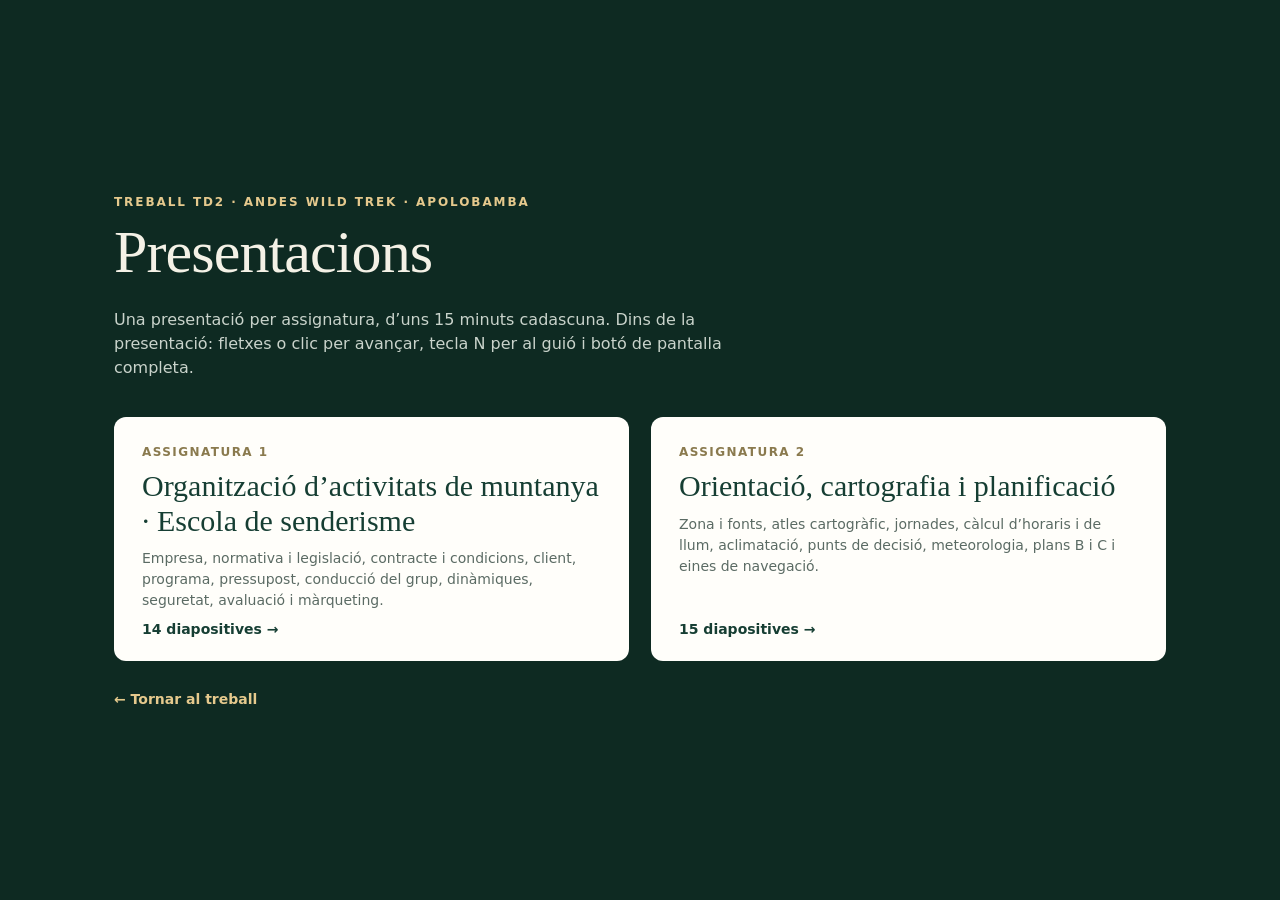
<file: presentacio.html>
<!doctype html>
<html lang="ca"><head><meta charset="utf-8"><meta name="viewport" content="width=device-width,initial-scale=1">
<title>Presentacions · Andes Wild Trek · Apolobamba</title><meta name="robots" content="noindex"><link rel="icon" type="image/svg+xml" href="assets/favicon.svg">
<style>
:root{--forest:#163e33;--gold:#e5c98d;--cream:#f4f1e6;--ink:#1c2b26;--muted:#5b6b64;--serif:Georgia,"Times New Roman",serif}
*{box-sizing:border-box}html,body{margin:0;height:100%;background:#0e2a22;font-family:Inter,system-ui,-apple-system,"Segoe UI",Helvetica,Arial,sans-serif;color:var(--ink)}
.deck{position:fixed;inset:0;display:grid;place-items:center}
.slide{display:none;width:min(100vw,177.78vh);height:min(56.25vw,100vh);background:#fffefa;padding:5.2% 6%;position:relative;overflow:hidden;font-size:clamp(11px,1.55vw,26px)}
.slide.on{display:flex;flex-direction:column}
.slide.dark{background:var(--forest);color:var(--cream)}
.k{font-size:.62em;letter-spacing:.16em;text-transform:uppercase;font-weight:700;color:#8a7a4e;margin:0 0 .8em}.dark .k{color:var(--gold)}
h1,h2{font-family:var(--serif);font-weight:400;margin:0;letter-spacing:-.015em;line-height:1.05}h1{font-size:4.2em}h2{font-size:2.5em;margin-bottom:.55em}
p{margin:0 0 .6em;line-height:1.45}ul{margin:0;padding-left:1.1em;line-height:1.5}li{margin-bottom:.35em}
.cols{display:grid;grid-template-columns:1fr 1fr;gap:5%;flex:1;align-items:start;min-height:0}.cols.c3{grid-template-columns:repeat(3,1fr);gap:3%}.cols.w{grid-template-columns:1.25fr .75fr}.cols.m{grid-template-columns:.8fr 1.2fr}
.card{background:var(--cream);border-radius:.5em;padding:1em 1.1em}.card b{display:block;font-size:1.05em;margin-bottom:.25em}.card small{color:var(--muted);font-size:.88em;line-height:1.4;display:block}.card+.card{margin-top:.55em}
.dark .card{background:rgba(255,255,255,.08)}.dark .card small{color:#c9d3cb}
.big{font-family:var(--serif);font-size:3.4em;line-height:1;color:var(--forest)}.dark .big{color:var(--gold)}
.stat{display:grid;grid-template-columns:repeat(4,1fr);gap:3%;margin-top:auto}.stat div{border-top:.12em solid var(--gold);padding-top:.5em}.stat span{font-size:.75em;opacity:.85}
img{max-width:100%;display:block;border-radius:.4em}.fit{flex:1;min-height:0;display:flex;align-items:center;justify-content:center;height:100%}.fit img{max-height:100%;width:auto;max-width:100%;object-fit:contain}
.bg{position:absolute;inset:0;background-size:cover;background-position:center;opacity:.38}.over{position:relative;display:flex;flex-direction:column;height:100%}
table{border-collapse:collapse;width:100%;font-size:.84em}td,th{text-align:left;padding:.42em .5em;border-bottom:1px solid #dfe3d8}th{font-size:.8em;letter-spacing:.08em;text-transform:uppercase;color:var(--muted)}tr.w td{font-weight:600}
table.c td,table.c th{font-size:.92em;padding:.35em .45em}table.c td:last-child{white-space:nowrap}
.foot{position:absolute;left:6%;right:6%;bottom:3.2%;display:flex;justify-content:space-between;font-size:.62em;color:var(--muted)}.dark .foot{color:#b9c7be}
.bar{position:fixed;left:0;bottom:0;height:4px;background:var(--gold);transition:width .2s;z-index:5}
.ui{position:fixed;right:12px;top:10px;display:flex;gap:8px;z-index:6;transition:opacity .4s}.ui.hide{opacity:0;pointer-events:none}.ui button,.ui a{font:600 13px/1 inherit;color:#fff;background:rgba(0,0,0,.45);border:1px solid rgba(255,255,255,.3);border-radius:6px;padding:9px 12px;cursor:pointer;text-decoration:none}
.notes{position:fixed;left:0;right:0;bottom:0;background:rgba(10,25,20,.96);color:#eef0e8;padding:16px 22px 22px;font-size:15px;line-height:1.5;max-height:38vh;overflow:auto;display:none;z-index:4}.notes.on{display:block}.notes b{color:var(--gold)}
.nav{position:fixed;top:0;bottom:0;width:22%;z-index:3;cursor:pointer}.nav.l{left:0}.nav.r{right:0;width:78%}
@media print{.ui,.bar,.nav,.notes{display:none}.deck{position:static;display:block}.slide{display:flex!important;flex-direction:column;width:100vw;height:56.25vw;page-break-after:always}@page{size:13.333in 7.5in;margin:0}}
.months{display:grid;grid-template-columns:repeat(12,1fr);gap:.25em;margin:.4em 0 .5em}.months span{font-size:.62em;text-align:center;padding:1.3em 0 .3em;border-radius:.25em;background:#eceee7;color:#7b8378;font-weight:700}.months .best{background:var(--forest);color:#fff}.months .ok{background:#9daa86;color:#102c25}.months .risk{background:#e2cfa6;color:#102c25}
.mini{font-size:.8em;color:var(--muted);line-height:1.4}.dark .mini{color:#c9d3cb}
.band{background:var(--forest);color:var(--cream);border-radius:.5em;padding:.75em 1em;margin-top:.8em}
.lv{display:grid;grid-template-columns:repeat(4,1fr);gap:2.5%;margin-bottom:.8em}.lv div{background:var(--cream);border-radius:.5em;padding:.8em .9em}.lv b{display:block;font-size:.95em}.lv i{font-style:normal;color:#8a7a4e;font-weight:700;font-size:.8em;letter-spacing:.06em;text-transform:uppercase}.lv small{display:block;color:var(--muted);font-size:.8em;line-height:1.35;margin-top:.3em}
.dots{display:flex;gap:.25em;margin:.35em 0}.dots span{width:.7em;height:.7em;border-radius:50%;background:#d9ddd0}.dots span.on{background:var(--forest)}
.qr{background:#fff;border-radius:.5em;padding:.7em;text-align:center;border:1px solid #dfe3d8}.qr img{width:100%;max-width:10em;margin:0 auto}.qr small{display:block;font-size:.65em;color:var(--muted);margin-top:.4em}
.law{font-size:.8em;color:var(--muted);margin-top:.25em;display:block}
ol{margin:0;padding-left:1.3em;line-height:1.5}ol li{margin-bottom:.5em}
table.s td:first-child{width:17%}table.s td:last-child{white-space:normal;width:21%;font-weight:600;color:var(--forest)}
.hb{margin:.2em 0 .6em}.hb .r{display:grid;grid-template-columns:36% 1fr 17%;align-items:center;gap:.6em;margin:.5em 0;font-size:.85em}.hb i{display:block;height:1.15em;background:var(--forest);border-radius:.2em}.hb .o i{background:#aab5a3}.hb b{text-align:right;font-weight:600;white-space:nowrap}
.tl{display:flex;height:2.6em;border-radius:.4em;overflow:hidden;margin:.5em 0 .35em;font-size:.8em}.tl div{display:flex;align-items:center;justify-content:center;color:#fff;font-weight:600;white-space:nowrap;overflow:hidden}.tl .n{background:#3b4a44}.tl .w{background:var(--forest)}.tl .g{background:#e5c98d;color:#102c25}.tl .d{background:#9daa86}
.subj{display:inline-block;align-self:flex-start;font-size:.6em;letter-spacing:.12em;text-transform:uppercase;font-weight:700;border:1px solid var(--gold);color:var(--gold);border-radius:2em;padding:.45em 1em;margin-bottom:1.2em}

body{overflow:auto}.pick{min-height:100%;display:flex;flex-direction:column;justify-content:center;max-width:1100px;margin:0 auto;padding:48px 24px;color:var(--cream)}
.pick h1{font-size:clamp(34px,5vw,60px);margin:0 0 .4em}.pick .k{color:var(--gold);font-size:12px}.pick>p{color:#c9d3cb;max-width:640px;line-height:1.5}
.two{display:grid;grid-template-columns:1fr 1fr;gap:22px;margin-top:28px}.two a{display:flex;flex-direction:column;gap:10px;background:#fffefa;color:var(--ink);border-radius:12px;padding:26px 26px 22px;text-decoration:none;border:2px solid transparent;transition:border-color .2s,transform .2s}.two a:hover{border-color:var(--gold);transform:translateY(-3px)}
.two span{font-size:12px;letter-spacing:.12em;text-transform:uppercase;font-weight:700;color:#8a7a4e}.two b{font:400 clamp(22px,2.6vw,30px)/1.15 var(--serif);color:var(--forest)}.two small{color:var(--muted);font-size:14px;line-height:1.5}.two em{font-style:normal;margin-top:auto;font-weight:700;font-size:14px;color:var(--forest)}
.back{margin-top:30px;color:var(--gold);font-weight:600;text-decoration:none;font-size:14px}
@media(max-width:700px){.two{grid-template-columns:1fr}}
</style></head><body>
<main class="pick"><p class="k">Treball TD2 · Andes Wild Trek · Apolobamba</p><h1>Presentacions</h1>
<p>Una presentació per assignatura, d’uns 15 minuts cadascuna. Dins de la presentació: fletxes o clic per avançar, tecla N per al guió i botó de pantalla completa.</p>
<div class="two">
<a href="presentacio-organitzacio.html"><span>Assignatura 1</span><b>Organització d’activitats de muntanya · Escola de senderisme</b><small>Empresa, normativa i legislació, contracte i condicions, client, programa, pressupost, conducció del grup, dinàmiques, seguretat, avaluació i màrqueting.</small><em>14 diapositives →</em></a>
<a href="presentacio-orientacio.html"><span>Assignatura 2</span><b>Orientació, cartografia i planificació</b><small>Zona i fonts, atles cartogràfic, jornades, càlcul d’horaris i de llum, aclimatació, punts de decisió, meteorologia, plans B i C i eines de navegació.</small><em>15 diapositives →</em></a>
</div><a class="back" href="treball.html">← Tornar al treball</a></main></body></html>
</file>
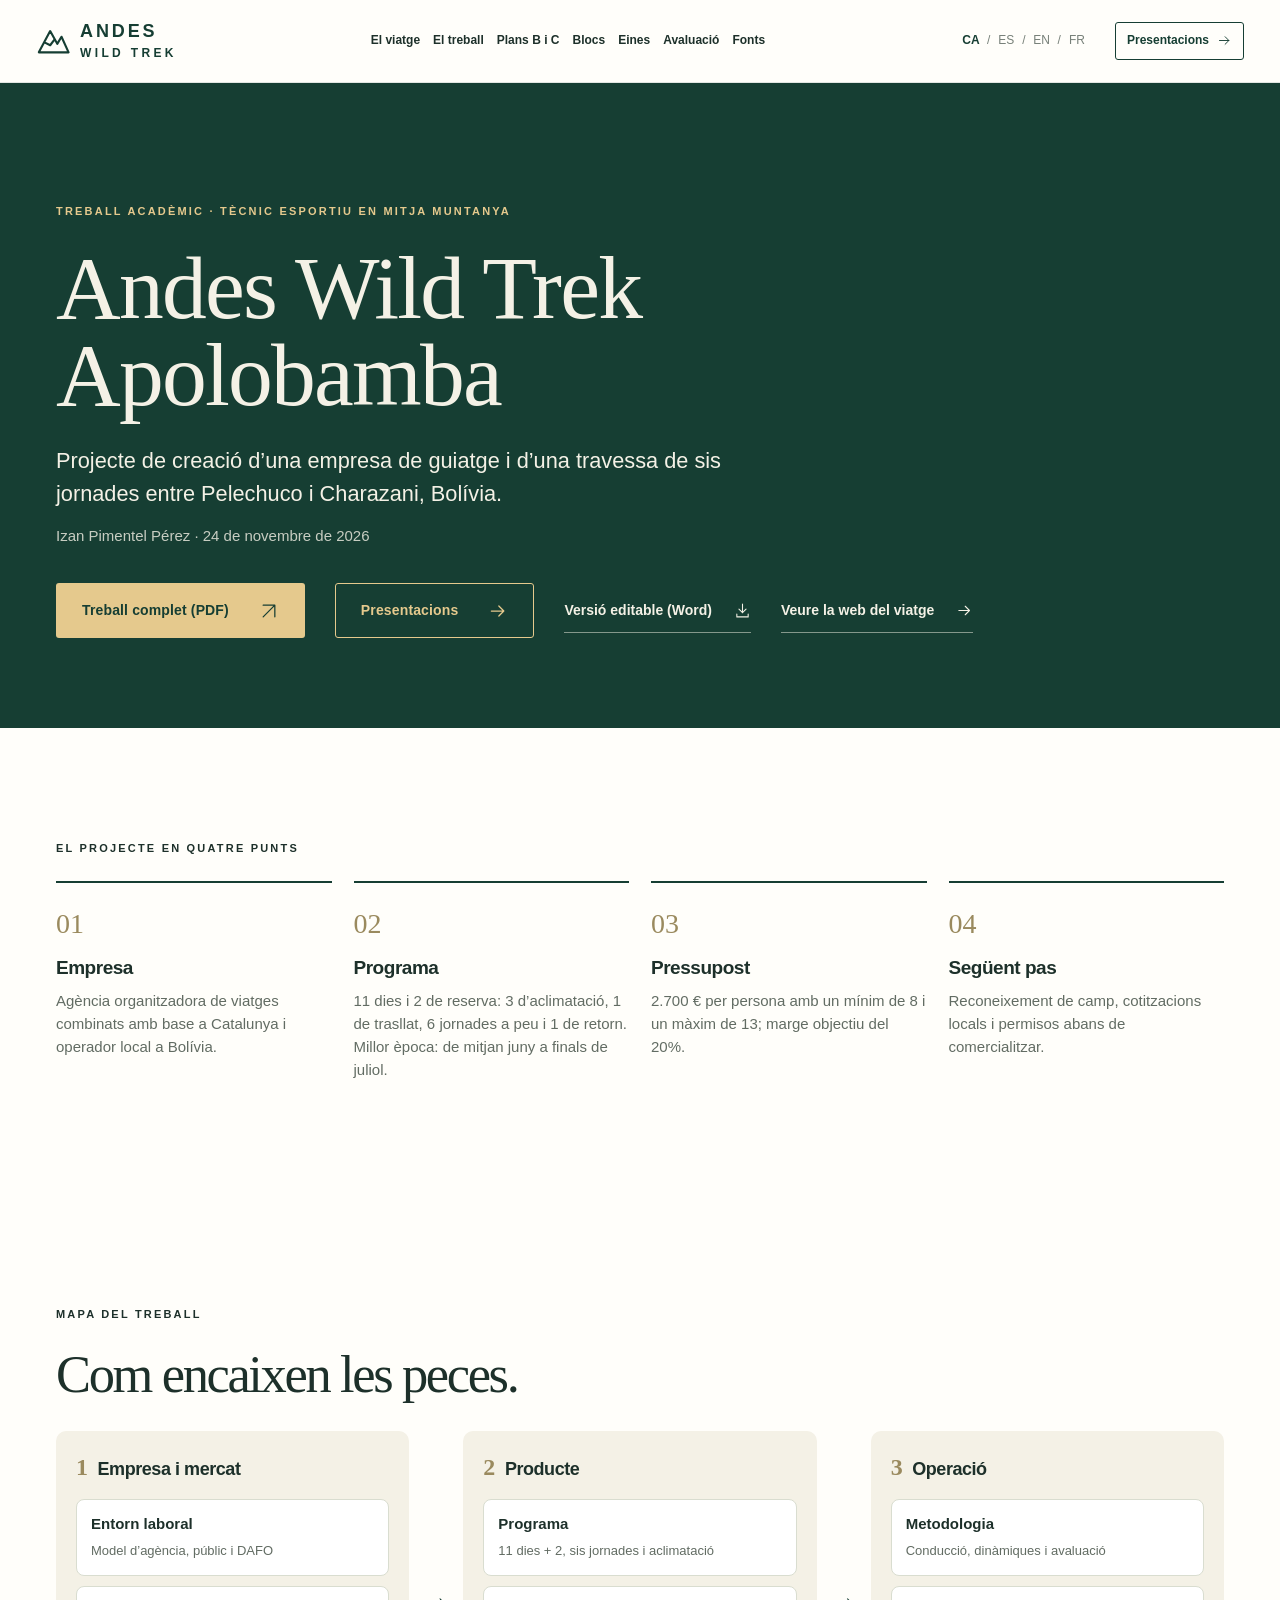
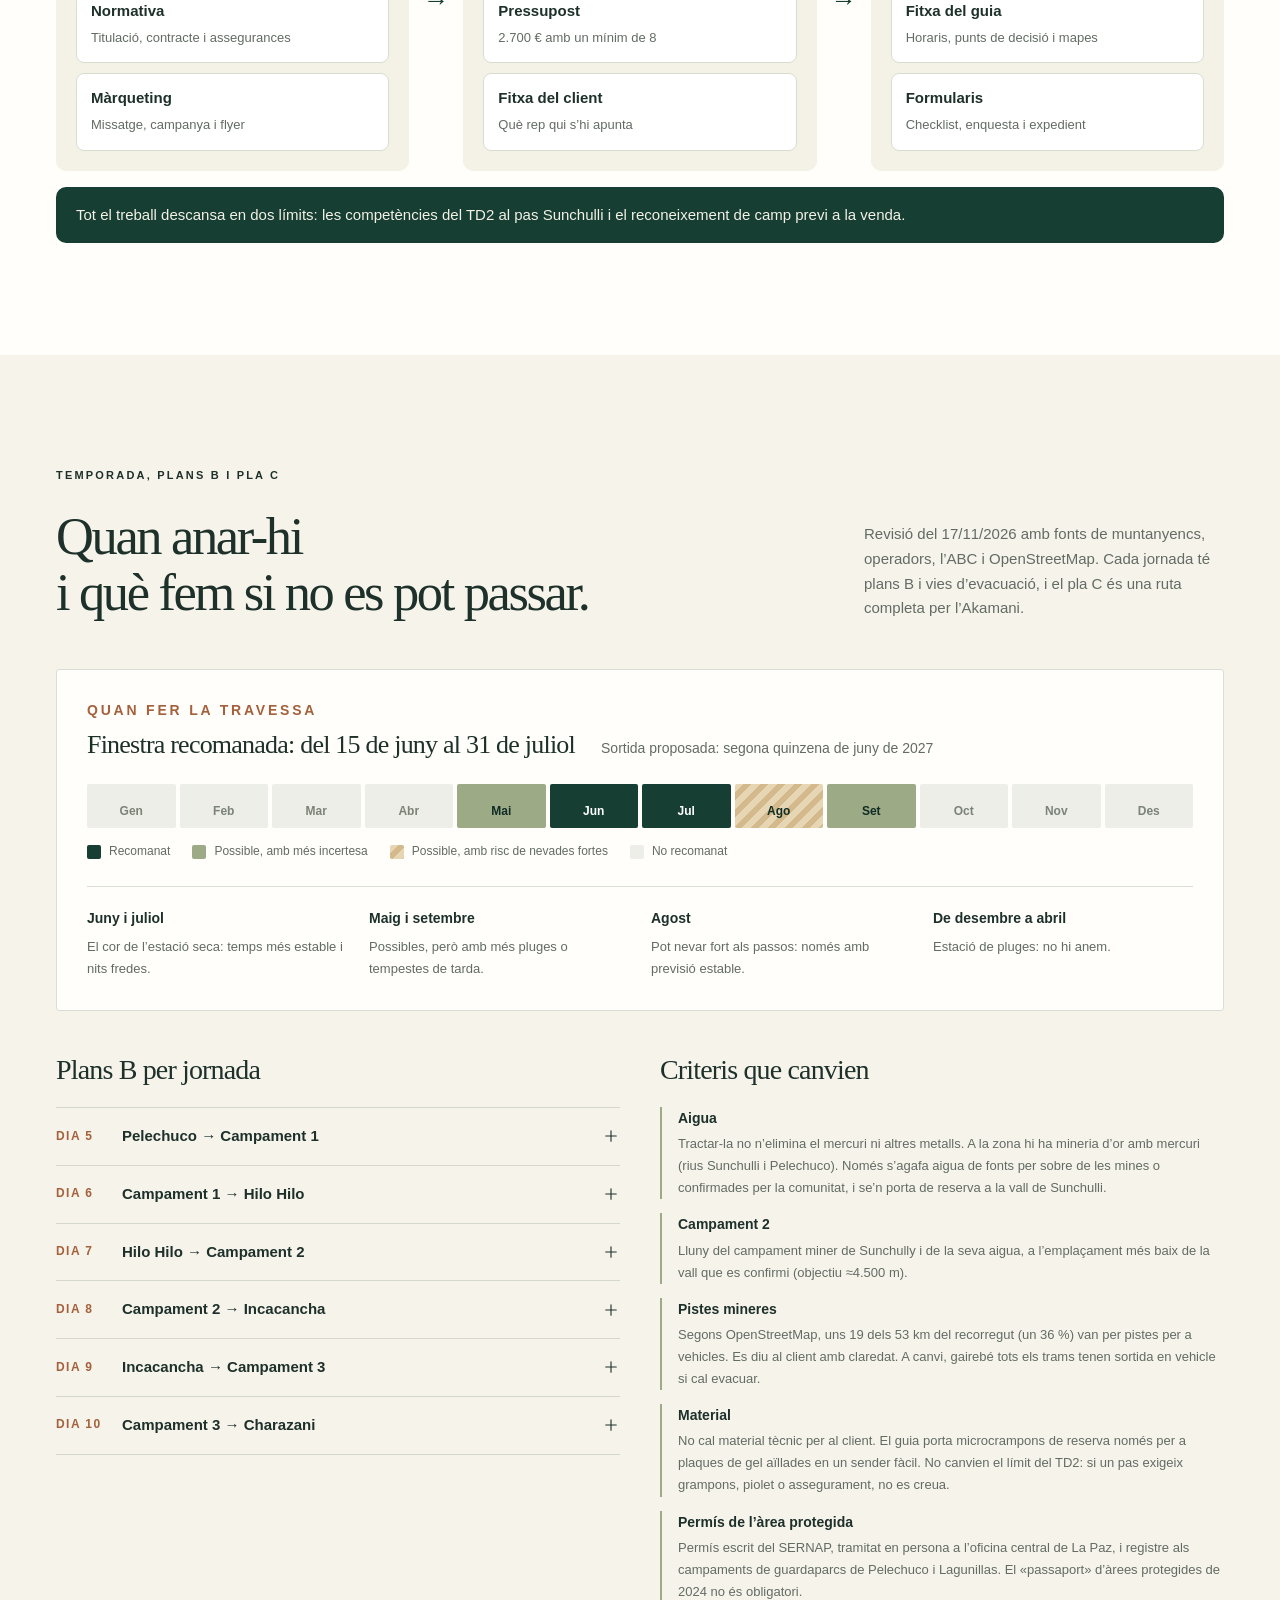
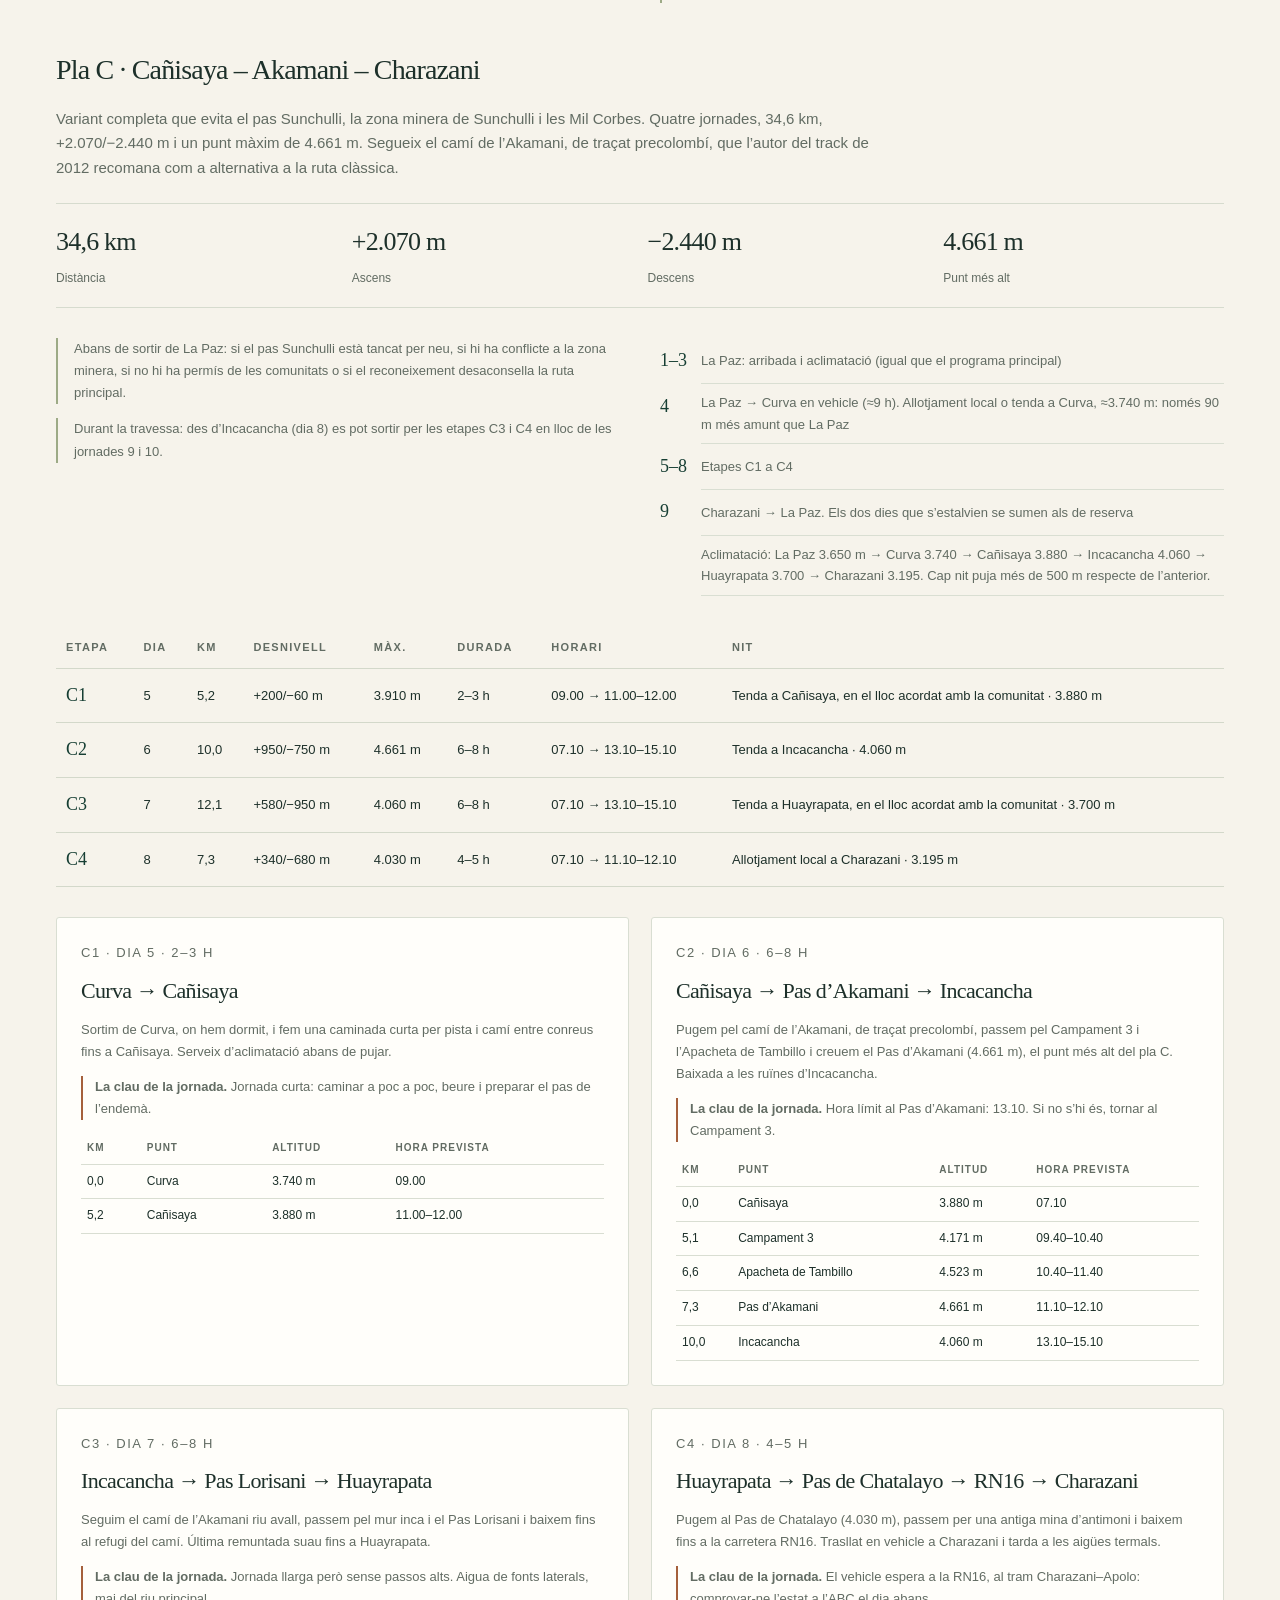
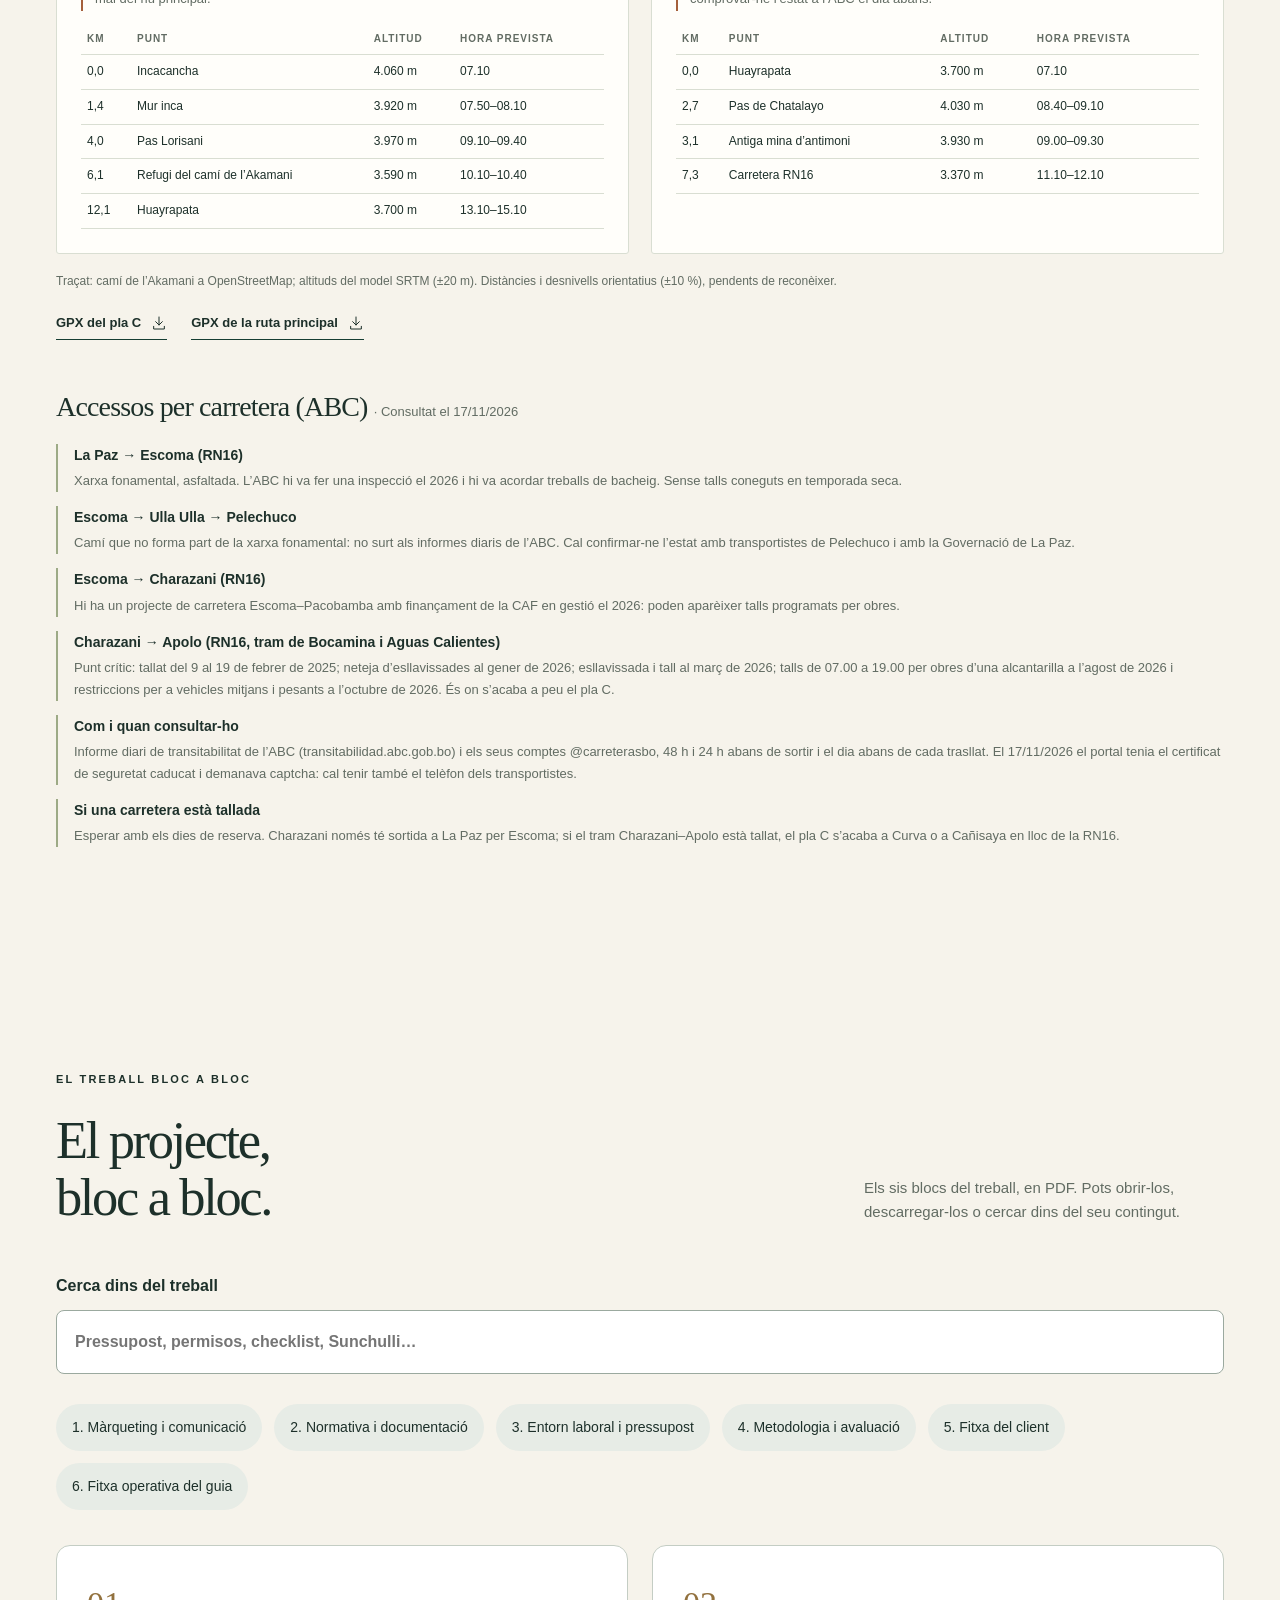
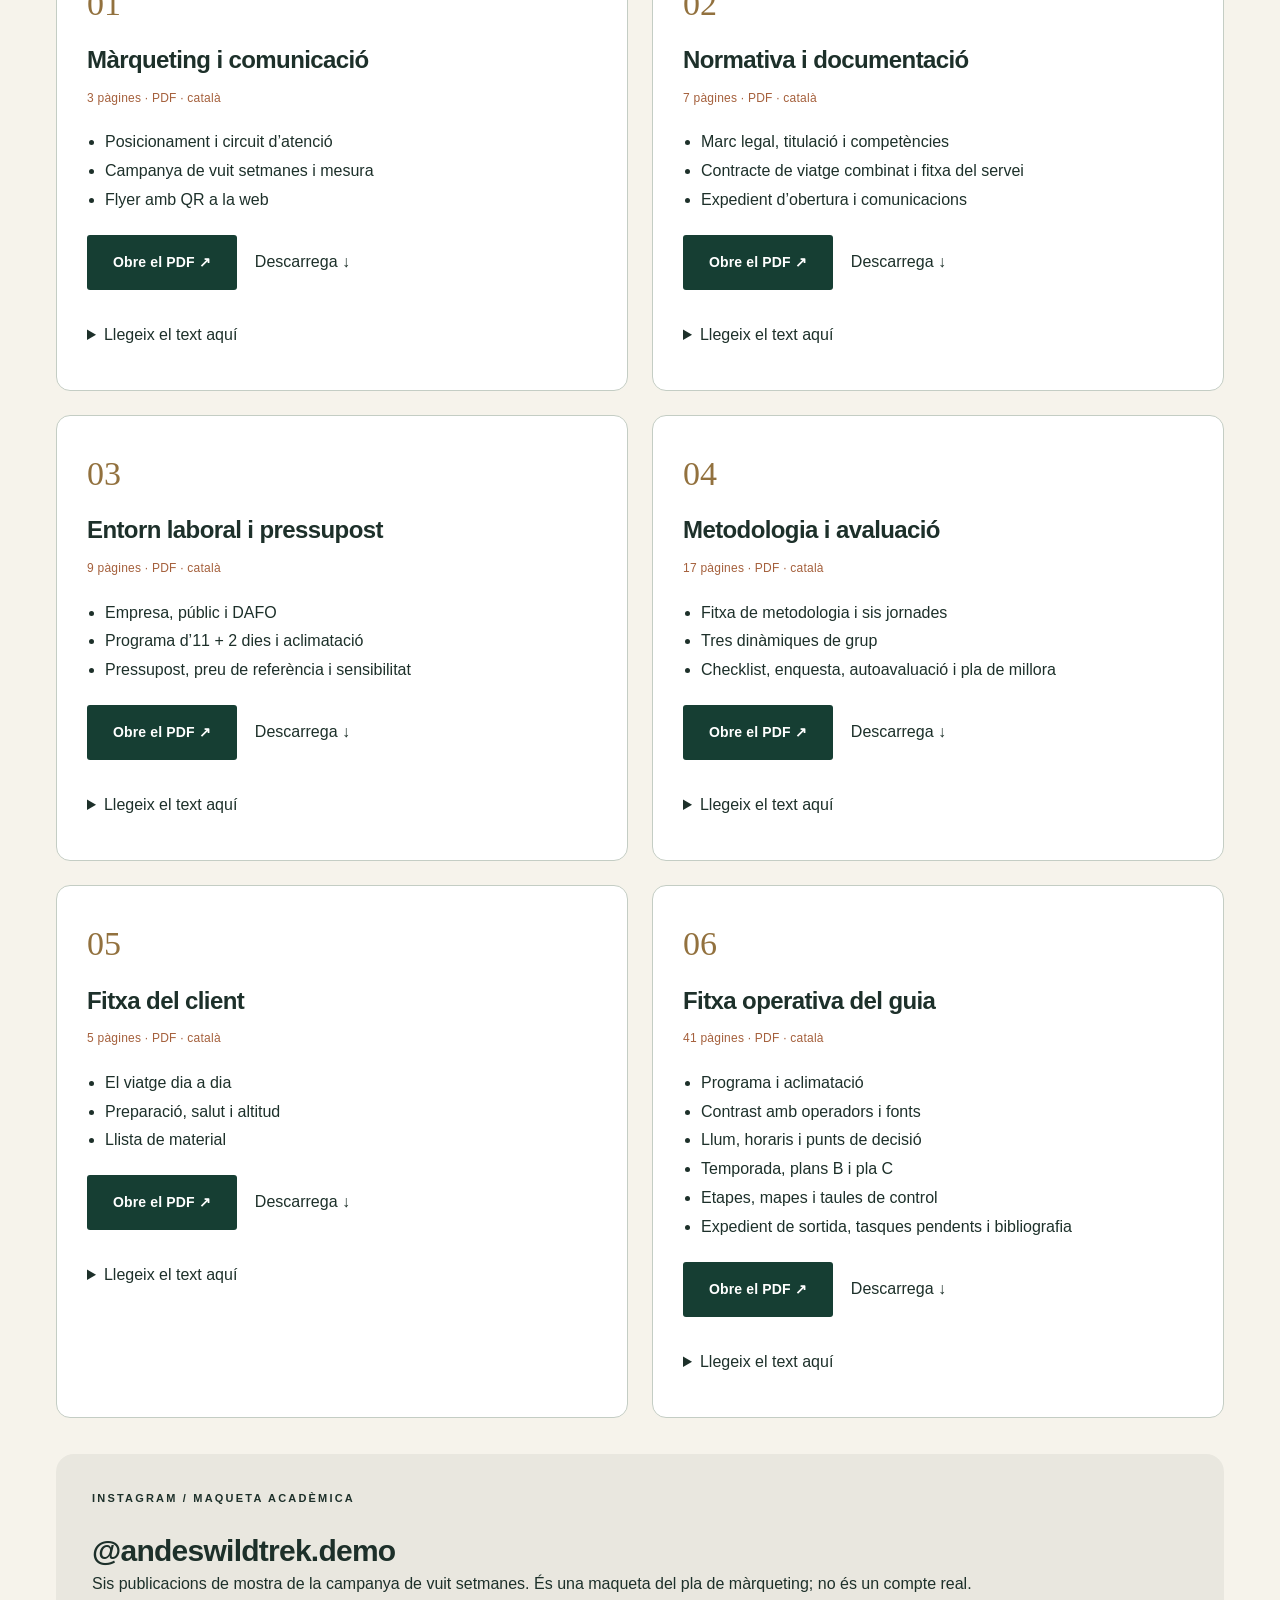
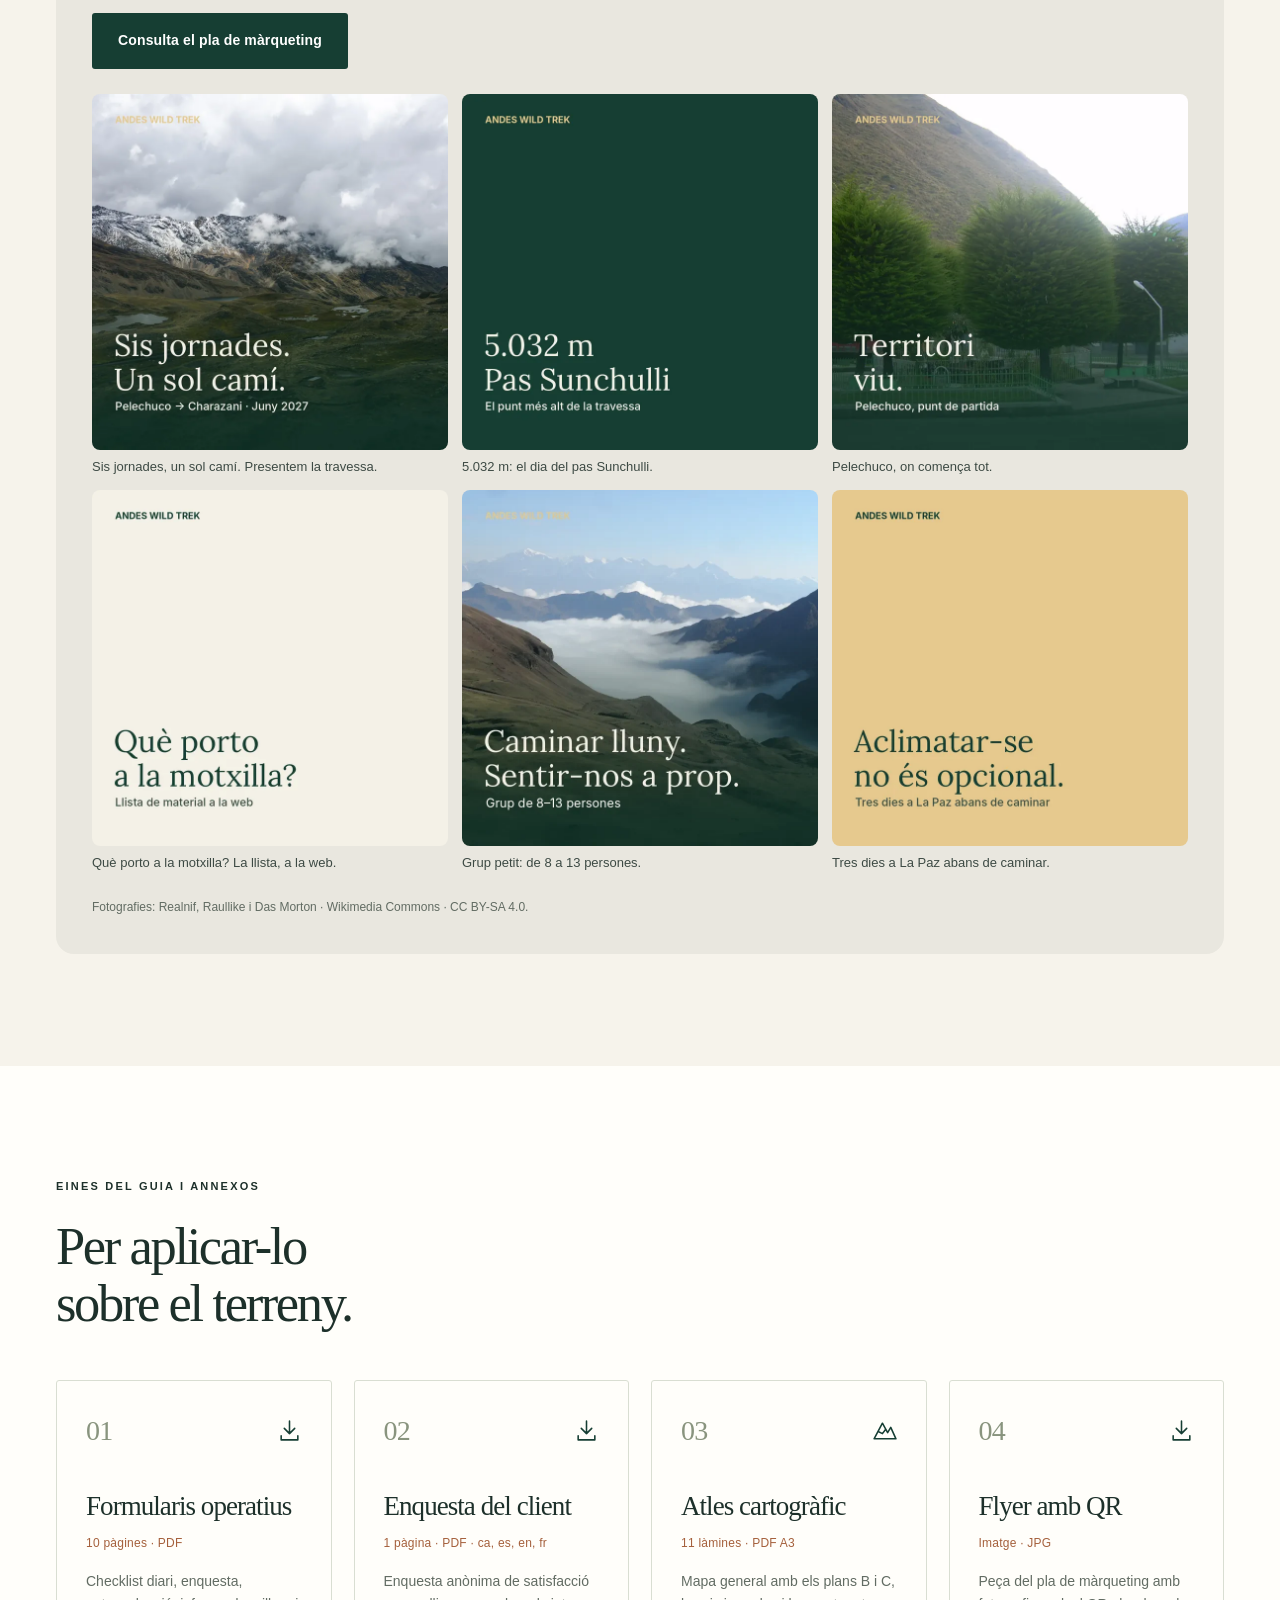
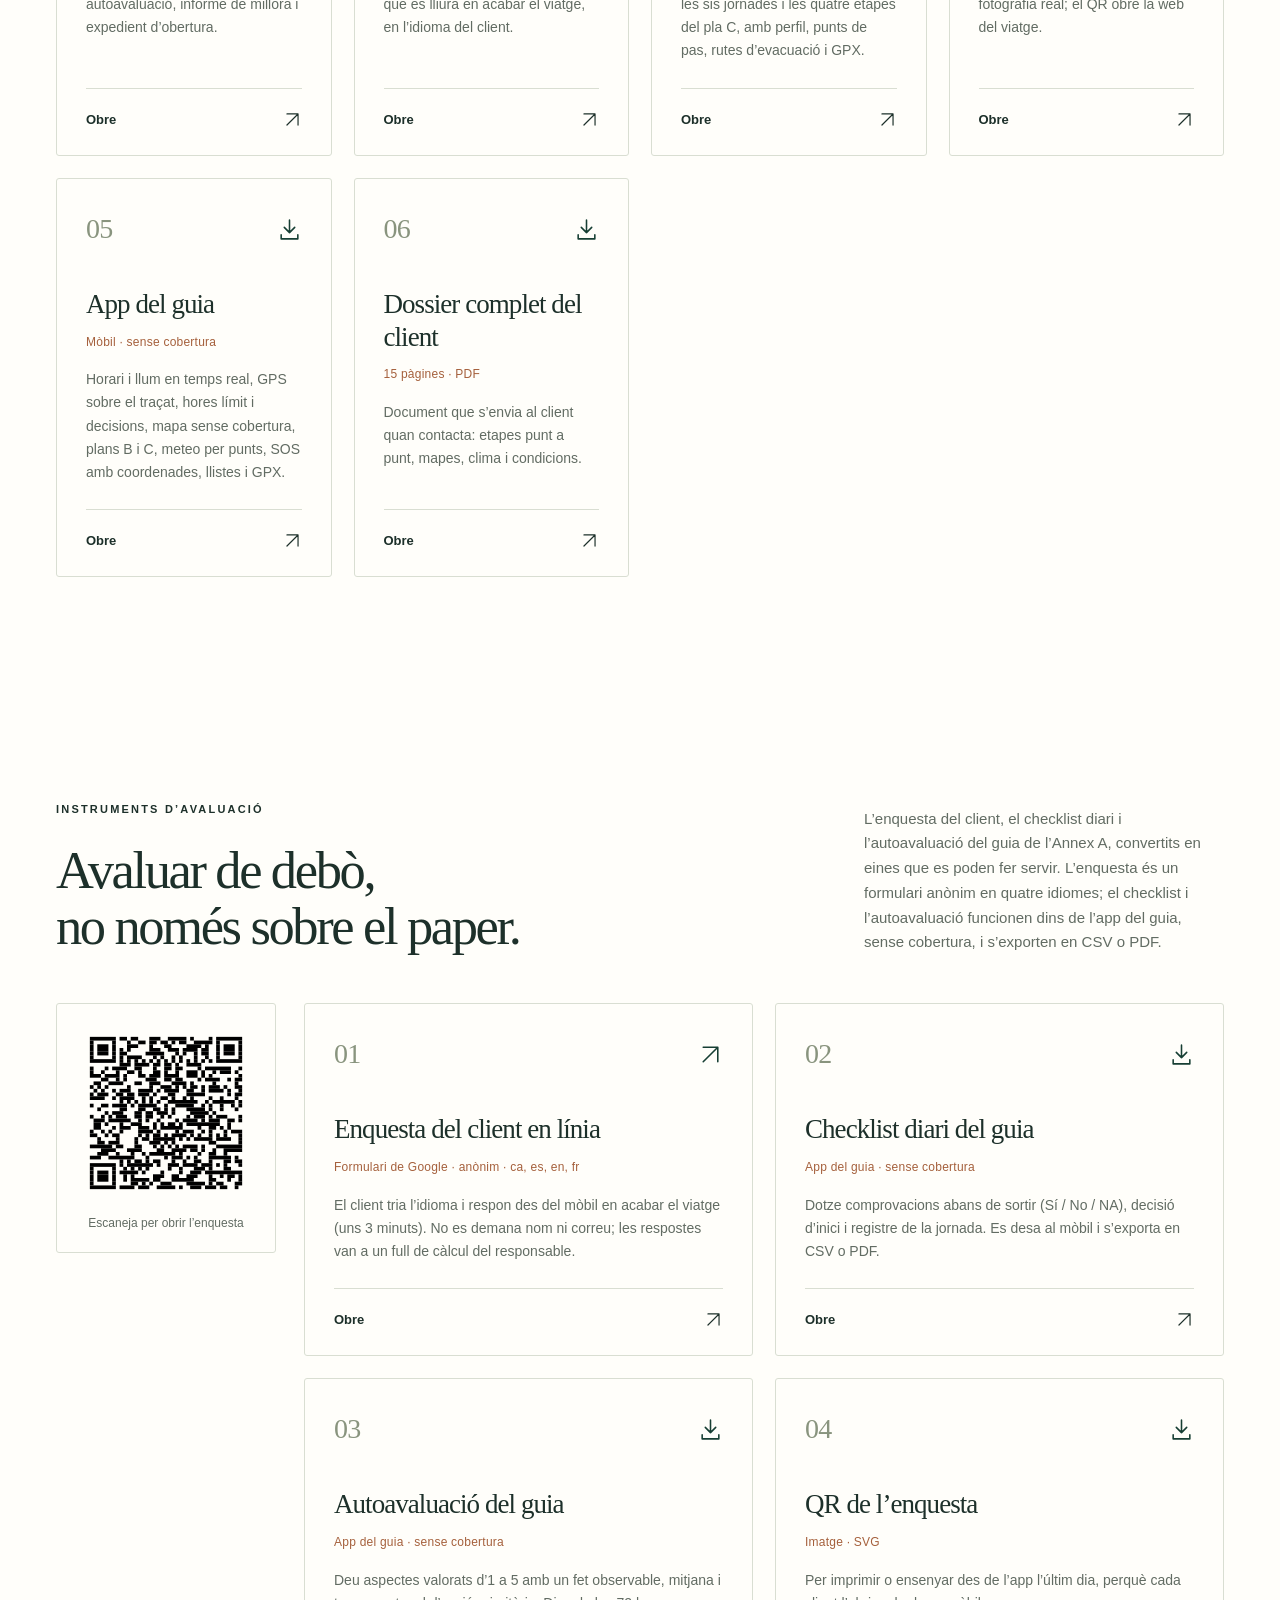
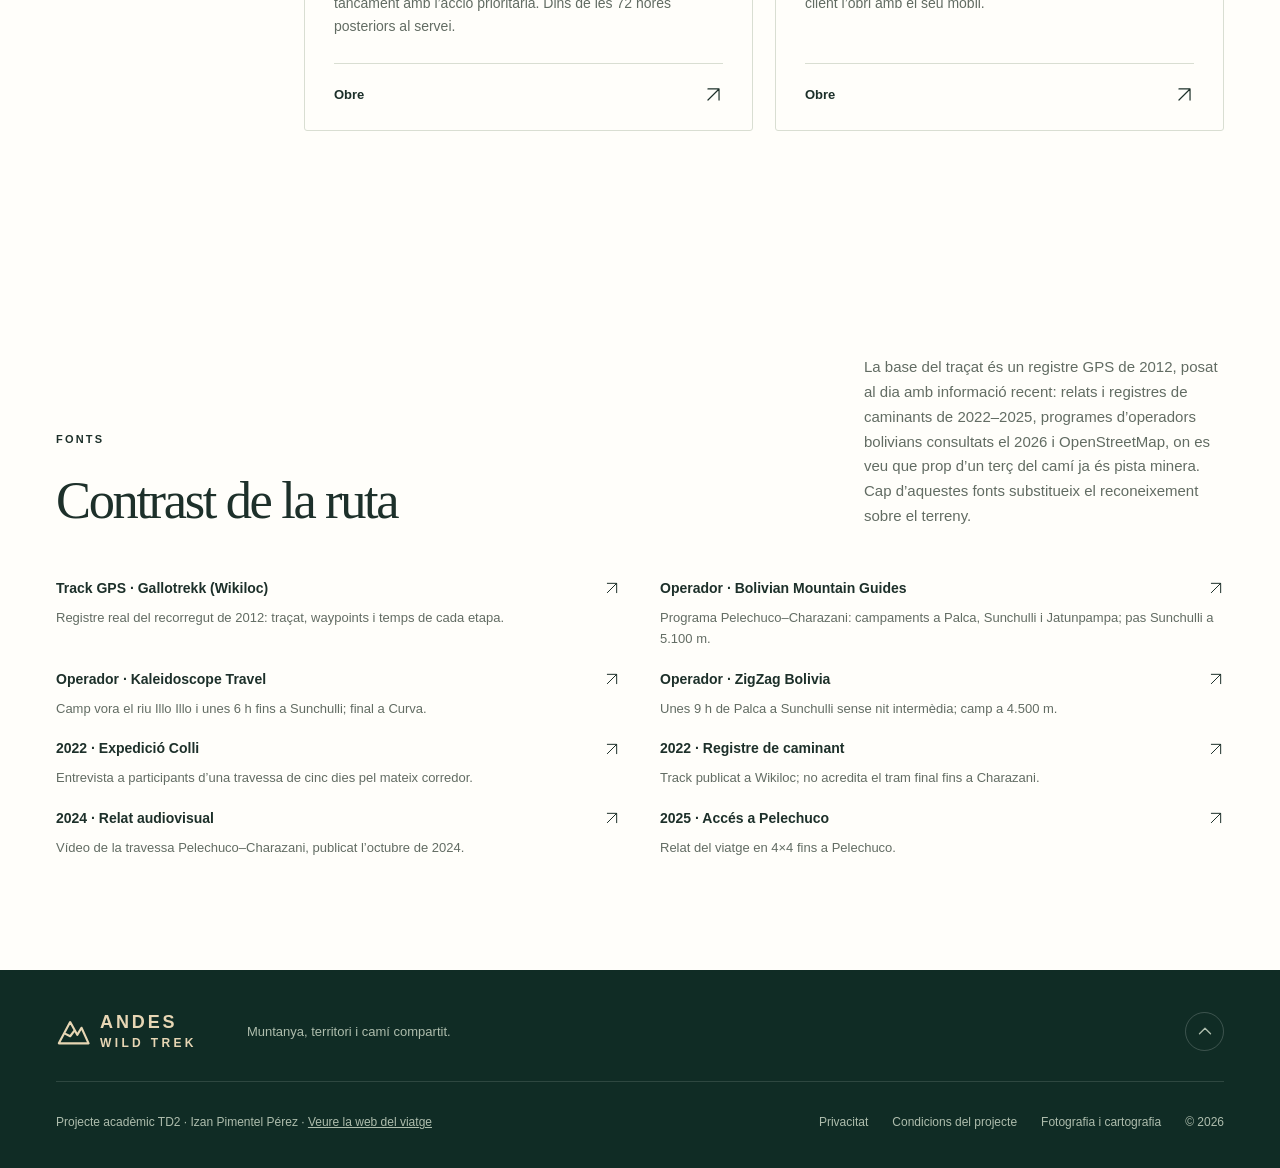
<file: treball.html>
<!doctype html>
<html lang="ca"><head><meta charset="utf-8"><script>window.AWT_VERSION="f0729666c7";(function(v){try{fetch('version.txt?t='+Date.now(),{cache:'no-store'}).then(function(r){return r.ok?r.text():''}).then(function(t){t=t.trim();if(!t||t===v)return;var u=new URL(location.href);if(u.searchParams.get('v')===t)return;u.searchParams.set('v',t);location.replace(u.toString());}).catch(function(){});}catch(e){}})(window.AWT_VERSION);</script><meta name="viewport" content="width=device-width,initial-scale=1"><meta name="theme-color" content="#163e33"><meta name="description" content="Treball acadèmic TD2 de mitja muntanya: projecte d’empresa i travessa de sis jornades entre Pelechuco i Charazani. Treball complet, blocs, formularis i fonts."><meta name="twitter:card" content="summary_large_image"><meta name="color-scheme" content="light"><title>Treball TD2 · Andes Wild Trek · Apolobamba</title><meta property="og:type" content="website"><meta property="og:title" content="Treball TD2 · Andes Wild Trek · Apolobamba"><meta property="og:description" content="Projecte d’empresa i travessa de sis jornades entre Pelechuco i Charazani: treball complet, blocs, presentació i fonts."><meta property="og:image" content="https://7m5n2m6tv8-eng.github.io/apolobamba/assets/og.jpg"><meta name="twitter:card" content="summary_large_image"><link rel="canonical" href="https://7m5n2m6tv8-eng.github.io/apolobamba/treball.html"><link rel="icon" type="image/svg+xml" href="assets/favicon.svg"><link rel="preload" as="image" href="assets/apolobamba-landscape.webp" imagesrcset="assets/apolobamba-landscape-small.webp 1000w, assets/apolobamba-landscape.webp 2200w" imagesizes="100vw"><link rel="stylesheet" href="site.css?v=f0729666c7"><script src="content.js?v=f0729666c7" defer></script><script src="extras.js?v=f0729666c7" defer></script><script src="photo-credits.js?v=f0729666c7" defer></script><script src="site.js?v=f0729666c7" defer></script></head><body data-page="treball"><div id="app"></div><noscript><p style="padding:20px;text-align:center"><a href="dossiers/Apolobamba_TD2_Treball_Complet.pdf">Treball complet (PDF)</a> · Per cercar dins del treball, activa JavaScript.</p></noscript><script src="modules.js?v=f0729666c7" defer></script></body></html>
</file>
<file: site.css>
@charset "UTF-8";
:root{--forest:#163e33;--deep:#102c25;--cream:#f6f3eb;--sand:#e7d6b4;--clay:#a5603c;--ink:#1d302a;--muted:#626c63;--line:#d9ded2;--white:#fffefa;--radius:3px;--sans:Inter,"Avenir Next",Avenir,"Segoe UI",sans-serif;--serif:Georgia,"Times New Roman",serif}
*{box-sizing:border-box}html{scroll-behavior:smooth;scroll-padding-top:105px}body{margin:0;background:var(--white);color:var(--ink);font-family:var(--sans);font-size:16px;line-height:1.65;-webkit-font-smoothing:antialiased}button,input,textarea{font:inherit}button,a{-webkit-tap-highlight-color:transparent}button{cursor:pointer}a{color:inherit;text-decoration:none}a,button{touch-action:manipulation}button{color:inherit}img{display:block;max-width:100%;height:auto}svg{vertical-align:middle;flex-shrink:0}h1,h2,h3,p,figure{margin:0}h1,h2{font-family:var(--serif);font-weight:400;letter-spacing:-.045em;line-height:1.08}h2{font-size:clamp(38px,4.1vw,60px)}h3{font-size:18px;line-height:1.35;font-weight:600;letter-spacing:-.025em}p{margin-bottom:1em}p:last-child{margin-bottom:0}button{background:none;border:0;padding:0}ul{margin:0;padding:0;list-style:none}[hidden]{display:none!important}a:focus-visible,button:focus-visible,summary:focus-visible,input:focus-visible{outline:3px solid #b77f43;outline-offset:5px}::selection{background:var(--sand);color:var(--deep)}.wrap{width:min(1240px,calc(100% - 112px));margin-inline:auto}.section{padding-block:112px}.eyebrow{font-family:var(--sans);font-size:12px;letter-spacing:.2em;font-weight:650;line-height:1.5;margin-bottom:24px}.eyebrow.light{color:#e8e6da}.muted,.section-intro{color:var(--muted)}.section-heading{display:flex;align-items:flex-end;justify-content:space-between;gap:65px;margin-bottom:48px}.section-intro{max-width:360px;font-size:15px;margin:0}.button{display:inline-flex;align-items:center;justify-content:center;gap:30px;min-height:54px;padding:15px 25px;font-size:14px;font-weight:600;letter-spacing:.01em;border:1px solid transparent;border-radius:var(--radius);transition:background .2s,transform .2s}.button:hover{transform:translateY(-2px)}.button-sand{background:var(--sand);color:var(--deep)}.button-sand:hover{background:#f2e3c5}.button-forest{background:var(--forest);color:white}.button-forest:hover{background:var(--deep)}.text-link{display:inline-flex;align-items:center;gap:22px;border-bottom:1px solid var(--forest);padding-block:10px;font-size:14px;font-weight:600}.skip{position:fixed;top:0;left:20px;z-index:200;transform:translateY(-120%);background:var(--forest);color:white;padding:12px 20px}.skip:focus{transform:translateY(10px)}
.header{position:sticky;top:0;z-index:50;background:rgba(255,254,250,.97);border-bottom:1px solid rgba(22,62,51,.12);backdrop-filter:blur(15px)}.nav-wrap{width:min(1392px,calc(100% - 72px));margin:auto;display:flex;align-items:center;justify-content:space-between;height:82px;gap:30px}.brand{display:flex;align-items:center;gap:10px;flex-shrink:0;color:var(--forest)}.brand>span{font-size:18px;line-height:1.1;letter-spacing:.16em;font-weight:750}.brand small{display:block;font-size:12px;letter-spacing:.28em;padding-top:5px}.desktop-nav{display:flex;gap:32px;font-size:13px;font-weight:550}.desktop-nav a{position:relative;padding:12px 0}.desktop-nav a:after{content:"";position:absolute;left:0;right:0;bottom:7px;height:1px;background:var(--forest);transform:scaleX(0);transform-origin:left;transition:transform .2s}.desktop-nav a:hover:after{transform:scaleX(1)}.header-actions{display:flex;align-items:center;gap:26px}.languages{display:flex;align-items:center;gap:7px;font-size:12px;color:#778079}.languages button{font-size:12px;min-width:24px;min-height:36px}.languages [aria-pressed=true]{color:var(--forest);font-weight:700}.nav-pdf{display:flex;align-items:center;gap:20px;font-size:13px;font-weight:600;border:1px solid var(--line);padding:11px 16px;border-radius:var(--radius)}.nav-pdf:hover{border-color:var(--forest)}.menu-toggle{display:none}#mobile-nav{padding:10px 30px 22px;border-top:1px solid var(--line)}#mobile-nav a{display:flex;justify-content:space-between;padding:12px 0;font-size:15px}
.hero{position:relative;isolation:isolate;min-height:680px;height:calc(92svh - 82px);max-height:920px;color:#fffefa;display:flex;align-items:center;overflow:hidden}.hero-photo,.hero-gradient{position:absolute;inset:0;width:100%;height:100%;z-index:-1}.hero-photo{object-fit:cover;object-position:50% 56%}.hero-gradient{background:linear-gradient(90deg,rgba(7,28,21,.82),rgba(9,29,23,.37) 60%,rgba(10,25,20,.13)),linear-gradient(0deg,rgba(10,31,25,.45),transparent 45%)}.hero-content{padding-top:24px;padding-bottom:40px}.hero .eyebrow{display:flex;align-items:center;gap:15px;font-size:12px;letter-spacing:.23em;margin-bottom:32px}.small-line{height:1px;width:32px;background:var(--sand)}.hero h1{font-size:clamp(75px,8.6vw,128px);line-height:1.05;max-width:920px;letter-spacing:-.045em}.hero h1 em{display:block;font-size:.54em;font-weight:400;margin-top:11px;letter-spacing:-.035em}.hero-intro{max-width:450px;font-size:15px;line-height:1.9;color:#e3e6dd;margin-top:32px}.hero-actions{display:flex;align-items:center;gap:30px;margin-top:32px}.hero-text-link{display:inline-flex;align-items:center;gap:14px;font-size:13px;padding:15px 0;border-bottom:1px solid #e4dfcf88}.hero-date{display:flex;align-items:center;gap:8px;font-size:12px;color:#dedfd4;margin-top:24px}.hero-side{position:absolute;right:44px;top:35%;display:flex;align-items:center;gap:19px;writing-mode:vertical-rl;font-size:12px;letter-spacing:.25em}.vertical-line{height:80px;width:1px;background:#ffffff50}.photo-credit{position:absolute;right:36px;bottom:18px;font-size:11px;color:#ffffffb0;letter-spacing:.025em}.photo-credit:hover{text-decoration:underline}.facts{display:grid;grid-template-columns:repeat(4,1fr);border-bottom:1px solid var(--line);padding-block:38px}.facts>div{padding-left:35px;border-left:1px solid var(--line)}.facts>div:first-child{padding-left:0;border-left:0}.facts strong{display:block;font-family:var(--serif);font-size:38px;letter-spacing:-.055em;line-height:1.2;font-weight:400}.facts span{font-size:12px;letter-spacing:.04em;color:var(--muted);display:block;margin-top:8px}
.story{display:grid;grid-template-columns:1fr 1fr;gap:105px;align-items:center}.story-main .lead{font-size:19px;line-height:1.6;margin-top:28px;max-width:470px}.story-main>.muted{font-size:15px;max-width:460px}.story-values{margin-top:34px}.story-values>div{display:flex;gap:19px;padding-block:16px;border-bottom:1px solid var(--line)}.story-values>div:last-child{border-bottom:0}.story-values>div>span{font-family:var(--serif);font-style:italic;font-size:20px;color:var(--clay);line-height:1.3}.story-values h3{font-size:15px;margin-bottom:5px}.story-values p{font-size:14px;color:var(--muted);line-height:1.7}.story-visual{position:relative;align-self:stretch;min-height:550px;margin-top:30px}.story-visual>img{height:100%;max-height:650px;width:100%;object-fit:cover;object-position:58% center;border-radius:var(--radius)}.story-visual figcaption{display:flex;justify-content:space-between;gap:10px;font-size:11px;color:var(--muted);margin-top:14px}.story-visual figcaption span:first-child{display:flex;align-items:center;gap:6px}.visual-stamp{position:absolute;right:-26px;bottom:55px;width:108px;height:108px;border-radius:50%;background:var(--sand);color:var(--forest);display:flex;flex-direction:column;justify-content:center;align-items:center;font-size:14px;line-height:1.3;letter-spacing:.2em;box-shadow:0 4px 30px #13251e12}.visual-stamp em{font-family:var(--serif);font-size:26px;letter-spacing:-.06em}
.route-section{background:var(--cream)}.stage-tabs{display:grid;grid-template-columns:repeat(5,1fr);border-top:1px solid #ccd1c4;border-bottom:1px solid #ccd1c4;margin-bottom:38px}.stage-tabs button{display:flex;align-items:center;text-align:left;gap:14px;padding:20px 14px;border-bottom:2px solid transparent;font-size:13px;font-weight:550;transition:background .2s}.stage-tabs button>span:first-child{font-family:var(--serif);font-size:23px;font-weight:400;color:#8a9184}.stage-tabs button>span:nth-child(2){flex:1}.stage-tabs button svg{opacity:0}.stage-tabs button:hover{background:#ecebdd}.stage-tabs button[aria-selected=true]{border-bottom-color:var(--forest);background:#e9ecdf}.stage-tabs button[aria-selected=true]>span:first-child{color:var(--forest)}.stage-tabs button[aria-selected=true] svg{opacity:1}.stage-panel{display:grid;grid-template-columns:.9fr 1.15fr;gap:65px;align-items:center;min-height:500px}.stage-copy{padding-bottom:10px}.stage-kicker{display:flex;gap:15px;align-items:center;font-size:12px;letter-spacing:.12em;text-transform:uppercase;margin-bottom:21px}.stage-kicker>span:first-child{color:var(--forest);font-weight:700}.stage-kicker>span+span{padding-left:15px;border-left:1px solid #bdc3b7;color:var(--muted)}.stage-copy h3{font-family:var(--serif);font-size:36px;font-weight:400;line-height:1.2;letter-spacing:-.045em;margin-bottom:20px}.stage-copy>p{font-size:15px;color:var(--muted)}.stage-metrics{display:grid;grid-template-columns:repeat(3,1fr);gap:15px;margin:27px 0;border-block:1px solid #d6dbce;padding-block:17px}.stage-metrics dt{font-size:12px;color:var(--muted);margin-bottom:8px}.stage-metrics dd{margin:0;font-size:25px;font-family:var(--serif);letter-spacing:-.035em}.stage-metrics small{font-family:var(--sans);font-size:12px;letter-spacing:0;color:var(--muted)}.stage-focus{border-left:2px solid #9daa86;padding-left:15px}.stage-focus strong{font-size:12px;letter-spacing:.02em}.stage-focus p{font-size:14px;line-height:1.7;margin-top:5px;color:var(--muted)}.stage-focus-high{border-color:var(--clay)}.stage-altitude{margin-top:20px;font-size:12px;color:var(--muted);display:flex;gap:6px;align-items:center}.stage-altitude b{color:var(--forest);font-weight:550}.stage-cartography{background:white;padding:20px 22px 0;border-radius:var(--radius);box-shadow:0 6px 30px #20372808}.map-trigger{display:block;position:relative;width:100%;text-align:left;overflow:hidden}.map-trigger img{width:100%;height:auto;transition:transform .3s}.map-trigger:hover img{transform:scale(1.025)}.map-trigger>span{position:absolute;bottom:8px;right:8px;background:var(--forest);color:white;font-size:12px;padding:9px 12px;display:flex;gap:6px;align-items:center;box-shadow:0 4px 15px #14271b33}.map-bottom{display:flex;justify-content:space-between;align-items:center;padding:15px 0;font-size:12px;border-top:1px solid var(--line);margin-top:10px}.map-bottom>span{letter-spacing:.17em;color:#828a7f}.map-bottom>a{display:flex;gap:12px;align-items:center;font-weight:600}.map-bottom>a:hover{text-decoration:underline}.route-notes{display:grid;grid-template-columns:1.2fr 1fr;gap:65px;margin-top:32px;font-size:12px;color:#6b7368;line-height:1.7}.route-notes p{margin:0}
.journey-phases{display:grid;grid-template-columns:repeat(4,1fr);margin-top:15px}.journey-phases article{position:relative;padding:0 28px 0 0}.phase-days{display:block;font-size:35px;line-height:1.2;font-family:var(--serif);letter-spacing:-.04em;margin-bottom:22px}.phase-dot{display:block;width:9px;height:9px;background:var(--forest);border-radius:50%;position:relative;margin-bottom:24px}.phase-dot:after{content:"";height:1px;position:absolute;width:calc((min(1240px,100vw - 112px) / 4) - 9px);left:9px;top:4px;background:var(--line)}.journey-phases article:last-child .phase-dot:after{display:none}.journey-phases h3{font-size:15px;margin-bottom:10px}.journey-phases p{font-size:14px;color:var(--muted);max-width:220px}.reserve{margin-top:38px;padding:24px 30px;background:var(--cream);display:flex;align-items:center;gap:35px;border-left:2px solid #bd9562}.reserve strong{font-family:var(--serif);font-weight:400;font-size:23px;min-width:190px;letter-spacing:-.03em}.reserve p{font-size:14px;color:var(--muted);margin:0;flex:1}.reserve svg{color:var(--clay)}
.method{background:var(--deep);color:#f6f3e9}.method-grid{display:grid;grid-template-columns:1fr 1fr;gap:105px}.method-intro>p:not(.eyebrow){font-size:15px;max-width:380px;color:#bac8bc;margin-top:26px}.local-place{margin-top:40px;max-width:365px}.local-place img{aspect-ratio:1.7;object-fit:cover;object-position:center 60%;filter:saturate(.6)}.local-place figcaption{font-size:11px;color:#aabaaa;margin-top:10px}.method-steps>article{display:flex;gap:24px;border-bottom:1px solid #ffffff22;padding-bottom:24px;margin-bottom:25px}.method-steps>article>span{font-family:var(--serif);font-size:28px;color:#b7c7a8;line-height:1.1}.method-steps h3{font-size:15px;margin-bottom:9px;font-weight:550}.method-steps p{font-size:14px;color:#bdcabe;line-height:1.8}.respect{margin-top:35px}.respect h3{font-family:var(--serif);font-size:22px;font-weight:400;color:var(--sand)}
.gear-heading{display:flex;justify-content:space-between;align-items:center;margin-top:15px}.gear-heading h3{font-size:18px}.gear-heading p{font-size:13px;color:var(--muted);margin-top:4px}.gear-heading button{font-size:12px;color:var(--muted);padding:10px 0;border-bottom:1px solid var(--line)}.gear-heading button:hover{color:var(--forest)}.gear-progress-row{display:flex;gap:30px;align-items:center;margin-top:22px;margin-bottom:30px}.gear-progress-row>span{font-size:12px;min-width:160px;color:var(--forest)}.gear-progress{background:#e7ebdf;height:3px;flex:1;overflow:hidden}.gear-progress>span{height:100%;display:block;background:var(--forest);transition:width .3s}.gear-grid{display:grid;grid-template-columns:repeat(3,1fr);gap:40px}.gear-grid fieldset{border:0;margin:0;padding:0;min-width:0}.gear-grid legend{font-size:14px;font-weight:650;letter-spacing:-.01em;width:100%;padding-bottom:17px;border-bottom:1px solid var(--line);margin-bottom:14px}.gear-grid legend span{margin-right:13px;color:var(--clay);font-family:var(--serif);font-size:17px;font-weight:400}.gear-grid label{display:flex;gap:12px;align-items:flex-start;cursor:pointer;font-size:14px;color:#59645a;margin:14px 0;line-height:1.6}.gear-grid input{width:16px;height:16px;flex:0 0 16px;margin:2px 0 0;accent-color:var(--forest);cursor:pointer}.gear-grid input:checked+span{text-decoration:line-through;color:#839080}.local-note{font-size:12px;color:#838b7d;margin-top:20px}.altitude{display:grid;grid-template-columns:50px 1.2fr 1fr;gap:28px;margin-top:48px;padding:34px 38px;background:#eff2e9;border-radius:var(--radius)}.altitude-icon{color:var(--forest)}.altitude h3{font-family:var(--serif);font-size:25px;font-weight:400;letter-spacing:-.035em;margin-bottom:12px}.altitude p{font-size:14px;color:var(--muted);line-height:1.8}.altitude ul{padding-left:25px;border-left:1px solid #ced6c4;font-size:13px;color:var(--muted);line-height:1.8}.altitude li{position:relative;margin-bottom:8px;padding-left:12px}.altitude li:before{content:"•";position:absolute;left:0;color:var(--forest)}
.price-section{background:#eaece1}.price-grid{display:grid;grid-template-columns:.85fr 1.1fr;gap:110px}.price-intro>p:not(.eyebrow){font-size:15px;color:var(--muted);margin-top:25px;max-width:355px}.price-intro .text-link{margin-top:15px}.price-figure{display:flex;align-items:baseline;gap:20px;border-bottom:1px solid #c7cebe;padding-bottom:28px;margin-bottom:30px}.price-figure>strong{font-family:var(--serif);font-size:83px;font-weight:400;letter-spacing:-.06em;line-height:1}.price-figure>strong>span{font-size:36px;letter-spacing:0;margin-left:10px}.price-figure>span{font-size:13px;color:var(--muted)}.service-lists{display:grid;grid-template-columns:1.2fr 1fr;gap:35px}.service-lists h3{font-size:14px;margin-bottom:16px}.service-lists li{font-size:13px;color:var(--muted);display:flex;gap:9px;align-items:flex-start;margin-bottom:12px;line-height:1.7}.service-lists li svg{margin-top:1px}.minus{font-size:18px;line-height:1.1;min-width:16px;text-align:center}.price-disclaimer{font-size:12px;color:#67705e;border-top:1px solid #c7cebe;margin-top:22px;padding-top:20px;line-height:1.8}
.document-grid{display:grid;grid-template-columns:repeat(3,1fr);gap:22px}.document{padding:27px 29px 25px;border:1px solid var(--line);border-radius:var(--radius);display:flex;flex-direction:column;transition:border-color .2s,transform .2s;background:var(--white)}.document:hover{border-color:#88997c;transform:translateY(-3px)}.doc-top{display:flex;justify-content:space-between;align-items:center;margin-bottom:36px}.doc-top>span{font-family:var(--serif);font-size:28px;color:#89947e;letter-spacing:-.03em}.doc-top svg{color:var(--forest)}.document h3{font-family:var(--serif);font-weight:400;font-size:27px;line-height:1.2;margin-bottom:12px;letter-spacing:-.035em}.doc-meta{font-size:12px;color:var(--clay);letter-spacing:.02em;margin-bottom:16px}.document>p{font-size:14px;color:var(--muted);margin-bottom:25px;flex:1}.document>a{display:flex;align-items:center;justify-content:space-between;border-top:1px solid var(--line);padding-top:20px;font-size:13px;font-weight:650}.doc-version{display:flex;justify-content:space-between;gap:20px;margin-top:20px;font-size:12px;color:var(--muted)}.doc-version p{margin:0}.doc-version a{display:flex;align-items:center;gap:7px}.doc-version a:hover{text-decoration:underline}.sources{border-block:1px solid var(--line);margin-top:60px}.sources summary{display:flex;justify-content:space-between;align-items:center;gap:20px;padding-block:25px;cursor:pointer;list-style:none}.sources .eyebrow{font-size:11px;margin-bottom:7px}.sources h3{font-size:16px}.sources-content{padding-bottom:27px;max-width:1000px}.sources-content>p{font-size:14px;color:var(--muted)}.source-list{display:grid;grid-template-columns:1fr 1fr;gap:18px 40px;margin-top:25px}.source-list a{display:flex;align-items:center;justify-content:space-between;gap:20px;font-size:14px;font-weight:600;margin-bottom:7px}.source-list p{font-size:13px;color:var(--muted)}.sources[open] summary>svg{transform:rotate(45deg)}
.faq-section{background:var(--cream)}.faq-grid{display:grid;grid-template-columns:.8fr 1.2fr;gap:100px}.faq-symbol{color:#abb39d;margin-top:40px}.faqs details{border-bottom:1px solid #d3d8ca}.faqs details:first-child{border-top:1px solid #d3d8ca}.faqs summary{display:flex;align-items:center;justify-content:space-between;gap:25px;cursor:pointer;list-style:none;font-size:15px;font-weight:550;padding-block:22px}.faqs summary::-webkit-details-marker,.sources summary::-webkit-details-marker{display:none}.faqs details[open] summary>svg{transform:rotate(45deg)}.faqs p{font-size:14px;color:var(--muted);max-width:95%;padding-bottom:23px;line-height:1.8}.closing{text-align:center;position:relative}.closing>p:not(.eyebrow){max-width:430px;margin:25px auto 28px;font-size:15px;color:var(--muted)}.closing h2{font-size:clamp(42px,4.8vw,66px)}.closing .button{margin-top:2px}.closing-line{display:block;width:1px;height:45px;background:#bdc6b3;margin:45px auto -25px}
footer{background:var(--deep);color:#aebdad;padding-top:42px;padding-bottom:25px}.footer-top{display:flex;align-items:center;gap:50px;padding-bottom:30px}.footer-top .brand{color:var(--sand)}.footer-top>p{font-size:13px;margin:0;flex:1}.back-top{width:39px;height:39px;display:grid;place-items:center;border:1px solid #ffffff30;border-radius:50%}.back-top:hover{border-color:#ffffffb0}.footer-bottom{display:flex;justify-content:space-between;gap:20px;border-top:1px solid #ffffff20;padding-top:21px;font-size:12px}.footer-bottom>div{display:flex;gap:24px;align-items:center;flex-wrap:wrap}.footer-bottom button{font-size:12px}.footer-bottom button:hover{color:white;text-decoration:underline}
dialog{border:0;border-radius:5px;padding:0;max-width:650px;width:calc(100% - 40px);max-height:90svh;color:var(--ink);background:var(--white);box-shadow:0 20px 100px #0005}dialog::backdrop{background:#0a221ccb;backdrop-filter:blur(6px)}.dialog-heading{position:sticky;top:0;z-index:1;display:flex;align-items:center;justify-content:space-between;padding:20px 30px;background:var(--white);border-bottom:1px solid var(--line)}.dialog-heading>span{font-size:12px;letter-spacing:.14em;font-weight:650}.dialog-heading button{width:36px;height:36px;display:grid;place-items:center}#dialog-body{padding:32px}#dialog-body h2{font-size:35px;margin-bottom:23px}#dialog-body h3{margin-top:30px;margin-bottom:13px}#dialog-body>p{font-size:15px;color:var(--muted)}#dialog-body>a{display:inline-flex;align-items:center;gap:10px;margin-right:20px;font-size:13px}.credit-list{margin-top:20px}.credit-list li{margin-bottom:24px;font-size:14px;line-height:1.9}.credit-list a{display:inline-flex;align-items:center;gap:10px}.credit-list a:hover{text-decoration:underline}.credit-list small{display:block;font-size:12px;color:var(--muted);margin-top:5px}.map-dialog{max-width:1200px}.map-dialog #dialog-body>h2{font-size:30px;margin-bottom:12px}.map-dialog .full-map-link{display:block!important;width:100%;margin:15px 0 25px!important}.full-map-link img{width:100%;height:auto}
@media(min-width:1500px){.hero-content{padding-bottom:60px}.hero-intro{font-size:15px}}
@media(max-width:1100px){.wrap{width:calc(100% - 72px)}.nav-wrap{width:calc(100% - 48px);gap:20px}.desktop-nav{gap:20px}.header-actions{gap:15px}.nav-pdf{font-size:12px;padding:10px 12px;gap:10px}.story,.method-grid{gap:55px}.stage-panel{gap:35px}.stage-tabs button{gap:8px;padding:15px 10px;font-size:12px}.stage-tabs button svg{display:none}.price-grid{gap:65px}.faq-grid{gap:65px}.route-notes{gap:35px}.stage-copy h3{font-size:30px}.hero-side{right:25px}.phase-dot:after{width:calc((100vw - 72px)/4 - 9px)}.service-lists{gap:25px}}
@media(max-width:800px){.wrap{width:calc(100% - 48px)}.section{padding-block:75px}.nav-wrap{height:72px}.desktop-nav{display:none}.menu-toggle{display:grid;place-items:center;min-width:32px;min-height:40px}.header-actions{gap:15px}.hero{height:calc(85svh - 72px);min-height:620px}.hero h1{font-size:clamp(72px,12vw,104px)}.hero .eyebrow{font-size:11px}.hero-side{display:none}.hero-intro{max-width:390px}.facts{padding-block:28px}.facts>div{padding-left:19px}.facts strong{font-size:29px}.facts span{font-size:11px}.story{gap:40px;grid-template-columns:1fr 1fr}.story h2{font-size:40px}.story-main .lead{font-size:16px}.story-main>.muted{font-size:14px}.story-visual{min-height:500px}.story-visual figcaption{display:block;font-size:7px}.story-visual figcaption span+span{display:block;margin-top:5px}.visual-stamp{right:-12px;width:85px;height:85px;font-size:12px}.visual-stamp em{font-size:22px}.section-heading{gap:35px}.section-intro{max-width:285px;font-size:15px}.stage-tabs{grid-template-columns:repeat(5,minmax(0,1fr))}.stage-tabs button{flex-direction:column;align-items:flex-start;gap:4px;font-size:12px}.stage-tabs button>span:first-child{font-size:24px}.stage-tabs button>span:nth-child(2){max-width:100%;word-break:normal}.stage-panel{gap:28px;grid-template-columns:.95fr 1.05fr;min-height:470px}.stage-copy h3{font-size:27px}.stage-copy>p{font-size:14px}.stage-metrics{gap:8px}.stage-metrics dt{font-size:11px}.stage-metrics dd{font-size:22px}.stage-focus p{font-size:13px}.stage-cartography{padding:10px 10px 0}.map-trigger>span{font-size:7px;bottom:3px;right:3px;padding:7px}.map-bottom{font-size:11px;gap:10px}.map-bottom>a{gap:6px}.map-bottom svg{width:12px}.route-notes{gap:30px;font-size:12px}.journey-phases{gap:15px}.journey-phases article{padding-right:0}.journey-phases h3{font-size:14px}.journey-phases p{font-size:13px}.phase-dot:after{width:calc((100vw - 48px)/4 - 9px)}.reserve{padding:20px;gap:20px}.reserve strong{font-size:21px;min-width:155px}.reserve p{font-size:13px}.method-grid{gap:50px}.method h2{font-size:41px}.method-steps>article{gap:17px}.gear-grid{gap:22px}.gear-grid label{font-size:13px}.altitude{grid-template-columns:40px 1fr;gap:20px;padding:27px}.altitude ul{grid-column:2;border-left:0;padding-left:0}.altitude h3{font-size:24px}.price-grid{gap:50px}.price-figure>strong{font-size:66px}.price h2{font-size:40px}.service-lists{grid-template-columns:1fr;gap:15px}.service-lists h3{margin-bottom:10px}.service-lists li{margin-bottom:8px}.document-grid{gap:14px}.document{padding:22px 18px}.document h3{font-size:25px}.document>p{font-size:13px}.doc-meta{font-size:11px}.doc-top{margin-bottom:28px}.faq-grid{gap:40px}.faqs summary{font-size:14px}.footer-bottom{flex-direction:column;gap:12px}}
@media(max-width:600px){html{scroll-padding-top:90px}.wrap{width:calc(100% - 40px)}.section{padding-block:62px}.nav-wrap{width:calc(100% - 32px);height:70px}.brand{gap:7px}.brand>svg{width:27px}.brand>span{font-size:15px}.brand small{font-size:7px}.header-actions{gap:12px}.nav-pdf{display:none}.languages{gap:3px}.languages button{min-width:26px;min-height:40px}.hero{min-height:640px;height:calc(88svh - 70px);max-height:820px}.hero-photo{object-position:55% center}.hero-gradient{background:linear-gradient(90deg,rgba(7,28,21,.8),rgba(9,29,23,.36)),linear-gradient(0deg,rgba(10,31,25,.6),transparent 60%)}.hero-content{padding-top:0;padding-bottom:50px}.hero .eyebrow{font-size:7px;letter-spacing:.18em;margin-bottom:30px;gap:10px}.small-line{width:22px}.hero h1{font-size:clamp(60px,13vw,82px);line-height:1.1}.hero h1 em{font-size:.57em;margin-top:17px;letter-spacing:-.025em}.hero-intro{font-size:14px;max-width:310px;margin-top:27px;line-height:1.9}.hero-actions{gap:20px;margin-top:28px;align-items:flex-start;flex-direction:column}.button{min-height:50px;font-size:13px;padding:14px 21px;gap:26px}.hero-text-link{font-size:12px;padding:4px 0 10px}.hero-date{font-size:11px;margin-top:22px}.photo-credit{font-size:6px;right:18px;left:20px;bottom:12px;text-align:right}.facts{grid-template-columns:1fr 1fr;padding-block:10px}.facts>div,.facts>div:first-child{padding:21px 0 21px 18px;border-left:1px solid var(--line)}.facts>div:nth-child(odd){padding-left:0;border-left:0}.facts>div:nth-child(-n+2){border-bottom:1px solid var(--line)}.facts strong{font-size:32px}.facts span{font-size:12px;margin-top:6px}.eyebrow{font-size:11px;margin-bottom:19px}h2{font-size:39px}.story{grid-template-columns:1fr;gap:35px}.story-main .lead{font-size:18px;margin-top:25px}.story-main>.muted{font-size:15px}.story-values{margin-top:25px}.story-values>div{padding-block:14px}.story-values h3{font-size:15px}.story-values p{font-size:14px}.story-visual{margin-top:0;min-height:0}.story-visual>img{height:420px;object-position:center 55%}.story-visual figcaption{display:flex;font-size:7px;margin-top:13px}.story-visual figcaption span+span{margin-top:0}.visual-stamp{right:12px;bottom:48px;width:85px;height:85px}.section-heading{display:block;margin-bottom:32px}.section-intro{max-width:100%;font-size:15px;margin-top:24px}.stage-tabs{margin-bottom:28px}.stage-tabs button{padding:12px 5px 13px;gap:6px;text-align:center;align-items:center}.stage-tabs button>span:first-child{font-size:23px}.stage-tabs button>span:nth-child(2){font-size:11px;line-height:1.5;max-width:65px}.stage-panel{display:flex;flex-direction:column;gap:28px;align-items:stretch;min-height:0}.stage-copy h3{font-size:34px}.stage-copy>p{font-size:15px}.stage-kicker{font-size:12px;margin-bottom:17px}.stage-metrics{margin:23px 0;padding-block:16px}.stage-metrics dt{font-size:12px}.stage-metrics dd{font-size:28px}.stage-focus p{font-size:14px}.stage-altitude{font-size:12px}.stage-cartography{padding:14px 14px 0}.map-trigger>span{font-size:11px;padding:8px}.map-bottom{font-size:12px;padding:13px 0}.route-notes{display:block;margin-top:24px;font-size:12px}.route-notes p+p{margin-top:10px}.journey-phases{grid-template-columns:1fr 1fr;gap:32px 20px}.phase-days{font-size:31px;margin-bottom:15px}.phase-dot{margin-bottom:18px}.phase-dot:after{width:calc((100vw - 40px)/2 - 9px)}.journey-phases article:nth-child(2) .phase-dot:after{display:none}.journey-phases h3{font-size:15px}.journey-phases p{font-size:14px}.reserve{position:relative;display:block;margin-top:30px;padding:21px 25px 23px 20px}.reserve strong{display:block;font-size:23px;margin-bottom:10px}.reserve p{font-size:14px}.reserve svg{position:absolute;right:18px;top:22px;width:20px}.method-grid{grid-template-columns:1fr;gap:35px}.method-intro>p:not(.eyebrow){font-size:15px}.local-place{display:none}.method-steps>article{gap:20px;padding-bottom:21px;margin-bottom:21px}.method-steps h3{font-size:15px}.method-steps p{font-size:14px}.respect{margin-top:30px}.respect h3{font-size:23px}.gear-heading{gap:20px;align-items:flex-start;margin-top:0}.gear-heading h3{font-size:16px}.gear-heading p{font-size:13px}.gear-heading button{font-size:12px;padding-top:4px}.gear-progress-row{display:block;margin-top:20px;margin-bottom:26px}.gear-progress-row>span{display:block;font-size:12px;margin-bottom:10px}.gear-progress{height:3px}.gear-grid{grid-template-columns:1fr;gap:25px}.gear-grid legend{font-size:15px;padding-bottom:12px;margin-bottom:7px}.gear-grid label{font-size:15px;margin:13px 0;gap:13px;min-height:24px}.gear-grid input{width:18px;height:18px;flex-basis:18px}.local-note{font-size:12px}.altitude{margin-top:30px;padding:25px;grid-template-columns:1fr;gap:16px}.altitude-icon svg{width:32px;height:32px}.altitude ul{grid-column:auto;font-size:13px}.altitude p{font-size:14px}.price-grid{grid-template-columns:1fr;gap:38px}.price-intro>p:not(.eyebrow){font-size:15px}.price-figure{padding-bottom:23px;margin-bottom:25px}.price-figure>strong{font-size:80px}.price-figure>strong>span{font-size:32px}.service-lists{grid-template-columns:1fr 1fr;gap:22px}.service-lists h3{font-size:13px}.service-lists li{font-size:12px;gap:6px}.service-lists svg{width:13px}.price-disclaimer{font-size:12px}.document-grid{grid-template-columns:1fr;gap:16px}.document{padding:24px}.doc-top{margin-bottom:23px}.document h3{font-size:28px}.document>p{font-size:14px;margin-bottom:20px;max-width:280px}.doc-meta{font-size:12px;margin-bottom:13px}.document>a{font-size:13px;padding-top:17px}.doc-version{display:block;font-size:12px;margin-top:18px}.doc-version a{margin-top:10px}.sources{margin-top:38px}.sources summary{padding-block:23px;gap:20px}.sources h3{font-size:15px;max-width:260px}.sources .eyebrow{font-size:7px}.sources-content>p{font-size:14px}.source-list{grid-template-columns:1fr;gap:20px;margin-top:24px}.faq-grid{grid-template-columns:1fr;gap:30px}.faq-symbol{display:none}.faqs summary{font-size:15px;padding-block:20px}.faqs p{font-size:14px}.closing h2{font-size:43px}.closing>p:not(.eyebrow){font-size:14px;max-width:310px}.closing-line{height:35px;margin-top:35px}.footer-top{gap:20px;flex-wrap:wrap;position:relative;padding-bottom:26px}.footer-top>p{flex:0 0 100%;font-size:12px}.back-top{position:absolute;right:0;top:0}.footer-bottom{font-size:11px;gap:14px}.footer-bottom>div{gap:15px}.footer-bottom button{font-size:11px}dialog{width:calc(100% - 24px);max-height:94svh}.dialog-heading{padding:15px 20px}#dialog-body{padding:24px}#dialog-body h2{font-size:30px}#dialog-body>p{font-size:14px}.map-dialog #dialog-body{padding:15px}.map-dialog #dialog-body>h2{font-size:26px}.map-dialog .full-map-link{overflow:auto}.map-dialog .full-map-link img{min-width:600px;width:900px;max-width:none}}
@media(prefers-reduced-motion:reduce){html{scroll-behavior:auto}*,*:before,*:after{transition:none!important;animation:none!important}}
.project-hub{padding-top:130px}.hub-tools{display:flex;gap:24px;align-items:end;margin:30px 0}.hub-tools label{flex:1;font-weight:600}.hub-tools input{display:block;width:100%;padding:18px;border:1px solid #9ba99f;border-radius:8px;background:#fff;margin-top:10px;font:inherit}.hub-nav{display:flex;flex-wrap:wrap;gap:12px;margin:20px 0 35px}.hub-nav a{padding:12px 16px;background:#e7ece6;border-radius:30px}.module-grid{display:grid;grid-template-columns:repeat(2,minmax(0,1fr));gap:24px}.module{border:1px solid #c4cdc4;padding:30px;border-radius:14px;background:#fff;scroll-margin-top:110px}.module[hidden]{display:none}.module-number{font-size:40px;color:#92713e}.module h3{font-size:29px;margin:12px 0}.module ul{padding-left:18px;line-height:1.8;margin:20px 0}.module-actions{display:flex;gap:18px;align-items:center;flex-wrap:wrap}.module details{margin-top:20px}.module summary{cursor:pointer;padding:12px 0}.module-text{white-space:pre-line;max-height:480px;overflow:auto;font-size:15px;line-height:1.6;padding:16px;background:#f4f5f0}.social-demo{background:#e9e7df;border-radius:18px;padding:36px;margin-top:36px;scroll-margin-top:100px}.social-demo h3{font-size:30px}.social-posts{display:grid;grid-template-columns:repeat(3,1fr);gap:15px;margin:25px 0}.social-posts img{width:100%;height:210px;object-fit:cover}.social-posts span{display:block;padding:12px;font-weight:600}.presenting .module{font-size:18px}.presenting .module-grid{grid-template-columns:1fr}.presenting .module{min-height:60vh}.presenting .hub-nav{position:sticky;top:80px;background:#f7f5ee;z-index:5;padding:12px}.module:target{outline:3px solid #a7844a}@media(max-width:750px){.module-grid{grid-template-columns:1fr}.hub-tools{flex-direction:column;align-items:stretch}.social-posts img{height:120px}.module{padding:22px}.social-demo{padding:20px}.project-hub{padding-top:110px}}

/* ===== Edició 1.4: navegació, jornades, programa i llegibilitat ===== */
.eyebrow{font-size:11px}.stage-kicker{font-size:11px}
.desktop-nav{gap:22px;font-size:13px}
@media(max-width:1380px){.desktop-nav{gap:15px;font-size:12px}.nav-pdf{display:none}}
.hero-status{display:inline-block;margin-top:14px;padding:6px 12px;border:1px solid rgba(255,255,255,.45);border-radius:30px;font-size:12px;color:#f1efe4;letter-spacing:.02em}
.stage-tabs{grid-template-columns:repeat(6,minmax(0,1fr))}
.stage-panel{align-items:start}
.stage-kicker{flex-wrap:wrap;row-gap:6px}
.stage-metrics .approx{display:block;margin-top:2px}
.stage-facts{margin:0 0 24px;display:grid;gap:10px}
.stage-facts li{display:grid;grid-template-columns:22px 150px 1fr;gap:8px;align-items:center;font-size:14px;color:var(--muted)}
.stage-facts svg{color:var(--forest)}.stage-facts b{color:var(--ink);font-weight:600}
.stage-points{margin-top:24px;border-top:1px solid #d6dbce}
.stage-points summary{display:flex;justify-content:space-between;align-items:center;cursor:pointer;padding:14px 0;font-size:14px;font-weight:600;list-style:none}
.stage-points summary::-webkit-details-marker{display:none}
.stage-points[open] summary svg{transform:rotate(45deg)}
.table-scroll{overflow-x:auto;-webkit-overflow-scrolling:touch}
.stage-points table,.itinerary{width:100%;border-collapse:collapse;font-size:14px}
.stage-points th,.stage-points td{padding:9px 10px 9px 0;text-align:left;border-top:1px solid #e1e5da;white-space:nowrap}
.stage-points tbody th{font-weight:600;white-space:normal}
.stage-points thead th,.itinerary thead th{font-size:11px;letter-spacing:.12em;text-transform:uppercase;color:var(--muted);font-weight:600;border-top:0}
.itinerary{font-size:15px;margin-top:10px}
.itinerary th,.itinerary td{padding:16px 18px 16px 0;text-align:left;vertical-align:top;border-top:1px solid var(--line)}
.itinerary thead th{padding-bottom:12px}
.itinerary tbody th{font-weight:600;min-width:230px}
.itinerary td{color:var(--muted)}
.itinerary .itin-day{font-family:var(--serif);font-size:24px;color:#8a9184;width:70px;line-height:1.1}
.itinerary .itin-night{white-space:nowrap;color:var(--ink)}
.itinerary tr.walk .itin-day{color:var(--forest)}
.itinerary tr.walk{background:linear-gradient(90deg,#f1f3ea,transparent 70%)}
.itinerary tr.walk .itin-day{padding-left:12px;border-left:2px solid var(--forest)}
.project-hub{background:var(--cream);padding-top:112px}
.hub-links{display:flex;flex-wrap:wrap;gap:24px;align-items:center;margin:0}
.module h3{font-size:24px}.module-number{font-family:var(--serif);font-size:34px}
.module li{list-style:disc}.hub-nav a{font-size:14px}.hub-nav a:hover{background:#dbe3da}
.social-posts img{aspect-ratio:1;height:auto}
.ig-credit{font-size:12px;color:var(--muted);margin:0}
.closing-pdf{margin-left:26px}
.doc-version a{font-weight:600;color:var(--forest)}
@media(max-width:1100px){.stage-tabs{grid-template-columns:repeat(3,minmax(0,1fr))}.stage-tabs button{border-top:1px solid #dfe3d8}}
@media(max-width:800px){.stage-facts li{grid-template-columns:22px 1fr;row-gap:0}.stage-facts li b{grid-column:2}.project-hub{padding-top:80px}.hub-links{gap:14px}
 .itinerary thead{display:none}.itinerary,.itinerary tbody,.itinerary tr,.itinerary th,.itinerary td{display:block;width:auto}
 .itinerary tr{position:relative;padding:16px 0 16px 58px;border-top:1px solid var(--line)}.itinerary th,.itinerary td{padding:0;border:0;min-width:0}
 .itinerary .itin-day{position:absolute;left:0;top:16px;width:46px;font-size:26px}.itinerary tr.walk .itin-day{padding-left:8px}
 .itinerary tbody th{font-size:16px;margin-bottom:4px}.itinerary .itin-night{margin-top:6px;font-size:13px;white-space:normal}
 .closing-pdf{display:flex;justify-content:center;margin:18px auto 0;width:max-content}}
@media(max-width:600px){.stage-tabs button>span:nth-child(2){font-size:11px;max-width:none}.stage-tabs button{padding:12px 4px}.stage-points table{font-size:13px}}

/* ===== Web del client i pàgina Treball TD2 ===== */
.nav-treball{display:inline-flex;align-items:center;gap:8px;font:inherit;font-size:13px;font-weight:600;color:var(--forest);border:1px solid var(--forest);background:transparent;padding:9px 14px;border-radius:var(--radius);cursor:pointer;white-space:nowrap}
.nav-treball:hover{background:var(--forest);color:#fff}
#mobile-nav .mobile-treball{display:flex;justify-content:space-between;align-items:center;width:100%;margin-top:10px;padding:14px 0 4px;border:0;border-top:1px solid var(--line);background:none;font:inherit;font-size:15px;font-weight:600;color:var(--forest);cursor:pointer}
@media(max-width:1280px){.desktop-nav{gap:13px;font-size:12px}.nav-treball{padding:8px 11px;font-size:12px}.languages{gap:4px}}
@media(max-width:1100px){.nav-treball:not(.present-toggle){display:none}}
@media(max-width:800px){.header .present-toggle{display:none}}
.conditions{margin-top:72px;padding-top:56px;border-top:1px solid rgba(22,62,51,.15);scroll-margin-top:90px}
.conditions h3{font-family:var(--serif);font-weight:400;font-size:clamp(28px,3.2vw,40px);line-height:1.1;margin:10px 0 28px;max-width:640px}
.cond-grid{display:grid;grid-template-columns:1fr 1fr;gap:0 48px}
.cond-grid details{border-top:1px solid rgba(22,62,51,.18)}
.cond-grid summary{display:flex;justify-content:space-between;align-items:center;gap:16px;padding:18px 0;cursor:pointer;font-weight:600;font-size:16px;list-style:none}
.cond-grid summary::-webkit-details-marker{display:none}
.cond-grid details[open] summary svg{transform:rotate(45deg)}
.cond-grid p{margin:0 0 20px;color:var(--muted);font-size:15px;line-height:1.6}
.cond-note{margin-top:26px;font-size:14px;color:var(--muted)}
@media(max-width:800px){.cond-grid{grid-template-columns:1fr}.conditions{margin-top:48px;padding-top:40px}}
.tw-hero{background:var(--forest);color:#f4f1e6;padding:120px 0 90px}
.tw-hero .eyebrow{color:#e5c98d}
.tw-hero h1{font-family:var(--serif);font-weight:400;font-size:clamp(46px,7vw,96px);line-height:.98;letter-spacing:-.02em;margin:18px 0 26px}
.tw-lead{font-size:clamp(18px,1.7vw,22px);max-width:700px;line-height:1.5;margin:0}
.tw-meta{opacity:.8;margin:14px 0 34px;font-size:15px}
.tw-actions{display:flex;flex-wrap:wrap;align-items:center;gap:20px 30px}
.tw-hero .button-forest{background:#e5c98d;color:var(--forest)}
.tw-hero .text-link{color:#f4f1e6;border-color:rgba(244,241,230,.5)}
.tw-key-grid{display:grid;grid-template-columns:repeat(4,1fr);gap:22px;margin-top:22px}
.tw-key-grid article{border-top:2px solid var(--forest);padding-top:18px}
.tw-key-grid span{font-family:var(--serif);font-size:28px;color:#9a8a5e}
.tw-key-grid h3{font-size:19px;margin:8px 0}
.tw-key-grid p{color:var(--muted);font-size:15px;line-height:1.55;margin:0}
.treball-page #fonts .source-list{margin-top:10px}
@media(max-width:1000px){.tw-key-grid{grid-template-columns:1fr 1fr}}
@media(max-width:600px){.tw-key-grid{grid-template-columns:1fr}.tw-hero{padding:80px 0 60px}}
.presenting{font-size:110%}
.presenting .tw-key-grid p,.presenting .module li{font-size:18px}
.presenting .tw-hero h1{font-size:clamp(60px,9vw,120px)}
.presenting #mobile-nav,.presenting .skip{display:none}

/* ===== Guia, altitud, territori, test, contacte i ajustos de mòbil ===== */
.alt-section{background:var(--cream)}
.profile-scroll{overflow-x:auto;-webkit-overflow-scrolling:touch;margin-top:8px}
.profile{display:block;width:100%;min-width:720px;height:auto}
.pt{cursor:pointer;outline:none}.pt.on circle:first-of-type,.pt:focus-visible circle:first-of-type{fill:#e5c98d;stroke-width:3}.pt.on path{fill:#c9a45c}
.pt-card{display:flex;flex-wrap:wrap;align-items:center;gap:14px 34px;background:#fff;border:1px solid #d9ddd0;border-radius:10px;padding:18px 22px;margin-top:14px;min-height:84px}
.pt-card strong{display:block;font-family:var(--serif);font-weight:400;font-size:24px;line-height:1.15}.pt-card span{font-size:13px;color:var(--muted)}
.pt-card dl{display:flex;gap:26px;margin:0}.pt-card dt{font-size:11px;letter-spacing:.08em;text-transform:uppercase;color:var(--muted)}.pt-card dd{margin:0;font-weight:600;font-size:17px}
.pt-card a{margin-left:auto;font-size:14px;font-weight:600;color:var(--forest);border-bottom:1px solid currentColor;padding:6px 0}
.alt-grid{display:grid;grid-template-columns:minmax(0,5fr) minmax(0,7fr);gap:28px;margin-top:28px}
.route-card,.cmp-card{background:#fff;border:1px solid #d9ddd0;border-radius:10px;padding:26px}
.route-card h3,.cmp-card h3{font-size:20px;margin:0 0 6px}.route-card p,.cmp-card p{color:var(--muted);font-size:15px;line-height:1.55;margin:0 0 14px}
.route-svg{display:block;height:520px;max-width:100%;margin:0 auto}
.cmp{list-style:none;margin:22px 0 0;padding:0;display:grid;gap:14px}
.cmp li{display:grid;grid-template-columns:1fr auto;gap:5px 12px;font-size:14px}.cmp li div{grid-column:1/-1;height:12px;background:#e9ebe2;border-radius:6px;overflow:hidden}
.cmp i{display:block;height:100%;background:#a9b5ab;border-radius:6px}.cmp .k1 i{background:#5d8372}.cmp .k2 i{background:var(--forest)}.cmp .k2{font-weight:700}.cmp b{font-weight:600}
.cult-grid{display:grid;grid-template-columns:repeat(3,1fr);gap:24px}
.cult-grid article{border-top:2px solid var(--forest);padding-top:18px}.cult-grid span{font-family:var(--serif);font-size:26px;color:#9a8a5e}
.cult-grid h3{font-size:20px;margin:8px 0}.cult-grid p{color:var(--muted);font-size:15px;line-height:1.6;margin:0}
.gloss{margin-top:34px;border-top:1px solid var(--line);border-bottom:1px solid var(--line)}
.gloss summary{display:flex;justify-content:space-between;align-items:center;cursor:pointer;padding:18px 0;font-weight:600;list-style:none}.gloss summary::-webkit-details-marker{display:none}
.gloss summary b{font-weight:400;font-size:22px}.gloss[open] summary b{transform:rotate(45deg)}
.gloss dl{display:grid;grid-template-columns:repeat(5,1fr);gap:18px;margin:0 0 22px}.gloss dt{font-family:var(--serif);font-size:20px}.gloss dd{margin:4px 0 0;font-size:14px;color:var(--muted);line-height:1.5}
.cult-src{font-size:13px;color:var(--muted);margin-top:16px}.cult-src a{text-decoration:underline}
.guide-section{background:#eef0e8}
.guide-grid{display:grid;grid-template-columns:minmax(0,4fr) minmax(0,7fr);gap:64px;align-items:center}
.guide-grid figure{margin:0}.guide-grid img{width:100%;height:auto;aspect-ratio:4/5;object-fit:cover;object-position:60% 20%;border-radius:10px;display:block}
.guide-grid figcaption{font-size:13px;color:var(--muted);margin-top:10px}
.guide-name{font-family:var(--serif);font-size:30px;margin:18px 0 2px}.guide-role{color:var(--muted);font-size:14px;margin:0 0 18px}
.guide-points{display:grid;grid-template-columns:repeat(3,1fr);gap:18px;margin:26px 0;padding:20px 0;border-top:1px solid rgba(22,62,51,.18);border-bottom:1px solid rgba(22,62,51,.18)}
.guide-points dt{font-size:11px;letter-spacing:.1em;text-transform:uppercase;color:var(--muted)}.guide-points dd{margin:5px 0 0;font-weight:600;font-size:15px;line-height:1.4}
.guide-section blockquote{margin:0;font-family:var(--serif);font-style:italic;font-size:22px;line-height:1.4;color:var(--forest)}
.quiz{background:var(--forest);color:#f4f1e6;border-radius:10px;padding:34px;margin:34px 0;display:grid;grid-template-columns:minmax(0,5fr) minmax(0,7fr);gap:34px;align-items:center}
.quiz .eyebrow{color:#e5c98d}.quiz h3{font-family:var(--serif);font-weight:400;font-size:28px;line-height:1.2;margin:8px 0 0}
.quiz .button-forest{background:#e5c98d;color:var(--forest)}
.quiz-step{font-size:12px;letter-spacing:.1em;opacity:.75;margin:0 0 6px}.quiz-q{font-size:19px;font-weight:600;margin:0 0 16px}
.quiz-opts{display:grid;gap:10px}.quiz-opts button{text-align:left;font:inherit;color:inherit;background:rgba(255,255,255,.07);border:1px solid rgba(255,255,255,.3);border-radius:8px;padding:14px 16px;cursor:pointer}
.quiz-opts button:hover,.quiz-opts button:focus-visible{background:rgba(255,255,255,.18)}
.quiz-res{font-family:var(--serif);font-size:28px;margin:0 0 8px;color:#e5c98d}.quiz-note{font-size:13px;opacity:.75}
.quiz-end{display:flex;flex-wrap:wrap;gap:16px;align-items:center;margin-top:16px}.quiz-end button{font:inherit;color:inherit;background:none;border:0;border-bottom:1px solid currentColor;padding:6px 0;cursor:pointer}
.contact{margin:56px auto 0;max-width:720px;text-align:left;background:#eef0e8;border-radius:10px;padding:34px;scroll-margin-top:90px}
.contact h3{font-family:var(--serif);font-weight:400;font-size:30px;line-height:1.15;margin:8px 0 10px}.contact>p{color:var(--muted);margin:0 0 18px}
.contact-form{display:grid;grid-template-columns:1fr 1fr;gap:16px}.contact-form label{display:grid;gap:6px;font-size:13px;font-weight:600}.contact-form .wide{grid-column:1/-1}
.contact-form input,.contact-form select,.contact-form textarea{font:inherit;font-weight:400;padding:13px 14px;border:1px solid #9ba99f;border-radius:8px;background:#fff;width:100%}
.contact-form button{grid-column:1/-1;justify-self:start}
.sticky-cta{display:none}
.document-grid{grid-template-columns:repeat(auto-fit,minmax(250px,1fr))}
.tw-present{background:transparent;border:1px solid #e5c98d;color:#e5c98d}
.tw-map h2{margin:10px 0 28px}
.tw-flow{display:grid;grid-template-columns:1fr auto 1fr auto 1fr;gap:14px;align-items:stretch}
.tw-col{background:#f4f1e6;border-radius:10px;padding:20px;display:grid;gap:10px;align-content:start}
.tw-col h3{font-size:18px;margin:0 0 6px;display:flex;gap:10px;align-items:baseline}.tw-col h3 span{font-family:var(--serif);font-size:24px;color:#9a8a5e}
.tw-col a{display:block;background:#fff;border:1px solid #d9ddd0;border-radius:8px;padding:12px 14px}.tw-col a:hover{border-color:var(--forest)}
.tw-col strong{display:block;font-size:15px}.tw-col small{color:var(--muted);font-size:13px;line-height:1.4}
.tw-arrow{align-self:center;font-size:26px;color:var(--forest)}
.tw-base{margin-top:16px;background:var(--forest);color:#f4f1e6;border-radius:10px;padding:16px 20px;font-size:15px}
.social-posts.six{display:grid;grid-template-columns:repeat(3,1fr);gap:14px}.social-posts.six figure{margin:0}.social-posts.six img{width:100%;height:auto;border-radius:8px;display:block}
.social-posts.six figcaption{font-size:13px;line-height:1.45;margin-top:8px;color:#3d4a44}
.footer-bottom button,.footer-bottom a{display:inline-block;padding:10px 0}.footer-bottom a{text-decoration:underline}
@media(max-width:1380px){.desktop-nav{gap:13px;font-size:12px}}
@media(max-width:1250px){.desktop-nav{gap:10px;font-size:11.5px}}
@media(max-width:1000px){.alt-grid,.guide-grid,.quiz{grid-template-columns:1fr}.guide-grid{gap:30px}.guide-grid figure{max-width:420px}.cult-grid{grid-template-columns:1fr}.gloss dl{grid-template-columns:1fr 1fr}.tw-flow{grid-template-columns:1fr}.tw-arrow{transform:rotate(90deg);justify-self:center}}
@media(max-width:800px){
 .photo-credit{font-size:11px}.brand small{font-size:9px}.footer-bottom,.footer-bottom button{font-size:13px}.footer-bottom button,.footer-bottom a{padding:12px 0;min-height:44px}
 .pt-card a{margin-left:0}.pt-card dl{gap:20px}.route-svg{height:460px}.guide-points{grid-template-columns:1fr;gap:12px}.quiz,.contact{padding:24px}.contact-form{grid-template-columns:1fr}
 .foldable h3,.foldable legend{cursor:pointer;position:relative;padding-right:30px}.foldable h3::after,.foldable legend::after{content:"–";position:absolute;right:4px;top:0;font-weight:400;font-size:20px}
 .foldable.folded h3::after,.foldable.folded legend::after{content:"+"}.foldable.folded p,.foldable.folded label{display:none}.gear-grid fieldset.folded{padding-bottom:8px}
 .sticky-cta{position:fixed;left:0;right:0;bottom:0;z-index:40;display:flex;gap:10px;padding:10px 14px calc(10px + env(safe-area-inset-bottom));background:rgba(255,254,250,.97);border-top:1px solid rgba(22,62,51,.15);transform:translateY(110%);transition:transform .25s}
 .sticky-cta.show{transform:none}.sticky-cta a{flex:1;text-align:center;padding:13px 8px;border-radius:8px;font-weight:600;font-size:14px;border:1px solid var(--forest);color:var(--forest)}.sticky-cta .primary{background:var(--forest);color:#fff}
 footer{padding-bottom:84px}
 .treball-page .module{padding:18px}.treball-page .module ul,.treball-page .module-number{display:none}.treball-page .module h3{font-size:19px;margin:0}.treball-page .module details{margin-top:8px}.treball-page .module-grid{gap:12px}
 .social-posts.six{grid-template-columns:1fr 1fr}
}

/* ===== Mapa topogràfic interactiu ===== */
.tmap-wrap{margin-top:8px}
.day-chips{display:flex;gap:8px;overflow-x:auto;padding:2px 0 12px;-webkit-overflow-scrolling:touch;scrollbar-width:none}
.day-chips::-webkit-scrollbar{display:none}
.day-chips button{flex:none;font:inherit;font-size:14px;font-weight:600;color:var(--forest);background:#fff;border:1px solid #c9d0c6;border-radius:30px;padding:10px 16px;cursor:pointer;min-height:44px}
.day-chips button.on{background:var(--forest);color:#fff;border-color:var(--forest)}
.tmap{position:relative;height:540px;border-radius:10px;overflow:hidden;background:#e8e6d9 repeating-linear-gradient(45deg,transparent 0 22px,rgba(22,62,51,.035) 22px 23px);touch-action:pan-y;user-select:none;-webkit-user-select:none;cursor:grab;outline:none;border:1px solid #d3d8cc}
.tmap:focus-visible{box-shadow:0 0 0 3px #c9a45c}
.tmap.drag{cursor:grabbing}
.tmap-pane img{position:absolute;max-width:none;opacity:0;transition:opacity .25s;pointer-events:none}
.tmap-pane img.ok{opacity:1}.tmap-pane img.err{display:none}
.tmap-svg{position:absolute;inset:0;pointer-events:none}
.tmap-svg .mk{pointer-events:auto;cursor:pointer}
.trk{fill:none;stroke:#b3261e;stroke-width:3.4;stroke-linejoin:round;stroke-linecap:round}
.trk.dim{stroke:#b3261e;stroke-opacity:.38}.trk.on{stroke:#d1361f;stroke-width:5}
.trk-halo{fill:none;stroke:#fff;stroke-opacity:.85;stroke-width:7;stroke-linejoin:round;stroke-linecap:round}
.mk circle:first-child{fill:#fff;stroke:#163e33;stroke-width:2}.mk.big circle:first-child{fill:#e5c98d}
.mk text{font:600 12.5px/1 Inter,system-ui,sans-serif;fill:#163e33;paint-order:stroke;stroke:#fff;stroke-width:4px;stroke-linejoin:round}
.hov{fill:#c9a45c;stroke:#fff;stroke-width:3}
.you{fill:#1a73e8;stroke:#fff;stroke-width:3}.you-halo{fill:#1a73e8;fill-opacity:.18}
.tmap-ctl{position:absolute;right:12px;top:12px;display:grid;gap:6px;z-index:3}
.tmap-ctl button{width:44px;height:44px;display:grid;place-items:center;background:#fffefa;border:1px solid #c9d0c6;border-radius:8px;font:500 22px/1 inherit;color:var(--forest);cursor:pointer;box-shadow:0 1px 4px rgba(0,0,0,.12)}
.tmap-ctl button:hover{background:#f1f3ea}
.tmap-attr{position:absolute;right:0;bottom:0;margin:0;padding:4px 8px;font-size:11px;background:rgba(255,254,250,.85);border-top-left-radius:6px;z-index:3;color:#3d4a44}
.tmap-attr a{text-decoration:underline}
.tmap-tip{position:absolute;left:12px;top:12px;max-width:min(320px,70%);background:#fffefa;border:1px solid #c9d0c6;border-radius:8px;padding:10px 12px;font-size:14px;box-shadow:0 2px 10px rgba(0,0,0,.12);opacity:0;transform:translateY(-4px);transition:.2s;pointer-events:none;z-index:3}
.tmap-tip.on{opacity:1;transform:none}.tmap-tip b{display:block;font-family:var(--serif);font-weight:400;font-size:19px;margin-bottom:2px}
.tmap-toast{position:absolute;left:50%;bottom:34px;transform:translate(-50%,8px);background:rgba(22,62,51,.92);color:#fff;font-size:14px;padding:10px 14px;border-radius:8px;opacity:0;transition:.2s;pointer-events:none;z-index:4;max-width:86%;text-align:center}
.tmap-toast.on{opacity:1;transform:translate(-50%,0)}
.profile{display:block;width:100%;height:auto;margin-top:14px;touch-action:pan-y;cursor:crosshair}
.track-card{background:#fff;border:1px solid #d9ddd0;border-radius:10px;padding:26px}
.track-card h3{font-size:20px;margin:0 0 6px}.track-card p{color:var(--muted);font-size:15px;line-height:1.55;margin:0 0 16px}
.track-card dl{display:grid;grid-template-columns:repeat(3,1fr);gap:12px;margin:0 0 18px}.track-card dt{font-family:var(--serif);font-size:24px;color:var(--forest)}.track-card dd{margin:2px 0 0;font-size:13px;color:var(--muted)}
.track-card a{font-weight:600;color:var(--forest);border-bottom:1px solid currentColor;padding:6px 0}
.alt-grid{grid-template-columns:1fr 1fr}
.map-live{display:inline-flex;align-items:center;gap:6px;font-weight:600;color:var(--forest);text-decoration:underline}
.tmap-wrap.full{position:fixed;inset:0;z-index:200;background:#fffefa;margin:0;padding:10px 10px 0;display:flex;flex-direction:column}
.tmap-wrap.full .tmap{flex:1;height:auto;touch-action:none;border-radius:8px}
.tmap-wrap.full .profile{max-height:22vh;margin-top:6px}.tmap-wrap.full .pt-card{display:none}
body.map-full{overflow:hidden}body.map-full .sticky-cta,body.map-full .header{visibility:hidden}
@media(max-width:800px){.tmap{height:440px}.alt-grid{grid-template-columns:1fr}.track-card dl{grid-template-columns:1fr 1fr 1fr}.tmap-attr{font-size:10px;left:0;border-top-left-radius:0}.tmap-tip{font-size:13px}}
.tmap-wrap .profile{min-width:0}
@media(max-width:800px){.tmap-wrap .profile text{font-size:27px}.tmap-wrap .profile text[text-anchor="end"]{display:none}}
/* Etapes sense mapa: dades a dues columnes i comparador d'altitud a sota */
.stage-panel{align-items:start;min-height:0}
.stage-side{background:#fff;border:1px solid #d9ddd0;border-radius:var(--radius);padding:26px 26px 22px}
.stage-side .stage-facts{margin:0 0 22px}
.stage-dossier{display:flex;gap:10px;align-items:flex-start;margin:22px 0 0;padding-top:16px;border-top:1px solid #d6dbce;font-size:14px;line-height:1.5;color:var(--muted)}
.stage-dossier svg{flex:none;margin-top:2px;color:var(--forest)}
.route-section .cmp-card{margin-top:28px}
.document-request{background:var(--cream);border-style:dashed}
@media(max-width:800px){.stage-side{padding:20px 18px 18px}}
@media(min-width:801px){.route-section .cmp{grid-template-columns:1fr 1fr;column-gap:48px}}
.visually-hidden{position:absolute!important;width:1px;height:1px;padding:0;margin:-1px;overflow:hidden;clip:rect(0,0,0,0);white-space:nowrap;border:0}
.season{margin-top:38px;padding:30px;border:1px solid var(--line);border-radius:var(--radius);background:var(--white)}.season-head{display:flex;flex-wrap:wrap;align-items:baseline;gap:6px 26px;margin-bottom:22px}.season-head .eyebrow{margin:0;flex:0 0 100%;color:var(--clay)}.season-head h3{font-family:var(--serif);font-weight:400;font-size:26px;letter-spacing:-.03em}.season-head p{margin:0;font-size:14px;color:var(--muted)}
.season-bar{display:grid;grid-template-columns:repeat(12,1fr);gap:4px;margin:0 0 14px;padding:0;list-style:none}.season-bar li{height:44px;display:flex;align-items:flex-end;justify-content:center;padding-bottom:6px;font-size:12px;font-weight:600;border-radius:2px}.season-bar .m-best,.season-legend .m-best i{background:var(--forest);color:#fff}.season-bar .m-ok,.season-legend .m-ok i{background:#9daa86;color:var(--deep)}.season-bar .m-risk,.season-legend .m-risk i{background:repeating-linear-gradient(135deg,#e7d6b4 0 6px,#d3b98b 6px 12px);color:var(--deep)}.season-bar .m-no,.season-legend .m-no i{background:#eceee7;color:#7b8378}
.season-legend{display:flex;flex-wrap:wrap;gap:8px 22px;font-size:12px;color:var(--muted);margin-bottom:24px}.season-legend li{display:flex;align-items:center;gap:8px}.season-legend i{display:inline-block;width:14px;height:14px;border-radius:2px}
.season-reasons{display:grid;grid-template-columns:repeat(4,1fr);gap:22px;border-top:1px solid var(--line);padding-top:20px}.season-reasons strong{display:block;font-size:14px;margin-bottom:6px}.season-reasons p{font-size:13px;color:var(--muted);line-height:1.7;margin:0}
.plans{margin-top:22px;display:grid;grid-template-columns:.8fr 1.6fr;gap:40px;padding:30px;background:#eff2e9;border-radius:var(--radius)}.plans-head h3{font-family:var(--serif);font-weight:400;font-size:26px;letter-spacing:-.03em;margin-bottom:12px}.plans-head p{font-size:14px;color:var(--muted)}.plans ul{display:grid;gap:14px}.plans li{display:flex;gap:16px}.plans-n{flex:0 0 30px;height:30px;border-radius:50%;background:var(--forest);color:#fff;display:grid;place-items:center;font-size:13px;font-weight:700}.plans li strong{display:block;font-size:14px;margin-bottom:3px}.plans li p{font-size:13px;color:var(--muted);line-height:1.7;margin:0}
.tw-plans{background:var(--cream)}.tw-sub{font-family:var(--serif);font-weight:400;font-size:28px;letter-spacing:-.03em;margin:48px 0 18px}.tw-sub small{font-family:var(--sans);font-size:13px;color:var(--muted);letter-spacing:0}.tw-plans-grid{display:grid;grid-template-columns:1fr 1fr;gap:40px;align-items:start}.tw-plans-grid .tw-sub{margin-top:40px}
.planb{border-bottom:1px solid #d3d8ca;background:transparent}.planb:first-of-type{border-top:1px solid #d3d8ca}.planb summary{display:flex;align-items:center;gap:14px;padding:16px 0;cursor:pointer;list-style:none;font-size:15px;font-weight:600}.planb summary::-webkit-details-marker{display:none}.planb summary>span{font-size:12px;letter-spacing:.12em;text-transform:uppercase;color:var(--clay);min-width:52px}.planb summary svg{margin-left:auto;transition:transform .2s}.planb[open] summary svg{transform:rotate(45deg)}.planb ul{padding:0 0 18px 66px;display:grid;gap:12px}
.tw-rules{display:grid;gap:14px}.tw-rules li{padding-left:16px;border-left:2px solid #9daa86}.tw-rules strong{display:block;font-size:14px;margin-bottom:3px}.tw-rules p,.planb p{font-size:13px;color:var(--muted);line-height:1.7;margin:0}.planb strong{display:block;font-size:14px;margin-bottom:3px}
.planc-intro{max-width:820px;font-size:15px;color:var(--muted)}.planc-meta{display:grid;grid-template-columns:repeat(4,1fr);gap:15px;margin:22px 0 30px;border-block:1px solid #d6dbce;padding-block:17px}.planc-meta strong{display:block;font-family:var(--serif);font-weight:400;font-size:26px;letter-spacing:-.03em}.planc-meta span{font-size:12px;color:var(--muted)}
.planc-program{width:100%;border-collapse:collapse;font-size:13px}.planc-program th{text-align:left;font-family:var(--serif);font-weight:400;font-size:18px;color:var(--forest);padding:8px 14px 8px 0;vertical-align:top;white-space:nowrap}.planc-program td{padding:8px 0;border-bottom:1px solid var(--line);color:var(--muted)}
.planc-table{width:100%;border-collapse:collapse;font-size:13px;margin-top:30px;min-width:760px}.planc-table th,.planc-table td{text-align:left;padding:12px 10px;border-bottom:1px solid #d3d8ca}.planc-table thead th{font-size:11px;letter-spacing:.12em;text-transform:uppercase;color:var(--muted);font-weight:600}.planc-table tbody th{color:var(--forest);font-family:var(--serif);font-size:18px;font-weight:400}
.planc-sheets{display:grid;grid-template-columns:repeat(2,1fr);gap:22px;margin-top:30px}.planc-sheet{background:var(--white);border:1px solid var(--line);border-radius:var(--radius);padding:24px}.planc-code{font-size:12px;letter-spacing:.12em;text-transform:uppercase;color:var(--clay);margin-bottom:8px}.planc-sheet h4{font-family:var(--serif);font-weight:400;font-size:22px;letter-spacing:-.03em;margin:0 0 10px}.planc-sheet>p{font-size:13px;color:var(--muted);line-height:1.7}.planc-key{border-left:2px solid var(--clay);padding-left:12px}.planc-sheet table{width:100%;border-collapse:collapse;font-size:12px;margin-top:12px}.planc-sheet th,.planc-sheet td{text-align:left;padding:7px 6px;border-bottom:1px solid var(--line)}.planc-sheet th{font-size:10px;letter-spacing:.1em;text-transform:uppercase;color:var(--muted);font-weight:600}.planc-source{font-size:12px;color:var(--muted);margin-top:18px}
@media(max-width:900px){.season-reasons{grid-template-columns:1fr 1fr}.plans{grid-template-columns:1fr;gap:20px}.tw-plans-grid{grid-template-columns:1fr;gap:0}.planc-sheets{grid-template-columns:1fr}}
@media(max-width:600px){.season{padding:20px}.season-head h3{font-size:22px}.season-bar{gap:2px}.season-bar li{height:38px;font-size:10px;padding-bottom:4px}.season-reasons{grid-template-columns:1fr;gap:14px}.plans{padding:20px}.plans-head h3{font-size:23px}.planb ul{padding-left:0}.planb summary{font-size:14px}.planc-meta{grid-template-columns:1fr 1fr}.planc-meta strong{font-size:22px}.tw-sub{font-size:24px;margin-top:36px}.planc-sheet{padding:18px}}

.gpx-link{display:inline-flex;align-items:center;gap:10px;font-size:13px;font-weight:600;border-bottom:1px solid var(--forest);padding:6px 0;margin:0 0 14px 66px}.gpx-row{display:flex;flex-wrap:wrap;gap:24px;margin-top:14px}.gpx-row .gpx-link{margin:0}@media(max-width:600px){.gpx-link{margin-left:0}}
/* Nivell i requisits, punt de trobada, preu anticipat, reserva, cancel·lació i material de l'organització */
.level{padding-bottom:40px}.level-duration{display:block;margin-top:14px;color:var(--forest);font-weight:650;font-size:14px}.level-grid{display:grid;grid-template-columns:repeat(4,1fr);gap:18px}.level-grid article{border:1px solid var(--line);border-radius:var(--radius);padding:22px;background:var(--white)}.level-grid h3{font-size:13px;letter-spacing:.08em;text-transform:uppercase;color:var(--muted);font-weight:650}.level-dots{display:flex;align-items:center;gap:5px;margin:14px 0 12px}.level-dots i{width:22px;height:7px;border-radius:4px;background:#e2e6da}.level-dots i.on{background:var(--forest)}.level-dots span{margin-left:10px;font-family:var(--serif);font-size:21px;color:var(--forest)}.level-grid p{font-size:13px;color:var(--muted);line-height:1.7}
.reqs{margin-top:26px;padding:26px 30px;background:#eff2e9;border-radius:var(--radius)}.reqs h3{font-family:var(--serif);font-weight:400;font-size:23px;margin-bottom:12px}.reqs ul{list-style:none;padding:0;display:grid;grid-template-columns:1fr 1fr;gap:8px 30px}.reqs li{display:flex;gap:10px;font-size:14px;color:#4d584f;line-height:1.6}.reqs svg,.gear-org svg{flex:0 0 auto;margin-top:4px;color:var(--forest)}
.meet{display:flex;gap:18px;align-items:flex-start;margin-top:30px;padding:22px 26px;border:1px solid var(--line);border-radius:var(--radius);background:var(--white)}.meet svg{flex:0 0 auto;color:var(--clay);margin-top:2px}.meet strong{display:block;font-size:16px;margin-bottom:6px;color:var(--forest)}.meet p{font-size:14px;color:var(--muted);line-height:1.7}
.price-std{font-size:14px;color:var(--muted);margin:-8px 0 20px}.price-std strong{color:var(--ink);font-size:18px}.guarantee{display:flex;gap:14px;padding:18px 20px;background:var(--forest);color:#fff;border-radius:var(--radius);margin-bottom:26px}.guarantee svg{flex:0 0 auto;margin-top:2px;color:var(--sand)}.guarantee strong{display:block;margin-bottom:4px}.guarantee p{font-size:13px;line-height:1.65;color:#dfe7df}
.extras{margin-top:24px}.extras h3{font-size:14px;margin-bottom:10px}.extras ul{list-style:none;padding:0}.extras li{display:flex;justify-content:space-between;gap:18px;font-size:13px;padding:8px 0;border-bottom:1px solid var(--line);color:#4d584f}.extras em{font-style:normal;color:var(--muted);text-align:right;white-space:nowrap}
.booking{display:grid;grid-template-columns:1.1fr 1fr;gap:40px 60px;margin-top:60px;padding-top:50px;border-top:1px solid #cfd5c6}.book-steps{list-style:none;padding:0;display:grid;grid-template-columns:1fr 1fr;gap:22px}.book-steps span{font-family:var(--serif);font-size:24px;color:var(--clay)}.book-steps h3{font-size:15px;margin:6px 0}.book-steps p{font-size:13px;color:var(--muted);line-height:1.65}
.cancel h3{font-family:var(--serif);font-weight:400;font-size:24px;margin-bottom:14px}.cancel table{width:100%;border-collapse:collapse;font-size:13px}.cancel th{text-align:left;font-size:11px;text-transform:uppercase;letter-spacing:.07em;color:var(--muted);padding:8px 0;border-bottom:1px solid var(--forest)}.cancel td{padding:9px 0;border-bottom:1px solid var(--line)}.cancel td+td,.cancel th+th{text-align:right}.cancel ul{margin-top:14px;padding-left:18px;font-size:12.5px;color:var(--muted);line-height:1.65}.cancel li{margin-bottom:5px}
.private{grid-column:1/-1;padding:20px 24px;border:1px dashed #b9c2b0;border-radius:var(--radius)}.private strong{color:var(--forest)}.private p{font-size:14px;color:var(--muted);margin-top:4px}
.gear-org{margin-top:30px;padding:22px 26px;border:1px solid var(--line);border-radius:var(--radius)}.gear-org h3{font-size:15px;margin-bottom:10px}.gear-org ul{list-style:none;padding:0;display:grid;grid-template-columns:1fr 1fr;gap:6px 28px}.gear-org li{display:flex;gap:9px;font-size:13.5px;color:#4d584f;line-height:1.6}
@media(max-width:800px){.level-grid{grid-template-columns:1fr 1fr}.booking{grid-template-columns:1fr}.reqs ul,.gear-org ul{grid-template-columns:1fr}}
@media(max-width:600px){.level-grid{grid-template-columns:1fr;gap:12px}.level-grid article{padding:18px}.reqs{padding:22px 20px}.book-steps{grid-template-columns:1fr}.meet{padding:18px}.extras li{flex-direction:column;gap:2px}.extras em{text-align:left;white-space:normal}}
.booking .eyebrow{text-transform:uppercase}
.price-figure>strong{white-space:nowrap}@media(max-width:600px){.price-figure{flex-wrap:wrap;gap:4px 14px}.price-figure>span{flex-basis:100%}}

/* Mòbil: blocs plegables (site.js, foldMobile) */
.fold-btn{display:none}@media(max-width:720px){.fold:not(.open){max-height:230px;overflow:hidden;-webkit-mask-image:linear-gradient(#000 55%,transparent);mask-image:linear-gradient(#000 55%,transparent)}.fold-btn{display:inline-flex;align-items:center;gap:8px;margin:12px 0 4px;padding:10px 16px;border:1px solid currentColor;border-radius:var(--radius);font-size:13px;font-weight:650;opacity:.85}.fold-btn:after{content:'+';font-size:16px;line-height:1}.fold-btn[aria-expanded=true]:after{content:'−'}}
@media(max-width:720px){.story-visual{min-height:0}.story-visual>img{aspect-ratio:4/3;height:auto}.document{padding:20px 20px 18px}.doc-top{margin-bottom:16px}.document h3{font-size:23px}.document>p{margin-bottom:14px}}
/* Foto de cada jornada (pestanyes d’etapa) */
.stage-photo{margin:0 0 22px}.stage-photo img{width:100%;aspect-ratio:3/2;object-fit:cover;border-radius:var(--radius);background:#dfe3d6}.stage-photo figcaption{display:flex;justify-content:space-between;gap:14px;font-size:11px;line-height:1.5;color:var(--muted);margin-top:8px}.stage-photo figcaption a{white-space:nowrap;text-decoration:underline}@media(max-width:600px){.stage-photo figcaption{flex-direction:column;gap:2px}}
.aval-wrap{display:grid;grid-template-columns:220px 1fr;gap:28px;align-items:start}.aval-wrap .document-grid{grid-template-columns:repeat(2,1fr)}.aval-qr{margin:0;padding:18px;border:1px solid var(--line);border-radius:var(--radius);background:var(--white);text-align:center}.aval-qr img{width:100%;height:auto;display:block}.aval-qr figcaption{font-size:12px;color:var(--muted);margin-top:10px}
@media(max-width:800px){.aval-wrap{grid-template-columns:1fr}.aval-qr{max-width:240px}.aval-wrap .document-grid{grid-template-columns:1fr 1fr}}
@media(max-width:600px){.aval-wrap .document-grid{grid-template-columns:1fr}}
</file>
